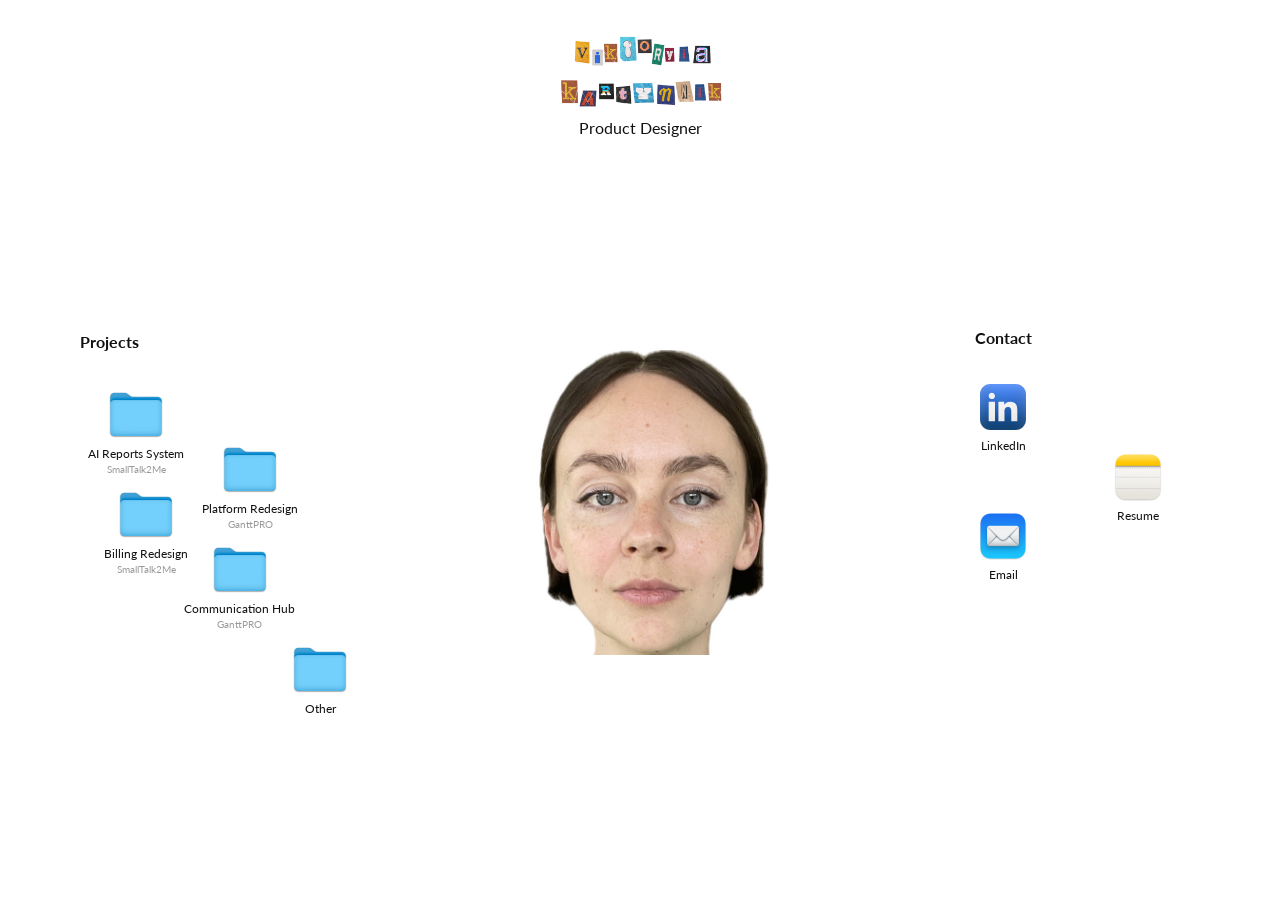
<file: index.html>
<!DOCTYPE html>
<html lang="en">
<head>
<meta charset="UTF-8">
<link rel="icon" type="image/x-icon" href="/favicon.ico">
<link rel="icon" type="image/png" href="/favicon.png">
<link rel="apple-touch-icon" href="/apple-touch-icon.png">
<meta name="viewport" content="width=device-width, initial-scale=1.0">
<title>Viktoryia Kartynnik — Product Designer</title>
<meta name="description" content="Product designer making complex, data-heavy products feel simple — conversational AI, AI assessment reports, and an 800,000-user SaaS platform.">
<meta property="og:type" content="website">
<meta property="og:site_name" content="Viktoryia Kartynnik">
<meta property="og:title" content="Viktoryia Kartynnik — Product Designer">
<meta property="og:description" content="Product designer making complex, data-heavy products feel simple — conversational AI, AI assessment reports, and an 800,000-user SaaS platform.">
<meta property="og:url" content="https://viktoryia-kartynnik.com/">
<meta property="og:image" content="https://viktoryia-kartynnik.com/images/face-open.jpg">
<meta property="og:image:width" content="1102">
<meta property="og:image:height" content="640">
<meta name="twitter:card" content="summary_large_image">
<link rel="preload" href="images/face-open.jpg" as="image">
<link href="https://fonts.googleapis.com/css2?family=Lato:wght@400;700&display=swap" rel="stylesheet">
<style>
*, *::before, *::after { box-sizing: border-box; margin: 0; padding: 0; }
html, body {
  width: 100%; min-height: 100vh;
  background: #fff; color: #111;
  font-family: "Lato", system-ui, sans-serif;
  overflow-x: hidden;
}

/* ── PAGE GRID ── */
.page {
  width: 100vw; min-height: 100vh;
  display: grid;
  grid-template-rows: auto 1fr;
  grid-template-columns: 260px 1fr 240px;
  grid-template-areas: "header header header" "left center right";
}

/* ── HEADER ── */
header {
  grid-area: header;
  display: flex; flex-direction: column; align-items: center;
  padding: 2rem 2rem 0;
}
.name-wrap { display: flex; flex-direction: column; align-items: center; }
.name-wrap img { display: block; height: 40px; width: auto; }
.role { font-size: 1rem; font-weight: 400; color: #111; margin-top: 0.4rem; }

/* ── LEFT: PROJECTS — bottom-aligned, tight to face ── */
.col-left { grid-area: left; padding: 0 0 0 5rem; display: flex; flex-direction: column; justify-content: center; }
.col-left h2 { font-size: 1rem; font-weight: 700; margin-bottom: 1.8rem; }

/* Relative container — Other folder dropped well below Communication Hub */
.folder-layout {
  position: relative;
  height: 325px;
}

/* Each folder item */
.fi {
  position: absolute;
  display: flex; flex-direction: column; align-items: center; gap: 5px;
  text-decoration: none; color: #111;
  padding: 6px 8px; border-radius: 10px;
  cursor: pointer;
  transition: background 0.12s, transform 0.12s;
  -webkit-tap-highlight-color: transparent;
}
.fi:hover { background: rgba(0,0,0,0.05); transform: scale(1.05); }
.fi:has(.radial-menu.open):hover { background: transparent; transform: none; }
.fi img.fi-icon { width: 56px; height: 56px; object-fit: contain; display: block; }
.fi-label {
  font-size: 0.72rem; text-align: center; line-height: 1.3;
  white-space: nowrap;
  color: #111;
}
.fi-label small {
  display: block;
  font-size: 0.63rem;
  color: #999;
  margin-top: 1px;
}

/* Positions from Figma (staggered, matching original design) */
.fi-ai    { left: 0px;   top: 0px;   }
.fi-glob  { left: 114px; top: 55px;  }
.fi-bill  { left: 16px;  top: 100px; }
.fi-comms { left: 96px;  top: 155px; }
.fi-other { left: 150px; top: 255px; }

/* ────────────────────────────────────────────
   RADIAL "OTHER" MENU  –  Apple macOS style
   Items fan to the right (matching Figma Frame 4)
   ──────────────────────────────────────────── */
.other-wrap { position: relative; }

/* Origin at icon center (28px, 28px) */
.radial-menu {
  position: absolute;
  top: 28px; left: 28px;
  width: 0; height: 0;
  pointer-events: none;
  z-index: 300;
}

.ri {
  position: absolute;
  display: flex; align-items: center; justify-content: center;
  text-decoration: none;
  pointer-events: none;
  opacity: 0;
  transform: translate(var(--tx), var(--ty)) translate(-50%, -50%) rotate(var(--rot, 0deg));
  padding: 5px 11px;
  border-radius: 4px;
  font-size: 0.75rem; font-weight: 500;
  color: #2e2e2e;
  white-space: nowrap;
  box-shadow: 0 1px 4px rgba(0,0,0,0.08), 0 0.5px 1px rgba(0,0,0,0.05);
  letter-spacing: 0.01em;
  transition: opacity 0.15s ease;
}
.radial-menu.open .ri {
  opacity: 1;
  pointer-events: all;
}
.radial-menu.open .ri:hover {
  transform: translate(var(--tx), var(--ty)) translate(-50%, -50%) translateY(-3px) rotate(var(--rot, 0deg));
  transition: opacity 0.15s ease, transform 0.15s ease;
}

/* Backdrop */
.backdrop { display:none; position:fixed; inset:0; z-index:150; cursor:default; }
.backdrop.on { display:block; }

/* ── CENTER: FACE ── */
.col-center {
  grid-area: center;
  display: flex; align-items: center; justify-content: center;
  padding: 0 0 2rem;
}

.face-wrap {
  position: relative;
  /* Face image: 1102×640px, displayed at 551px wide */
  width: min(551px, 41vw);
  user-select: none;
}

/* Two stacked images — JS does instant swap for blink */
.face-img { display: block; width: 100%; height: auto; }
.face-img.open  { position: relative; }
.face-img.close { position: absolute; top: 0; left: 0; width: 100%; opacity: 0; }

/* Hover zone — covers entire face, above the strip */
.face-hover-zone {
  position: absolute; inset: 0; cursor: default; z-index: 20;
}

/*
  Mouth flap — stop-motion paper collage.
  IDLE:  PNG sits invisibly over the portrait's lower face — perfectly blended.
  HOVER: the cutout drops as one rigid piece, revealing the open mouth beneath.
         Movement is large and deliberate — stop-motion, not subtle.
         The rectangular lower-face cutout IS the intended visible object on hover.
  Open:  quick snap down (0.24s ease-out) = physical paper weight dropping.
  Close: slower float back (0.42s) = unhurried, editorial.
*/
.mouth-strip-wrap {
  position: absolute;
  left: 42.68%;
  top: 71%;
  width: 14.155%; /* proportional: 78px / 551px face */
  pointer-events: none;
  z-index: 15;
  opacity: 0;
  transition: transform 0.22s cubic-bezier(0.4, 0, 0.2, 1), opacity 0s;
}
.mouth-strip-img {
  display: block;
  width: 100%;
  height: auto;
  pointer-events: none;
}
.mouth-strip-wrap.open {
  opacity: 1;
  transform: translateY(min(24px, 1.786vw)); /* scales with face at 41vw */
  transition: transform 0.24s cubic-bezier(0.33, 1, 0.68, 1), opacity 0.05s;
}

/*
  Paper note — scanned blue paper, tucked behind the portrait.
  Small, secondary, never dominant. Slides out from behind the face
  as if someone quietly placed it into the composition.

  Starts: shifted left + slightly low, behind the face edge (translateX negative).
  Ends:   gently settled to the right, at a slight angle — placed by hand.
  The permanent tilt in the visible state is intentional.
*/
/*
  Paper note: real scanned PNG (1028x892px RGBA).
  Slides from slightly behind the face. Text overlays on top of the image.
  Permanent slight tilt in visible state = placed by hand.
*/
.about-pop {
  position: absolute;
  top: calc(58% + 30px);
  left: calc(60% + 30px);
  width: 220px;
  opacity: 0;
  pointer-events: none;
  transform: translateX(-14px) rotate(-1.5deg) scale(0.96);
  transform-origin: left center;
  transition:
    opacity  0.32s ease,
    transform 0.42s cubic-bezier(0.25, 0.46, 0.45, 0.94);
  z-index: 80;
}
.about-pop.visible {
  opacity: 0.94;
  transform: translateX(0) rotate(-0.7deg) scale(1);
}
.note-img { display: none; }
.note-text {
  position: relative;
  top: auto; left: auto; right: auto; bottom: auto;
  display: block;
  background:
    repeating-linear-gradient(
      to bottom,
      transparent,
      transparent calc(1.55rem - 1px),
      rgba(180, 210, 235, 0.35) calc(1.55rem - 1px),
      rgba(180, 210, 235, 0.35) 1.55rem
    ),
    #eef4f0;
  box-shadow:
    2px 5px 18px rgba(0,0,0,0.10),
    0 1px 3px rgba(0,0,0,0.06);
  padding: 13px 15px 18px 22px;
  overflow: visible;
  clip-path: polygon(
    0% 4px, 3px 0%, 8px 3px, 14px 0%, 20px 2px, 27px 0%,
    34px 3px, 40px 0%, 100% 0%, 100% 100%,
    0% 100%
  );
}
.note-text::before {
  content: '';
  position: absolute;
  top: 0; left: 18px;
  width: 1px; height: 100%;
  background: rgba(220, 100, 100, 0.35);
}
.note-text p {
  font-size: 0.72rem; line-height: 1.55rem; color: #111111; font-weight: 500;
  letter-spacing: 0.005em;
  position: relative;
}

/* Hover states driven by JS (.mouth-strip-wrap.open, .about-pop.visible) */

/* ── RIGHT: CONTACT — bottom-aligned, tight to face ── */
.col-right { grid-area: right; padding: 0 0 100px 0; margin-left: -65px; display: flex; flex-direction: column; justify-content: center; }
.col-right h2 { font-size: 1rem; font-weight: 700; margin-bottom: 1.8rem; }
.contact-icons { display: grid; grid-template-columns: 56px 56px; gap: 1.4rem 1.2rem; }
.ci {
  display: flex; flex-direction: column; align-items: center; gap: 4px;
  text-decoration: none; color: #111; border-radius: 10px; padding: 4px 6px;
  transition: transform 0.15s, background 0.12s;
  align-self: start;
  width: 56px;
}
.ci:hover { transform: scale(1.06); background: rgba(0,0,0,0.04); }
.ci img { width: 56px; height: 56px; object-fit: contain; display: block; border-radius: 12px; }
.ci-lbl { font-size: 0.72rem; color: #111; text-align: center; white-space: nowrap; }
.contact-icons .ci:nth-child(2) { margin-left: 60px; margin-top: 70px; }
.contact-icons .ci:nth-child(3) { margin-top: -20px; position: relative; top: -25px; }

/* ── TABLET (≤ 900px) ── */
@media (max-width: 900px) {
  .page { grid-template-columns: 200px 1fr 180px; }
  .col-left { padding: 0 0 0 1.5rem; }
  .col-right { margin-left: -30px; padding-bottom: 60px; }
  .about-pop { left: auto; right: -8px; top: calc(55% + 15px); width: 185px;
    transform: translateX(14px) rotate(-1.5deg) scale(0.96); transform-origin: right center; }
  .about-pop.visible { transform: translateX(0) rotate(-0.7deg) scale(1); }
}

/* ── MOBILE (≤ 640px) ── */
@media (max-width: 640px) {
  .page { display: flex; flex-direction: column; align-items: stretch; min-height: 100vh; width: 100%; }

  header { padding: 1.5rem 1.5rem 0.5rem; }

  .col-center { padding: 1rem 0 0.5rem; justify-content: center; }
  .face-wrap { width: 90vw; margin: 0 auto; }
  .mouth-strip-wrap.open { transform: translateY(min(24px, 3.921vw)); }
  .about-pop { left: auto; right: -12px; top: calc(50% + 10px); width: min(195px, 52vw);
    transform: translateX(14px) rotate(-1.5deg) scale(0.96); transform-origin: right center; }
  .about-pop.visible { transform: translateX(0) rotate(-0.7deg) scale(1); }

  .col-left { padding: 1.5rem 1.5rem 0.5rem; justify-content: flex-start; align-items: flex-start; }
  .col-left h2 { margin-bottom: 1rem; }
  .folder-layout { position: static; height: auto; display: grid;
    grid-template-columns: repeat(2, auto); gap: 0.2rem 1.2rem; justify-content: start; }
  .fi { position: static; }
  .fi-ai, .fi-glob, .fi-bill, .fi-comms { left: auto; top: auto; }
  .fi-other { position: relative; left: auto; top: auto; }
  .fi-label { white-space: normal; }

  .radial-menu { top: calc(100% + 4px); left: 0; width: auto; height: auto;
    display: none; flex-direction: column; gap: 4px; padding: 6px;
    background: #fff; border-radius: 10px; box-shadow: 0 4px 18px rgba(0,0,0,0.13); }
  .radial-menu.open { display: flex; }
  .ri { position: static; transform: none !important; opacity: 1; pointer-events: all; width: max-content; }

  .col-right { margin-left: 0; padding: 1.5rem 1.5rem 2.5rem; justify-content: flex-start; align-items: flex-start; }
  .col-right h2 { margin-bottom: 1rem; }
  .contact-icons { display: flex; flex-direction: row; gap: 1.2rem; align-items: flex-start; }
  .contact-icons .ci:nth-child(1),
  .contact-icons .ci:nth-child(2),
  .contact-icons .ci:nth-child(3) { margin: 0 !important; top: auto !important; position: static !important; width: 56px; }
}
</style>
<!-- Google tag (gtag.js) -->
<script async src="https://www.googletagmanager.com/gtag/js?id=G-SY1KEPDGD8"></script>
<script>
  window.dataLayer = window.dataLayer || [];
  function gtag(){dataLayer.push(arguments);}
  gtag('js', new Date());
  gtag('config', 'G-SY1KEPDGD8');
</script>
</head>
<body>
<div class="page">

  <!-- HEADER -->
  <header>
    <div class="name-wrap">
      <img src="images/name-row2.png" alt="VIKTORYIA">
      <img src="images/name-row1.png" alt="KARTYNNIK">
    </div>
    <span class="role">Product Designer</span>
  </header>

  <!-- LEFT: PROJECTS -->
  <aside class="col-left">
    <h2>Projects</h2>
    <div class="folder-layout">

      <a class="fi fi-ai" href="projects/ai-reports.html">
        <img class="fi-icon" src="images/folder-ai-reports.png" alt="">
        <span class="fi-label">AI Reports System<small>SmallTalk2Me</small></span>
      </a>

      <a class="fi fi-glob" href="projects/global-redesign.html">
        <img class="fi-icon" src="images/folder-global.png" alt="">
        <span class="fi-label">Platform Redesign<small>GanttPRO</small></span>
      </a>

      <a class="fi fi-bill" href="projects/b2b-billing.html">
        <img class="fi-icon" src="images/folder-billing.png" alt="">
        <span class="fi-label">Billing Redesign<small>SmallTalk2Me</small></span>
      </a>

      <a class="fi fi-comms" href="projects/communication-hub.html">
        <img class="fi-icon" src="images/folder-communication.png" alt="">
        <span class="fi-label">Communication Hub<small>GanttPRO</small></span>
      </a>

      <!--
        "Other" dropped far below Communication Hub (top:242) so radial
        items can arc freely to the right without any overlap.
        Other icon centre: top:350+28=378px in layout.
        Arc goes right-side, items at ty –90 to +45 (all > 242 when added to 378).
        Labels appear to the RIGHT of each circle (row layout).
      -->
      <div class="fi fi-other other-wrap" id="otherFolder">
        <img class="fi-icon" src="images/folder-other.png" alt="">
        <span class="fi-label">Other</span>

        <div class="radial-menu" id="radialMenu">

          <a class="ri" href="projects/b2c-pricing.html"
             style="--tx:60px; --ty:-100px; --rot:-2deg; background:#b8d6ed;">B2C Pricing</a>

          <a class="ri" href="projects/permissions-roles.html"
             style="--tx:110px; --ty:-72px; --rot:1.5deg; background:#e8ddc8;">Permissions & Roles</a>

          <a class="ri" href="projects/b2b-english.html"
             style="--tx:148px; --ty:-30px; --rot:-1deg; background:#f0ece4;">Corporate English</a>

          <a class="ri" href="projects/ganttpro-mobile.html"
             style="--tx:158px; --ty:16px; --rot:2deg; background:#d4c4e8;">GanttPRO Mobile</a>

          <a class="ri" href="projects/team-management.html"
             style="--tx:144px; --ty:62px; --rot:-1.5deg; background:#e8d4b4;">Team Management</a>

          <a class="ri" href="projects/b2c-giveaway.html"
             style="--tx:112px; --ty:104px; --rot:1deg; background:#c4e8d0;">Giveaway Campaign</a>

        </div>
      </div>

    </div>
  </aside>

  <!-- CENTER: FACE -->
  <main class="col-center">
    <div class="face-wrap" id="faceWrap">

      <!-- State 1: eyes open (default) -->
      <img class="face-img open"  id="faceOpen"   src="images/face-open.jpg"   alt="Viktoryia Kartynnik">
      <!-- State 2: eyes closed — swapped instantly by JS -->
      <img class="face-img close" id="faceClosed" src="images/face-closed.jpg" alt="">

      <!-- Hover zone: any mouseover of the face triggers mouth + popup -->
      <div class="face-hover-zone"></div>

      <!-- Mouth flap: real Figma PNG asset. Hinges at top edge on hover. -->
      <div class="mouth-strip-wrap" id="mouthStrip">
        <img class="mouth-strip-img" src="assets/mouth-flap.png" alt="">
      </div>

      <!-- Paper note: real scanned paper PNG from Figma. Text overlays on top. -->
      <div class="about-pop">
        <img class="note-img" src="assets/paper-note.png" alt="">
        <div class="note-text">
          <p>Product Designer<br>4+ years experience<br><br>B2B SaaS<br>AI products<br>Complex systems<br><br>Making difficult things<br>feel obvious.</p>
        </div>
      </div>

    </div>
  </main>

  <!-- RIGHT: CONTACT -->
  <aside class="col-right">
    <h2>Contact</h2>
    <div class="contact-icons">

      <!-- LinkedIn — real icon from Figma export -->
      <a class="ci" href="https://www.linkedin.com/in/vkartynnik/" target="_blank">
        <img src="images/linkedin.svg" alt="LinkedIn">
        <span class="ci-lbl">LinkedIn</span>
      </a>

      <a class="ci" href="/resume-a.html" target="_blank">
        <img src="images/icon-resume.png" alt="Resume">
        <span class="ci-lbl">Resume</span>
      </a>

      <a class="ci" href="mailto:viktoryiakartynnik@gmail.com">
        <img src="images/icon-email.png" alt="Email">
        <span class="ci-lbl">Email</span>
      </a>

    </div>
  </aside>

</div>
<div class="backdrop" id="backdrop"></div>

<script>
/* ═══════════════════════════════════════════════════════
   BLINK
   Figma spec: After delay 1200ms, Animation: INSTANT
   → No transition. Hard swap between face-open / face-closed.
   ═══════════════════════════════════════════════════════ */
const faceOpen   = document.getElementById("faceOpen");
const faceClosed = document.getElementById("faceClosed");

function doBlink() {
  // INSTANT close — remove any transition, swap immediately
  faceOpen.style.transition   = "none";
  faceClosed.style.transition = "none";
  faceOpen.style.opacity   = "0";
  faceClosed.style.opacity = "1";

  // Hold closed for a natural blink duration (~120ms), then INSTANT reopen
  setTimeout(() => {
    faceOpen.style.transition   = "none";
    faceClosed.style.transition = "none";
    faceOpen.style.opacity   = "1";
    faceClosed.style.opacity = "0";
  }, 120);
}

function scheduleBlink() {
  // Figma: 1200ms base delay. Add small random variation for realism.
  const delay = 1200 + Math.random() * 2000; // 1.2s – 3.2s
  setTimeout(() => {
    doBlink();
    // 18% chance of a double-blink (natural eye behaviour)
    if (Math.random() < 0.18) {
      setTimeout(doBlink, 340);
    }
    scheduleBlink();
  }, delay);
}
// First blink after initial 1200ms (as per Figma)
setTimeout(scheduleBlink, 1200);


/* ═══════════════════════════════════════════════════════
   FACE HOVER — paper cut-out mouth + hand-placed note
   Mouth opens immediately (paper flap drops).
   Note appears 120ms later — slight delay = "suddenly speaking".
   On exit: note fades first, then mouth closes calmly.
   ═══════════════════════════════════════════════════════ */
const faceHoverZone  = document.querySelector('.face-hover-zone');
const mouthStrip     = document.getElementById('mouthStrip');
const aboutPop       = document.querySelector('.about-pop');

let noteTimer  = null;
let closeTimer = null;

faceHoverZone.addEventListener('mouseenter', () => {
  clearTimeout(closeTimer);
  // Flap opens immediately
  mouthStrip.classList.add('open');
  // Note slides in 130ms later — "the portrait quietly starts speaking"
  clearTimeout(noteTimer);
  noteTimer = setTimeout(() => aboutPop.classList.add('visible'), 130);
});

faceHoverZone.addEventListener('mouseleave', () => {
  clearTimeout(noteTimer);
  // Note retreats first
  aboutPop.classList.remove('visible');
  // Flap closes after note has started fading
  closeTimer = setTimeout(() => mouthStrip.classList.remove('open'), 200);
});

/* ── TOUCH: tap face to open/close mouth + note (mobile) ── */
let touchActive = false;
faceHoverZone.addEventListener('touchstart', (e) => {
  e.preventDefault();
  if (!touchActive) {
    touchActive = true;
    clearTimeout(closeTimer);
    mouthStrip.classList.add('open');
    clearTimeout(noteTimer);
    noteTimer = setTimeout(() => aboutPop.classList.add('visible'), 130);
  } else {
    touchActive = false;
    clearTimeout(noteTimer);
    aboutPop.classList.remove('visible');
    closeTimer = setTimeout(() => mouthStrip.classList.remove('open'), 200);
  }
}, { passive: false });

document.addEventListener('touchstart', (e) => {
  if (touchActive && !faceHoverZone.contains(e.target)) {
    touchActive = false;
    clearTimeout(noteTimer);
    aboutPop.classList.remove('visible');
    closeTimer = setTimeout(() => mouthStrip.classList.remove('open'), 200);
  }
}, { passive: true });


/* ═══════════════════════════════════════════════════════
   RADIAL "OTHER" MENU
   ═══════════════════════════════════════════════════════ */
const otherFolder = document.getElementById("otherFolder");
const radialMenu  = document.getElementById("radialMenu");
const backdrop    = document.getElementById("backdrop");
let menuOpen = false;
let snapTimer = null;

function openMenu() {
  if (menuOpen) return;
  menuOpen = true;
  radialMenu.classList.remove("snapping");
  void radialMenu.offsetHeight; // force reflow
  radialMenu.classList.add("open");
  backdrop.classList.add("on");
}

function closeMenu() {
  if (!menuOpen) return;
  menuOpen = false;
  radialMenu.classList.remove("open");
  radialMenu.classList.add("snapping");
  backdrop.classList.remove("on");
  clearTimeout(snapTimer);
  snapTimer = setTimeout(() => radialMenu.classList.remove("snapping"), 250);
}

otherFolder.addEventListener("click", e => {
  e.stopPropagation();
  menuOpen ? closeMenu() : openMenu();
});

backdrop.addEventListener("click", closeMenu);

document.addEventListener("click", e => {
  if (menuOpen && !otherFolder.contains(e.target)) closeMenu();
});

document.addEventListener("keydown", e => {
  if (e.key === "Escape") closeMenu();
});

// Stop radial item clicks from bubbling to otherFolder
radialMenu.addEventListener("click", e => e.stopPropagation());
</script>
</body>
</html>
</file>
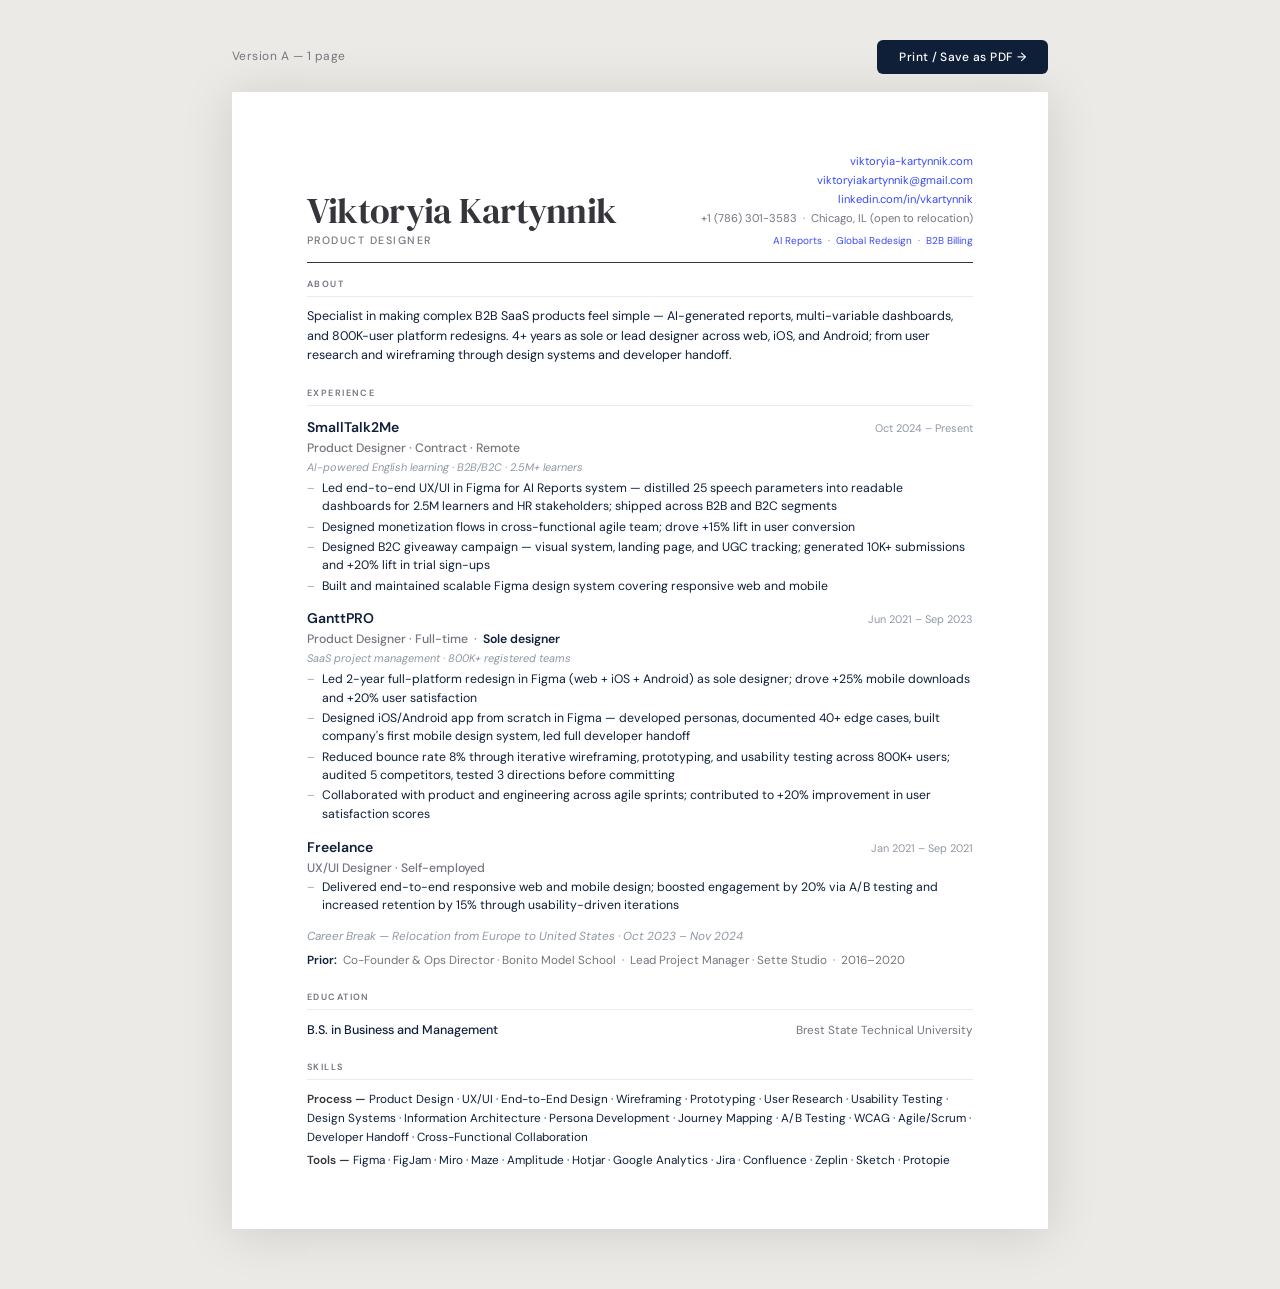
<file: resume-1page.html>
<!DOCTYPE html>
<html lang="en">
<head>
<meta charset="UTF-8">
<meta name="viewport" content="width=device-width, initial-scale=1.0">
<title>Viktoryia Kartynnik — Resume (1-page)</title>
<link rel="preconnect" href="https://fonts.googleapis.com">
<link href="https://fonts.googleapis.com/css2?family=DM+Sans:ital,wght@0,300;0,400;0,500;0,600;1,400&family=DM+Serif+Display&display=swap" rel="stylesheet">
<style>
*, *::before, *::after { box-sizing: border-box; margin: 0; padding: 0; }

:root {
  --name:    #35353b;   /* name / charcoal headings */
  --body:    #0f1f38;   /* body text, bullets, company names */
  --link:    #3b4bf3;   /* hyperlinks */
  --muted:   #74767f;   /* section labels, dates */
  --light:   #9098a3;   /* job meta, italic */
  --rule:    #ebebec;   /* divider lines */
  --bg:      #ffffff;
}

@page { size: letter; margin: 0.62in 0.78in; }

body {
  font-family: 'DM Sans', system-ui, sans-serif;
  font-size: 9.6pt;
  line-height: 1.48;
  color: var(--body);
  background: var(--bg);
}

/* ─── SCREEN WRAPPER ─── */
@media screen {
  body { background: #eceae6; padding: 40px 20px 60px; }
  .page {
    background: var(--bg);
    width: 8.5in;
    min-height: 11in;
    margin: 0 auto;
    padding: 0.62in 0.78in;
    box-shadow: 0 4px 48px rgba(0,0,0,0.13);
  }
  .toolbar {
    width: 8.5in;
    margin: 0 auto 18px;
    display: flex;
    justify-content: space-between;
    align-items: center;
  }
  .toolbar-label { font-family: 'DM Sans', sans-serif; font-size: 12px; color: var(--muted); letter-spacing: 0.04em; }
  .btn-print {
    background: var(--body); color: #fff; border: none;
    padding: 9px 22px; border-radius: 6px; cursor: pointer;
    font-family: 'DM Sans', sans-serif; font-size: 12px; font-weight: 500;
    letter-spacing: 0.03em; transition: background 0.15s;
  }
  .btn-print:hover { background: var(--name); }
}
@media print {
  .toolbar { display: none; }
  .page { padding: 0; }
}

/* ─── HEADER ─── */
.header {
  display: flex;
  justify-content: space-between;
  align-items: flex-end;
  padding-bottom: 10pt;
  margin-bottom: 11pt;
  border-bottom: 1.2pt solid var(--name);
}
.header-left h1 {
  font-family: 'DM Serif Display', Georgia, serif;
  font-size: 27pt;
  font-weight: 400;
  letter-spacing: -0.02em;
  line-height: 1;
  color: var(--name);
  margin-bottom: 3pt;
}
.header-left .role {
  font-size: 8pt;
  font-weight: 500;
  letter-spacing: 0.14em;
  text-transform: uppercase;
  color: var(--muted);
}
.header-right {
  text-align: right;
  font-size: 8.4pt;
  color: var(--muted);
  line-height: 1.7;
}
.header-right a { color: var(--link); text-decoration: none; }
.header-right a:hover { text-decoration: underline; }
.case-studies { font-size: 7.5pt; margin-top: 3pt; color: var(--muted); }
.case-studies a { color: var(--link); text-decoration: none; }
.case-studies a:hover { text-decoration: underline; }
.sole { font-weight: 600; color: var(--body); }

/*
  PROXIMITY HIERARCHY (Nielsen Norman)
  Level 1 — within a job block:  1–2pt   (tightest — same card)
  Level 2 — between jobs:       10pt    (medium  — different cards)
  Level 3 — between sections:   16pt    (largest — different topics)
*/

/* ─── SECTION ─── */
.section { margin-bottom: 16pt; }   /* L3 — between major sections */
.section:last-child { margin-bottom: 0; }

.section-label {
  font-size: 6.8pt;
  font-weight: 600;
  letter-spacing: 0.16em;
  text-transform: uppercase;
  color: var(--muted);
  padding-bottom: 3.5pt;
  margin-bottom: 8pt;              /* label → first content: slightly generous */
  border-bottom: 0.5pt solid var(--rule);
}

/* ─── ABOUT ─── */
.about p {
  font-size: 9.4pt;
  line-height: 1.56;
  color: var(--body);
}

/* ─── JOB ─── */
.job { margin-bottom: 10pt; }      /* L2 — between jobs */
.job:last-of-type { margin-bottom: 0; }

.job-top {
  display: flex;
  justify-content: space-between;
  align-items: baseline;
  margin-bottom: 1pt;              /* L1 — company → title */
}
.job-company {
  font-size: 10.5pt;
  font-weight: 600;
  color: var(--body);
}
.job-date {
  font-size: 8.2pt;
  color: var(--light);
  white-space: nowrap;
}
.job-title {
  font-size: 9.2pt;
  font-weight: 500;
  color: var(--muted);
  margin-bottom: 1pt;              /* L1 — title → meta */
}
.job-meta {
  font-size: 8.2pt;
  color: var(--light);
  font-style: italic;
  margin-bottom: 3pt;              /* L1 — meta → bullets (was 4.5, reduced) */
}
.job ul { list-style: none; padding-left: 0; }
.job ul li {
  position: relative;
  padding-left: 11pt;
  font-size: 9.2pt;
  line-height: 1.5;
  color: var(--body);
  margin-bottom: 1.5pt;           /* L1 — between bullets */
}
.job ul li:last-child { margin-bottom: 0; }
.job ul li::before {
  content: '–';
  position: absolute;
  left: 0;
  color: var(--light);
  font-weight: 300;
}

/* ─── CAREER BREAK ─── */
.career-break {
  font-size: 8.8pt;
  color: var(--light);
  font-style: italic;
  margin-top: 10pt;               /* L2 — same gap as between jobs */
  margin-bottom: 5pt;
}

/* ─── PRIOR ─── */
.prior {
  font-size: 8.8pt;
  color: var(--muted);
  line-height: 1.5;
}
.prior strong { color: var(--body); font-weight: 600; }

/* ─── EDUCATION ─── */
.edu-row {
  display: flex;
  justify-content: space-between;
  align-items: baseline;
  font-size: 9.4pt;
}
.edu-degree { font-weight: 500; color: var(--body); }
.edu-school { color: var(--muted); font-size: 8.8pt; }

/* ─── SKILLS ─── */
.skill-row {
  font-size: 8.8pt;
  line-height: 1.6;
  color: var(--body);
  margin-bottom: 3pt;
}
.skill-row:last-child { margin-bottom: 0; }
.skill-label { font-weight: 600; color: var(--name); }
</style>
</head>
<body>

<div class="toolbar">
  <span class="toolbar-label">Version A — 1 page</span>
  <button class="btn-print" onclick="window.print()">Print / Save as PDF →</button>
</div>

<div class="page">

  <header class="header">
    <div class="header-left">
      <h1>Viktoryia Kartynnik</h1>
      <div class="role">Product Designer</div>
    </div>
    <div class="header-right">
      <a href="https://viktoryia-kartynnik.com/?utm_source=resume&utm_medium=pdf&utm_campaign=1page">viktoryia-kartynnik.com</a><br>
      <a href="mailto:viktoryiakartynnik@gmail.com">viktoryiakartynnik@gmail.com</a><br>
      <a href="https://linkedin.com/in/vkartynnik">linkedin.com/in/vkartynnik</a><br>
      +1 (786) 301-3583 &nbsp;·&nbsp; Chicago, IL (open to relocation)
      <div class="case-studies"><a href="https://viktoryia-kartynnik.com/projects/ai-reports.html?utm_source=resume&utm_medium=pdf&utm_campaign=1page">AI Reports</a> &nbsp;·&nbsp; <a href="https://viktoryia-kartynnik.com/projects/global-redesign.html?utm_source=resume&utm_medium=pdf&utm_campaign=1page">Global Redesign</a> &nbsp;·&nbsp; <a href="https://viktoryia-kartynnik.com/projects/b2b-billing.html?utm_source=resume&utm_medium=pdf&utm_campaign=1page">B2B Billing</a></div>
    </div>
  </header>

  <section class="section about">
    <div class="section-label">About</div>
    <p>Specialist in making complex B2B SaaS products feel simple — AI-generated reports, multi-variable dashboards, and 800K-user platform redesigns. 4+ years as sole or lead designer across web, iOS, and Android; from user research and wireframing through design systems and developer handoff.</p>
  </section>

  <section class="section">
    <div class="section-label">Experience</div>

    <div class="job">
      <div class="job-top">
        <span class="job-company">SmallTalk2Me</span>
        <span class="job-date">Oct 2024 – Present</span>
      </div>
      <div class="job-title">Product Designer · Contract · Remote</div>
      <div class="job-meta">AI-powered English learning · B2B/B2C · 2.5M+ learners</div>
      <ul>
        <li>Led end-to-end UX/UI in Figma for AI Reports system — distilled 25 speech parameters into readable dashboards for 2.5M learners and HR stakeholders; shipped across B2B and B2C segments</li>
        <li>Designed monetization flows in cross-functional agile team; drove +15% lift in user conversion</li>
        <li>Designed B2C giveaway campaign — visual system, landing page, and UGC tracking; generated 10K+ submissions and +20% lift in trial sign-ups</li>
        <li>Built and maintained scalable Figma design system covering responsive web and mobile</li>
      </ul>
    </div>

    <div class="job">
      <div class="job-top">
        <span class="job-company">GanttPRO</span>
        <span class="job-date">Jun 2021 – Sep 2023</span>
      </div>
      <div class="job-title">Product Designer · Full-time &nbsp;·&nbsp; <span class="sole">Sole designer</span></div>
      <div class="job-meta">SaaS project management · 800K+ registered teams</div>
      <ul>
        <li>Led 2-year full-platform redesign in Figma (web + iOS + Android) as sole designer; drove +25% mobile downloads and +20% user satisfaction</li>
        <li>Designed iOS/Android app from scratch in Figma — developed personas, documented 40+ edge cases, built company's first mobile design system, led full developer handoff</li>
        <li>Reduced bounce rate 8% through iterative wireframing, prototyping, and usability testing across 800K+ users; audited 5 competitors, tested 3 directions before committing</li>
        <li>Collaborated with product and engineering across agile sprints; contributed to +20% improvement in user satisfaction scores</li>
      </ul>
    </div>

    <div class="job">
      <div class="job-top">
        <span class="job-company">Freelance</span>
        <span class="job-date">Jan 2021 – Sep 2021</span>
      </div>
      <div class="job-title">UX/UI Designer · Self-employed</div>
      <ul>
        <li>Delivered end-to-end responsive web and mobile design; boosted engagement by 20% via A/B testing and increased retention by 15% through usability-driven iterations</li>
      </ul>
    </div>

    <div class="career-break">Career Break — Relocation from Europe to United States · Oct 2023 – Nov 2024</div>

    <div class="prior">
      <strong>Prior:</strong> &nbsp;Co-Founder &amp; Ops Director · Bonito Model School &nbsp;·&nbsp; Lead Project Manager · Sette Studio &nbsp;·&nbsp; 2016–2020
    </div>
  </section>

  <section class="section">
    <div class="section-label">Education</div>
    <div class="edu-row">
      <span class="edu-degree">B.S. in Business and Management</span>
      <span class="edu-school">Brest State Technical University</span>
    </div>
  </section>

  <section class="section">
    <div class="section-label">Skills</div>
    <div class="skill-row">
      <span class="skill-label">Process — </span>Product Design · UX/UI · End-to-End Design · Wireframing · Prototyping · User Research · Usability Testing · Design Systems · Information Architecture · Persona Development · Journey Mapping · A/B Testing · WCAG · Agile/Scrum · Developer Handoff · Cross-Functional Collaboration
    </div>
    <div class="skill-row">
      <span class="skill-label">Tools — </span>Figma · FigJam · Miro · Maze · Amplitude · Hotjar · Google Analytics · Jira · Confluence · Zeplin · Sketch · Protopie
    </div>
  </section>

</div>
</body>
</html>
</file>
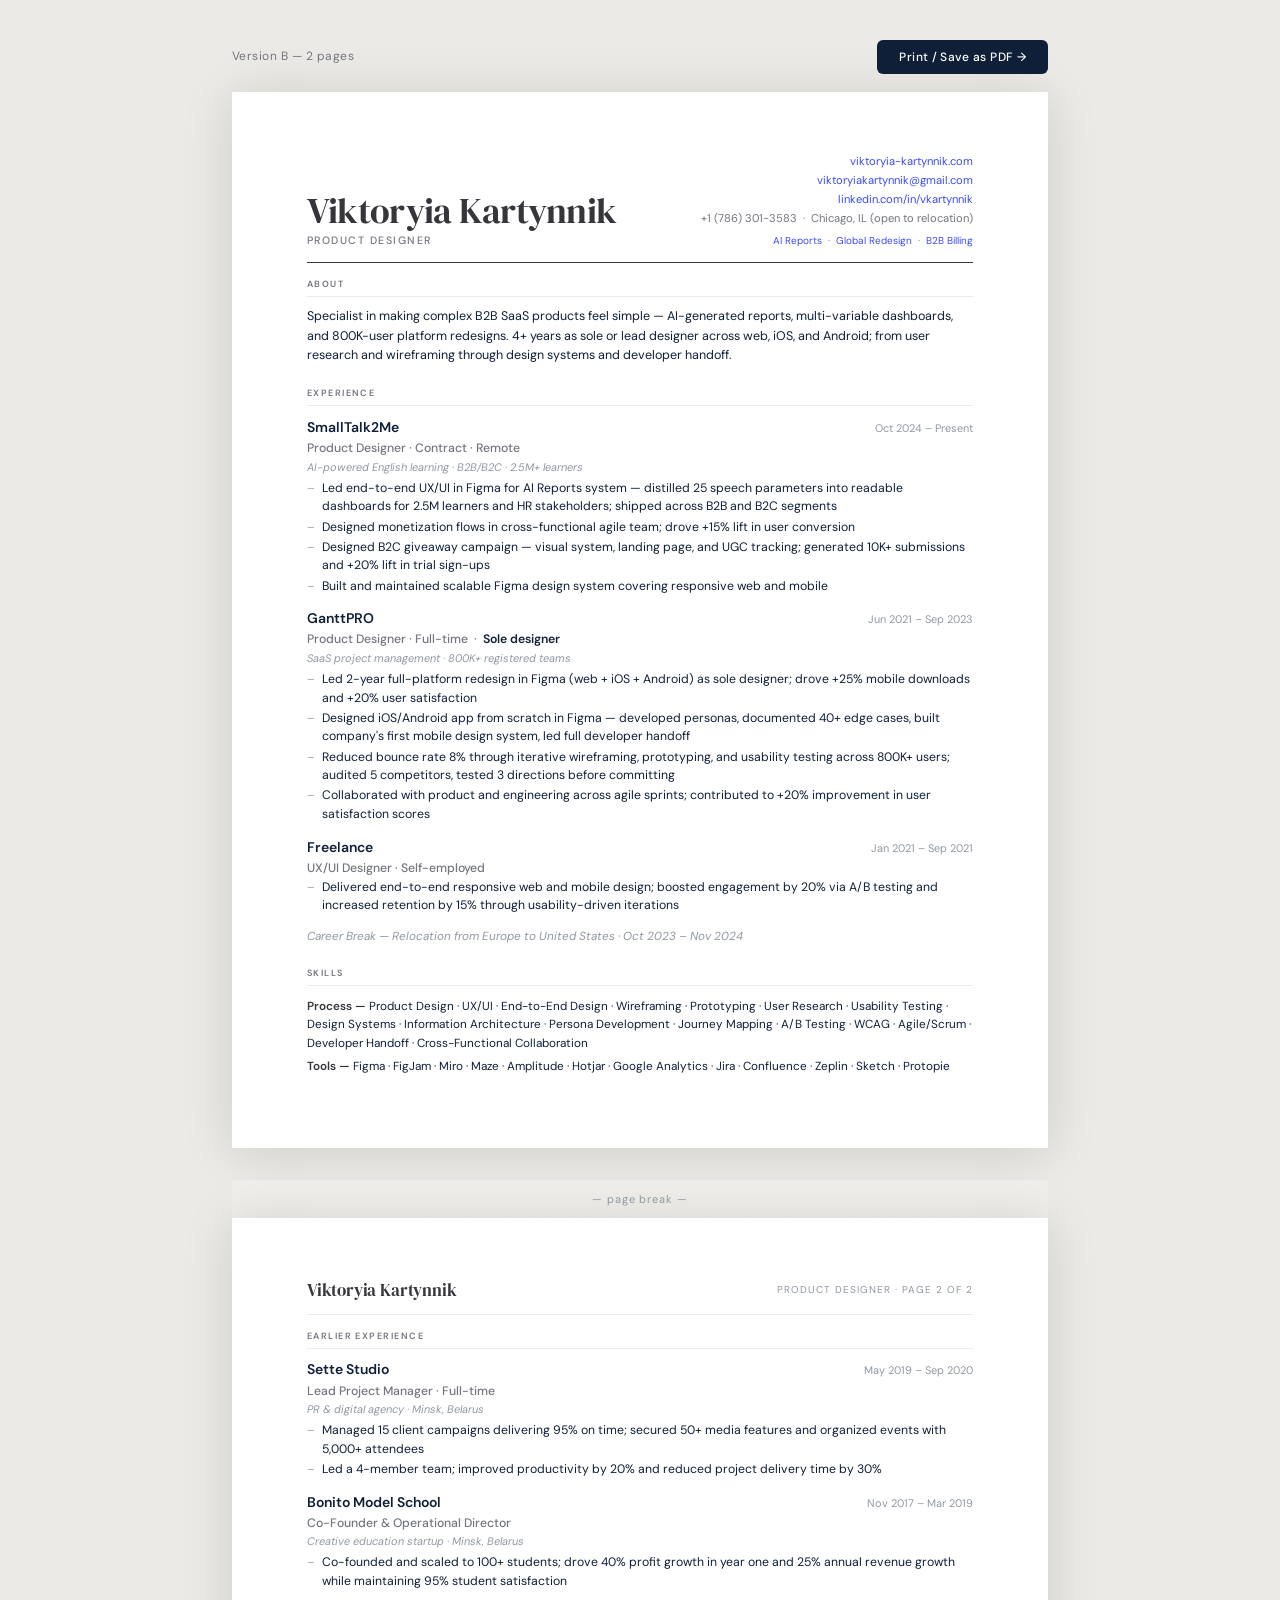
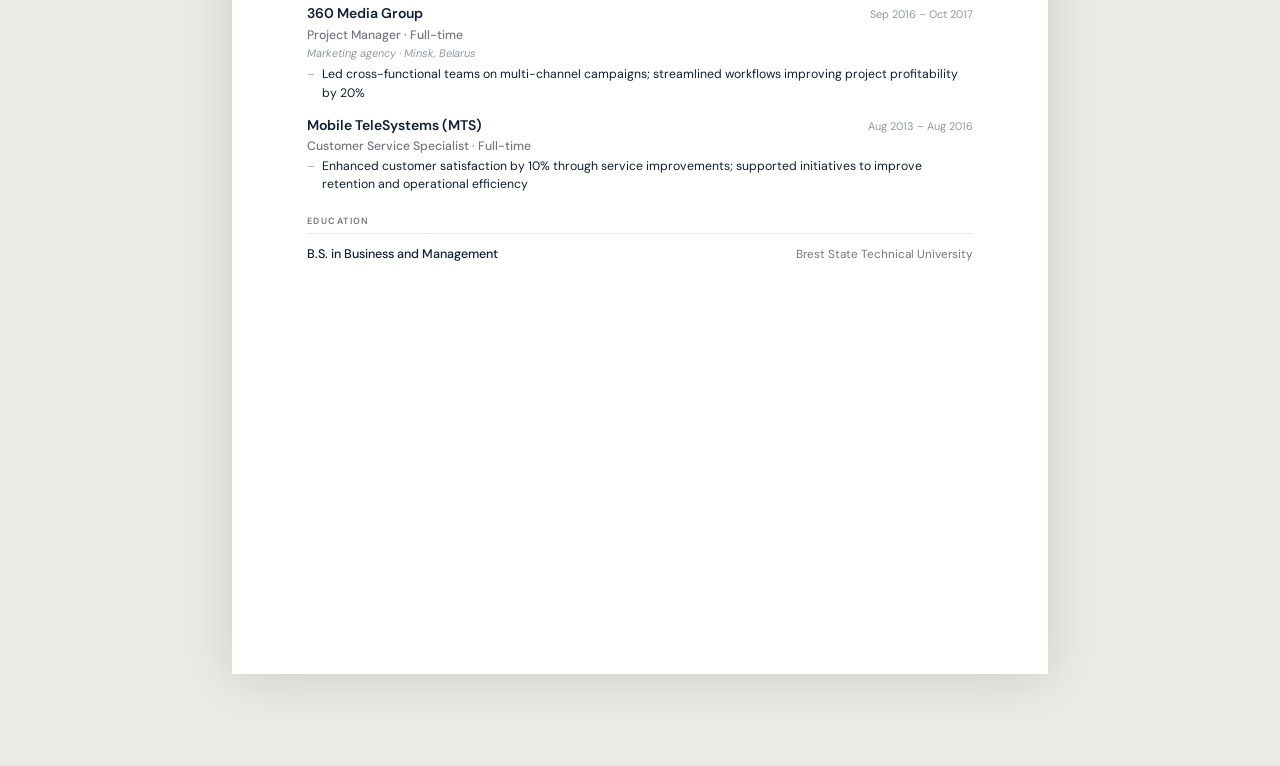
<file: resume-2page.html>
<!DOCTYPE html>
<html lang="en">
<head>
<meta charset="UTF-8">
<meta name="viewport" content="width=device-width, initial-scale=1.0">
<title>Viktoryia Kartynnik — Resume (2-page)</title>
<link rel="preconnect" href="https://fonts.googleapis.com">
<link href="https://fonts.googleapis.com/css2?family=DM+Sans:ital,wght@0,300;0,400;0,500;0,600;1,400&family=DM+Serif+Display&display=swap" rel="stylesheet">
<style>
*, *::before, *::after { box-sizing: border-box; margin: 0; padding: 0; }

:root {
  --name:    #35353b;   /* name / charcoal headings */
  --body:    #0f1f38;   /* body text, bullets, company names */
  --link:    #3b4bf3;   /* hyperlinks */
  --muted:   #74767f;   /* section labels, dates */
  --light:   #9098a3;   /* job meta, italic */
  --rule:    #ebebec;   /* divider lines */
  --bg:      #ffffff;
}

@page { size: letter; margin: 0.62in 0.78in; }

body {
  font-family: 'DM Sans', system-ui, sans-serif;
  font-size: 9.6pt;
  line-height: 1.48;
  color: var(--body);
  background: var(--bg);
}

/* ─── SCREEN WRAPPER ─── */
@media screen {
  body { background: #eceae6; padding: 40px 20px 60px; }
  .page {
    background: var(--bg);
    width: 8.5in;
    min-height: 11in;
    margin: 0 auto 32px;
    padding: 0.62in 0.78in;
    box-shadow: 0 4px 48px rgba(0,0,0,0.13);
  }
  .toolbar {
    width: 8.5in;
    margin: 0 auto 18px;
    display: flex;
    justify-content: space-between;
    align-items: center;
  }
  .toolbar-label { font-family: 'DM Sans', sans-serif; font-size: 12px; color: var(--muted); letter-spacing: 0.04em; }
  .btn-print {
    background: var(--body); color: #fff; border: none;
    padding: 9px 22px; border-radius: 6px; cursor: pointer;
    font-family: 'DM Sans', sans-serif; font-size: 12px; font-weight: 500;
    letter-spacing: 0.03em; transition: background 0.15s;
  }
  .btn-print:hover { background: var(--name); }
  .page-break-indicator {
    width: 8.5in;
    margin: 0 auto;
    text-align: center;
    font-family: 'DM Sans', sans-serif;
    font-size: 11px;
    color: var(--light);
    letter-spacing: 0.08em;
    padding: 10px 0;
    background: #f0eeea;
    border-top: 1px dashed var(--rule);
    border-bottom: 1px dashed var(--rule);
    margin-bottom: 0;
  }
}
@media print {
  .toolbar { display: none; }
  .page-break-indicator { display: none; }
  .page { padding: 0; box-shadow: none; }
  .page-2 { page-break-before: always; }
}

/* ─── HEADER ─── */
.header {
  display: flex;
  justify-content: space-between;
  align-items: flex-end;
  padding-bottom: 10pt;
  margin-bottom: 11pt;
  border-bottom: 1.2pt solid var(--name);
}
.header-left h1 {
  font-family: 'DM Serif Display', Georgia, serif;
  font-size: 27pt;
  font-weight: 400;
  letter-spacing: -0.02em;
  line-height: 1;
  color: var(--name);
  margin-bottom: 3pt;
}
.header-left .role {
  font-size: 8pt;
  font-weight: 500;
  letter-spacing: 0.14em;
  text-transform: uppercase;
  color: var(--muted);
}
.header-right {
  text-align: right;
  font-size: 8.4pt;
  color: var(--muted);
  line-height: 1.7;
}
.header-right a { color: var(--link); text-decoration: none; }
.header-right a:hover { text-decoration: underline; }
.case-studies { font-size: 7.5pt; margin-top: 3pt; color: var(--muted); }
.case-studies a { color: var(--link); text-decoration: none; }
.case-studies a:hover { text-decoration: underline; }
.sole { font-weight: 600; color: var(--body); }

/*
  PROXIMITY HIERARCHY (Nielsen Norman)
  Level 1 — within a job block:  1–3pt   (tightest — same card)
  Level 2 — between jobs:       10pt    (medium  — different cards)
  Level 3 — between sections:   16pt    (largest — different topics)
*/

/* ─── SECTION ─── */
.section { margin-bottom: 16pt; }
.section:last-child { margin-bottom: 0; }

.section-label {
  font-size: 6.8pt;
  font-weight: 600;
  letter-spacing: 0.16em;
  text-transform: uppercase;
  color: var(--muted);
  padding-bottom: 3.5pt;
  margin-bottom: 8pt;
  border-bottom: 0.5pt solid var(--rule);
}

/* ─── ABOUT ─── */
.about p {
  font-size: 9.4pt;
  line-height: 1.56;
  color: var(--body);
}

/* ─── JOB ─── */
.job { margin-bottom: 10pt; }      /* L2 — between jobs */
.job:last-of-type { margin-bottom: 0; }

.job-top {
  display: flex;
  justify-content: space-between;
  align-items: baseline;
  margin-bottom: 1pt;              /* L1 — company → title */
}
.job-company {
  font-size: 10.5pt;
  font-weight: 600;
  color: var(--body);
}
.job-date {
  font-size: 8.2pt;
  color: var(--light);
  white-space: nowrap;
}
.job-title {
  font-size: 9.2pt;
  font-weight: 500;
  color: var(--muted);
  margin-bottom: 1pt;              /* L1 — title → meta */
}
.job-meta {
  font-size: 8.2pt;
  color: var(--light);
  font-style: italic;
  margin-bottom: 3pt;              /* L1 — meta → bullets */
}
.job ul { list-style: none; padding-left: 0; }
.job ul li {
  position: relative;
  padding-left: 11pt;
  font-size: 9.2pt;
  line-height: 1.5;
  color: var(--body);
  margin-bottom: 1.5pt;           /* L1 — between bullets */
}
.job ul li:last-child { margin-bottom: 0; }
.job ul li::before {
  content: '–';
  position: absolute;
  left: 0;
  color: var(--light);
  font-weight: 300;
}

/* ─── CAREER BREAK ─── */
.career-break {
  font-size: 8.8pt;
  color: var(--light);
  font-style: italic;
  margin-top: 10pt;               /* L2 — same gap as between jobs */
  margin-bottom: 5pt;
}

/* ─── EDUCATION ─── */
.edu-row {
  display: flex;
  justify-content: space-between;
  align-items: baseline;
  font-size: 9.4pt;
}
.edu-degree { font-weight: 500; color: var(--body); }
.edu-school { color: var(--muted); font-size: 8.8pt; }

/* ─── SKILLS ─── */
.skill-row {
  font-size: 8.8pt;
  line-height: 1.6;
  color: var(--body);
  margin-bottom: 3pt;
}
.skill-row:last-child { margin-bottom: 0; }
.skill-label { font-weight: 600; color: var(--name); }

/* ─── PAGE 2 HEADER ─── */
.page-2-header {
  display: flex;
  justify-content: space-between;
  align-items: center;
  padding-bottom: 8pt;
  margin-bottom: 11pt;
  border-bottom: 0.5pt solid var(--rule);
}
.page-2-name {
  font-family: 'DM Serif Display', Georgia, serif;
  font-size: 13pt;
  font-weight: 400;
  color: var(--name);
  letter-spacing: -0.01em;
}
.page-2-label {
  font-size: 7.5pt;
  color: var(--light);
  letter-spacing: 0.1em;
  text-transform: uppercase;
}
</style>
</head>
<body>

<div class="toolbar">
  <span class="toolbar-label">Version B — 2 pages</span>
  <button class="btn-print" onclick="window.print()">Print / Save as PDF →</button>
</div>

<!-- ═══════════ PAGE 1 ═══════════ -->
<div class="page">

  <header class="header">
    <div class="header-left">
      <h1>Viktoryia Kartynnik</h1>
      <div class="role">Product Designer</div>
    </div>
    <div class="header-right">
      <a href="https://viktoryia-kartynnik.com/?utm_source=resume&utm_medium=pdf&utm_campaign=2page">viktoryia-kartynnik.com</a><br>
      <a href="mailto:viktoryiakartynnik@gmail.com">viktoryiakartynnik@gmail.com</a><br>
      <a href="https://linkedin.com/in/vkartynnik">linkedin.com/in/vkartynnik</a><br>
      +1 (786) 301-3583 &nbsp;·&nbsp; Chicago, IL (open to relocation)
      <div class="case-studies"><a href="https://viktoryia-kartynnik.com/projects/ai-reports.html?utm_source=resume&utm_medium=pdf&utm_campaign=2page">AI Reports</a> &nbsp;·&nbsp; <a href="https://viktoryia-kartynnik.com/projects/global-redesign.html?utm_source=resume&utm_medium=pdf&utm_campaign=2page">Global Redesign</a> &nbsp;·&nbsp; <a href="https://viktoryia-kartynnik.com/projects/b2b-billing.html?utm_source=resume&utm_medium=pdf&utm_campaign=2page">B2B Billing</a></div>
    </div>
  </header>

  <section class="section about">
    <div class="section-label">About</div>
    <p>Specialist in making complex B2B SaaS products feel simple — AI-generated reports, multi-variable dashboards, and 800K-user platform redesigns. 4+ years as sole or lead designer across web, iOS, and Android; from user research and wireframing through design systems and developer handoff.</p>
  </section>

  <section class="section">
    <div class="section-label">Experience</div>

    <div class="job">
      <div class="job-top">
        <span class="job-company">SmallTalk2Me</span>
        <span class="job-date">Oct 2024 – Present</span>
      </div>
      <div class="job-title">Product Designer · Contract · Remote</div>
      <div class="job-meta">AI-powered English learning · B2B/B2C · 2.5M+ learners</div>
      <ul>
        <li>Led end-to-end UX/UI in Figma for AI Reports system — distilled 25 speech parameters into readable dashboards for 2.5M learners and HR stakeholders; shipped across B2B and B2C segments</li>
        <li>Designed monetization flows in cross-functional agile team; drove +15% lift in user conversion</li>
        <li>Designed B2C giveaway campaign — visual system, landing page, and UGC tracking; generated 10K+ submissions and +20% lift in trial sign-ups</li>
        <li>Built and maintained scalable Figma design system covering responsive web and mobile</li>
      </ul>
    </div>

    <div class="job">
      <div class="job-top">
        <span class="job-company">GanttPRO</span>
        <span class="job-date">Jun 2021 – Sep 2023</span>
      </div>
      <div class="job-title">Product Designer · Full-time &nbsp;·&nbsp; <span class="sole">Sole designer</span></div>
      <div class="job-meta">SaaS project management · 800K+ registered teams</div>
      <ul>
        <li>Led 2-year full-platform redesign in Figma (web + iOS + Android) as sole designer; drove +25% mobile downloads and +20% user satisfaction</li>
        <li>Designed iOS/Android app from scratch in Figma — developed personas, documented 40+ edge cases, built company's first mobile design system, led full developer handoff</li>
        <li>Reduced bounce rate 8% through iterative wireframing, prototyping, and usability testing across 800K+ users; audited 5 competitors, tested 3 directions before committing</li>
        <li>Collaborated with product and engineering across agile sprints; contributed to +20% improvement in user satisfaction scores</li>
      </ul>
    </div>

    <div class="job">
      <div class="job-top">
        <span class="job-company">Freelance</span>
        <span class="job-date">Jan 2021 – Sep 2021</span>
      </div>
      <div class="job-title">UX/UI Designer · Self-employed</div>
      <ul>
        <li>Delivered end-to-end responsive web and mobile design; boosted engagement by 20% via A/B testing and increased retention by 15% through usability-driven iterations</li>
      </ul>
    </div>

    <div class="career-break">Career Break — Relocation from Europe to United States · Oct 2023 – Nov 2024</div>

  </section>

  <section class="section">
    <div class="section-label">Skills</div>
    <div class="skill-row">
      <span class="skill-label">Process — </span>Product Design · UX/UI · End-to-End Design · Wireframing · Prototyping · User Research · Usability Testing · Design Systems · Information Architecture · Persona Development · Journey Mapping · A/B Testing · WCAG · Agile/Scrum · Developer Handoff · Cross-Functional Collaboration
    </div>
    <div class="skill-row">
      <span class="skill-label">Tools — </span>Figma · FigJam · Miro · Maze · Amplitude · Hotjar · Google Analytics · Jira · Confluence · Zeplin · Sketch · Protopie
    </div>
  </section>

</div>

<div class="page-break-indicator">— page break —</div>

<!-- ═══════════ PAGE 2 ═══════════ -->
<div class="page page-2">

  <div class="page-2-header">
    <span class="page-2-name">Viktoryia Kartynnik</span>
    <span class="page-2-label">Product Designer · Page 2 of 2</span>
  </div>

  <section class="section">
    <div class="section-label">Earlier Experience</div>

    <div class="job">
      <div class="job-top">
        <span class="job-company">Sette Studio</span>
        <span class="job-date">May 2019 – Sep 2020</span>
      </div>
      <div class="job-title">Lead Project Manager · Full-time</div>
      <div class="job-meta">PR &amp; digital agency · Minsk, Belarus</div>
      <ul>
        <li>Managed 15 client campaigns delivering 95% on time; secured 50+ media features and organized events with 5,000+ attendees</li>
        <li>Led a 4-member team; improved productivity by 20% and reduced project delivery time by 30%</li>
      </ul>
    </div>

    <div class="job">
      <div class="job-top">
        <span class="job-company">Bonito Model School</span>
        <span class="job-date">Nov 2017 – Mar 2019</span>
      </div>
      <div class="job-title">Co-Founder &amp; Operational Director</div>
      <div class="job-meta">Creative education startup · Minsk, Belarus</div>
      <ul>
        <li>Co-founded and scaled to 100+ students; drove 40% profit growth in year one and 25% annual revenue growth while maintaining 95% student satisfaction</li>
      </ul>
    </div>

    <div class="job">
      <div class="job-top">
        <span class="job-company">360 Media Group</span>
        <span class="job-date">Sep 2016 – Oct 2017</span>
      </div>
      <div class="job-title">Project Manager · Full-time</div>
      <div class="job-meta">Marketing agency · Minsk, Belarus</div>
      <ul>
        <li>Led cross-functional teams on multi-channel campaigns; streamlined workflows improving project profitability by 20%</li>
      </ul>
    </div>

    <div class="job">
      <div class="job-top">
        <span class="job-company">Mobile TeleSystems (MTS)</span>
        <span class="job-date">Aug 2013 – Aug 2016</span>
      </div>
      <div class="job-title">Customer Service Specialist · Full-time</div>
      <ul>
        <li>Enhanced customer satisfaction by 10% through service improvements; supported initiatives to improve retention and operational efficiency</li>
      </ul>
    </div>

  </section>

  <section class="section">
    <div class="section-label">Education</div>
    <div class="edu-row">
      <span class="edu-degree">B.S. in Business and Management</span>
      <span class="edu-school">Brest State Technical University</span>
    </div>
  </section>

</div>

</body>
</html>
</file>
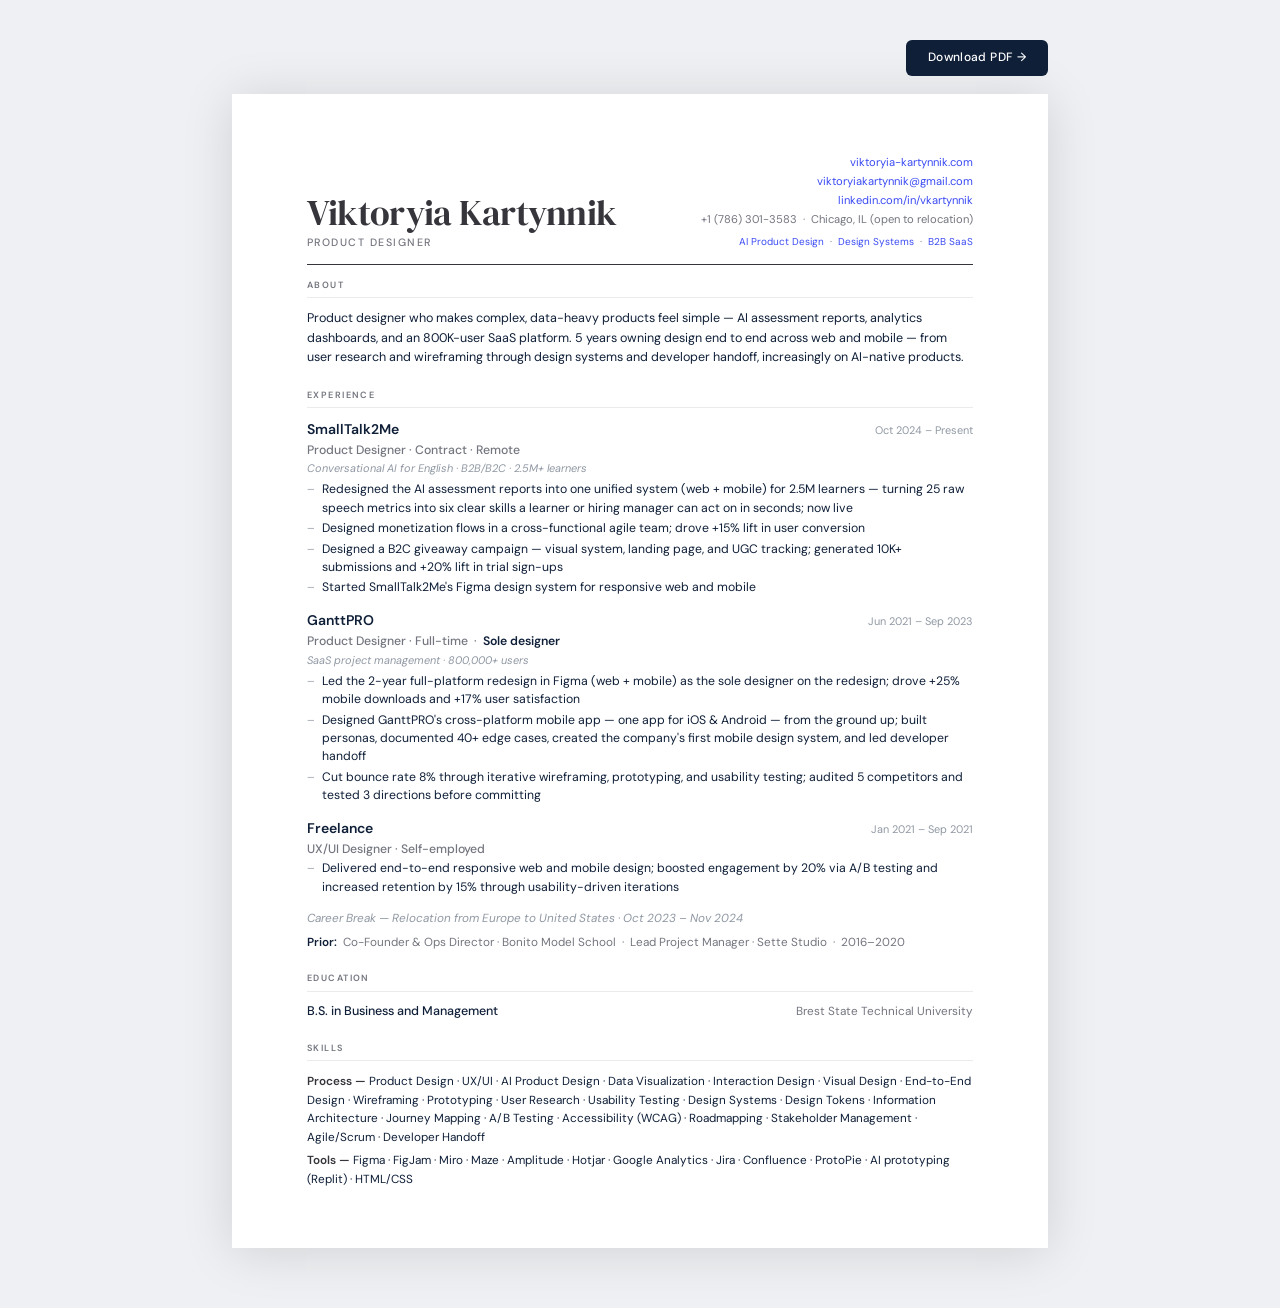
<file: resume-a.html>
<!DOCTYPE html>
<html lang="en">
<head>
<meta charset="UTF-8">
<meta name="viewport" content="width=device-width, initial-scale=1.0">
<title>Viktoryia Kartynnik — Resume</title>
<link rel="preconnect" href="https://fonts.googleapis.com">
<link href="https://fonts.googleapis.com/css2?family=DM+Sans:ital,wght@0,300;0,400;0,500;0,600;1,400&family=DM+Serif+Display&display=swap" rel="stylesheet">
<style>
*, *::before, *::after { box-sizing: border-box; margin: 0; padding: 0; }

:root {
  --name:    #35353b;   /* name / charcoal headings */
  --body:    #0f1f38;   /* body text, bullets, company names */
  --link:    #3b4bf3;   /* hyperlinks */
  --muted:   #74767f;   /* section labels, dates */
  --light:   #9098a3;   /* job meta, italic */
  --rule:    #ebebec;   /* divider lines */
  --bg:      #ffffff;
}

@page { size: letter; margin: 0; }

body {
  font-family: 'DM Sans', system-ui, sans-serif;
  font-size: 9.6pt;
  line-height: 1.48;
  color: var(--body);
  background: var(--bg);
}

/* ─── SCREEN WRAPPER ─── */
@media screen {
  body { background: #eef0f3; padding: 40px 20px 60px; }
  .page {
    background: var(--bg);
    width: 8.5in;
    min-height: 11in;
    margin: 0 auto;
    padding: 0.62in 0.78in;
    box-shadow: 0 4px 48px rgba(0,0,0,0.13);
  }
  .toolbar {
    width: 8.5in;
    margin: 0 auto 18px;
    display: flex;
    justify-content: flex-end;
    align-items: center;
  }
  .toolbar-label { font-family: 'DM Sans', sans-serif; font-size: 12px; color: var(--muted); letter-spacing: 0.04em; }
  .btn-print {
    background: var(--body); color: #fff; border: none;
    padding: 9px 22px; border-radius: 6px; cursor: pointer;
    font-family: 'DM Sans', sans-serif; font-size: 12px; font-weight: 500;
    letter-spacing: 0.03em; transition: background 0.15s;
    text-decoration: none; display: inline-block;
  }
  .btn-print:hover { background: var(--name); }
}
@media print {
  .toolbar { display: none; }
  .page { padding: 0.42in 0.65in; }
  body { font-size: 9.2pt; line-height: 1.45; }
  .section { margin-bottom: 10pt; }
  .section-label { margin-bottom: 5pt; }
  .job { margin-bottom: 7pt; }
  .about p { font-size: 9pt; line-height: 1.46; }
  .career-break { margin-top: 6pt; margin-bottom: 3pt; }
  .skill-row { font-size: 8.4pt; line-height: 1.5; margin-bottom: 1.5pt; }
}

/* ─── HEADER ─── */
.header {
  display: flex;
  justify-content: space-between;
  align-items: flex-end;
  padding-bottom: 10pt;
  margin-bottom: 11pt;
  border-bottom: 1.2pt solid var(--name);
}
.header-left h1 {
  font-family: 'DM Serif Display', Georgia, serif;
  font-size: 27pt;
  font-weight: 400;
  letter-spacing: -0.02em;
  line-height: 1;
  color: var(--name);
  margin-bottom: 3pt;
}
.header-left .role {
  font-size: 8pt;
  font-weight: 500;
  letter-spacing: 0.14em;
  text-transform: uppercase;
  color: var(--muted);
}
.header-right {
  text-align: right;
  font-size: 8.4pt;
  color: var(--muted);
  line-height: 1.7;
}
.header-right a { color: var(--link); text-decoration: none; }
.header-right a:hover { text-decoration: underline; }
.case-studies { font-size: 7.5pt; margin-top: 3pt; color: var(--muted); }
.case-studies a { color: var(--link); text-decoration: none; }
.case-studies a:hover { text-decoration: underline; }
.sole { font-weight: 600; color: var(--body); }

/*
  PROXIMITY HIERARCHY (Nielsen Norman)
  Level 1 — within a job block:  1–2pt   (tightest — same card)
  Level 2 — between jobs:       10pt    (medium  — different cards)
  Level 3 — between sections:   16pt    (largest — different topics)
*/

/* ─── SECTION ─── */
.section { margin-bottom: 16pt; }   /* L3 — between major sections */
.section:last-child { margin-bottom: 0; }

.section-label {
  font-size: 6.8pt;
  font-weight: 600;
  letter-spacing: 0.16em;
  text-transform: uppercase;
  color: var(--muted);
  padding-bottom: 3.5pt;
  margin-bottom: 8pt;              /* label → first content: slightly generous */
  border-bottom: 0.5pt solid var(--rule);
}

/* ─── ABOUT ─── */
.about p {
  font-size: 9.4pt;
  line-height: 1.56;
  color: var(--body);
}

/* ─── JOB ─── */
.job { margin-bottom: 10pt; }      /* L2 — between jobs */
.job:last-of-type { margin-bottom: 0; }

.job-top {
  display: flex;
  justify-content: space-between;
  align-items: baseline;
  margin-bottom: 1pt;              /* L1 — company → title */
}
.job-company {
  font-size: 10.5pt;
  font-weight: 600;
  color: var(--body);
}
.job-date {
  font-size: 8.2pt;
  color: var(--light);
  white-space: nowrap;
}
.job-title {
  font-size: 9.2pt;
  font-weight: 500;
  color: var(--muted);
  margin-bottom: 1pt;              /* L1 — title → meta */
}
.job-meta {
  font-size: 8.2pt;
  color: var(--light);
  font-style: italic;
  margin-bottom: 3pt;              /* L1 — meta → bullets (was 4.5, reduced) */
}
.job ul { list-style: none; padding-left: 0; }
.job ul li {
  position: relative;
  padding-left: 11pt;
  font-size: 9.2pt;
  line-height: 1.5;
  color: var(--body);
  margin-bottom: 1.5pt;           /* L1 — between bullets */
}
.job ul li:last-child { margin-bottom: 0; }
.job ul li::before {
  content: '–';
  position: absolute;
  left: 0;
  color: var(--light);
  font-weight: 300;
}

/* ─── CAREER BREAK ─── */
.career-break {
  font-size: 8.8pt;
  color: var(--light);
  font-style: italic;
  margin-top: 10pt;               /* L2 — same gap as between jobs */
  margin-bottom: 5pt;
}

/* ─── PRIOR ─── */
.prior {
  font-size: 8.8pt;
  color: var(--muted);
  line-height: 1.5;
}
.prior strong { color: var(--body); font-weight: 600; }

/* ─── EDUCATION ─── */
.edu-row {
  display: flex;
  justify-content: space-between;
  align-items: baseline;
  font-size: 9.4pt;
}
.edu-degree { font-weight: 500; color: var(--body); }
.edu-school { color: var(--muted); font-size: 8.8pt; }

/* ─── SKILLS ─── */
.skill-row {
  font-size: 8.8pt;
  line-height: 1.6;
  color: var(--body);
  margin-bottom: 3pt;
}
.skill-row:last-child { margin-bottom: 0; }
.skill-label { font-weight: 600; color: var(--name); }
</style>
</head>
<body>

<div class="toolbar">
  <a class="btn-print" href="/Viktoryia-Kartynnik-Resume.pdf" download="Viktoryia-Kartynnik-Resume.pdf">Download PDF →</a>
</div>

<div class="page">

  <header class="header">
    <div class="header-left">
      <h1>Viktoryia Kartynnik</h1>
      <div class="role">Product Designer</div>
    </div>
    <div class="header-right">
      <a href="https://viktoryia-kartynnik.com/?utm_source=resume&utm_medium=pdf&utm_campaign=1page" target="_blank" rel="noopener">viktoryia-kartynnik.com</a><br>
      <a href="mailto:viktoryiakartynnik@gmail.com">viktoryiakartynnik@gmail.com</a><br>
      <a href="https://linkedin.com/in/vkartynnik" target="_blank" rel="noopener">linkedin.com/in/vkartynnik</a><br>
      +1 (786) 301-3583 &nbsp;·&nbsp; Chicago, IL (open to relocation)
      <div class="case-studies"><a href="https://viktoryia-kartynnik.com/projects/ai-reports.html?utm_source=resume&utm_medium=pdf&utm_campaign=1page" target="_blank" rel="noopener">AI Product Design</a> &nbsp;·&nbsp; <a href="https://viktoryia-kartynnik.com/projects/global-redesign.html?utm_source=resume&utm_medium=pdf&utm_campaign=1page" target="_blank" rel="noopener">Design Systems</a> &nbsp;·&nbsp; <a href="https://viktoryia-kartynnik.com/projects/b2b-billing.html?utm_source=resume&utm_medium=pdf&utm_campaign=1page" target="_blank" rel="noopener">B2B SaaS</a></div>
    </div>
  </header>

  <section class="section about">
    <div class="section-label">About</div>
    <p>Product designer who makes complex, data-heavy products feel simple — AI assessment reports, analytics dashboards, and an 800K-user SaaS platform. 5 years owning design end to end across web and mobile — from user research and wireframing through design systems and developer handoff, increasingly on AI-native products.</p>
  </section>

  <section class="section">
    <div class="section-label">Experience</div>

    <div class="job">
      <div class="job-top">
        <span class="job-company">SmallTalk2Me</span>
        <span class="job-date">Oct 2024 – Present</span>
      </div>
      <div class="job-title">Product Designer · Contract · Remote</div>
      <div class="job-meta">Conversational AI for English · B2B/B2C · 2.5M+ learners</div>
      <ul>
        <li>Redesigned the AI assessment reports into one unified system (web + mobile) for 2.5M learners — turning 25 raw speech metrics into six clear skills a learner or hiring manager can act on in seconds; now live</li>
        <li>Designed monetization flows in a cross-functional agile team; drove +15% lift in user conversion</li>
        <li>Designed a B2C giveaway campaign — visual system, landing page, and UGC tracking; generated 10K+ submissions and +20% lift in trial sign-ups</li>
        <li>Started SmallTalk2Me's Figma design system for responsive web and mobile</li>
      </ul>
    </div>

    <div class="job">
      <div class="job-top">
        <span class="job-company">GanttPRO</span>
        <span class="job-date">Jun 2021 – Sep 2023</span>
      </div>
      <div class="job-title">Product Designer · Full-time &nbsp;·&nbsp; <span class="sole">Sole designer</span></div>
      <div class="job-meta">SaaS project management · 800,000+ users</div>
      <ul>
        <li>Led the 2-year full-platform redesign in Figma (web + mobile) as the sole designer on the redesign; drove +25% mobile downloads and +17% user satisfaction</li>
        <li>Designed GanttPRO's cross-platform mobile app — one app for iOS &amp; Android — from the ground up; built personas, documented 40+ edge cases, created the company's first mobile design system, and led developer handoff</li>
        <li>Cut bounce rate 8% through iterative wireframing, prototyping, and usability testing; audited 5 competitors and tested 3 directions before committing</li>
      </ul>
    </div>

    <div class="job">
      <div class="job-top">
        <span class="job-company">Freelance</span>
        <span class="job-date">Jan 2021 – Sep 2021</span>
      </div>
      <div class="job-title">UX/UI Designer · Self-employed</div>
      <ul>
        <li>Delivered end-to-end responsive web and mobile design; boosted engagement by 20% via A/B testing and increased retention by 15% through usability-driven iterations</li>
      </ul>
    </div>

    <div class="career-break">Career Break — Relocation from Europe to United States · Oct 2023 – Nov 2024</div>

    <div class="prior">
      <strong>Prior:</strong> &nbsp;Co-Founder &amp; Ops Director · Bonito Model School &nbsp;·&nbsp; Lead Project Manager · Sette Studio &nbsp;·&nbsp; 2016–2020
    </div>
  </section>

  <section class="section">
    <div class="section-label">Education</div>
    <div class="edu-row">
      <span class="edu-degree">B.S. in Business and Management</span>
      <span class="edu-school">Brest State Technical University</span>
    </div>
  </section>

  <section class="section">
    <div class="section-label">Skills</div>
    <div class="skill-row">
      <span class="skill-label">Process — </span>Product Design · UX/UI · AI Product Design · Data Visualization · Interaction Design · Visual Design · End-to-End Design · Wireframing · Prototyping · User Research · Usability Testing · Design Systems · Design Tokens · Information Architecture · Journey Mapping · A/B Testing · Accessibility (WCAG) · Roadmapping · Stakeholder Management · Agile/Scrum · Developer Handoff
    </div>
    <div class="skill-row">
      <span class="skill-label">Tools — </span>Figma · FigJam · Miro · Maze · Amplitude · Hotjar · Google Analytics · Jira · Confluence · ProtoPie · AI prototyping (Replit) · HTML/CSS
    </div>
  </section>

</div>

</body>
</html>
</file>
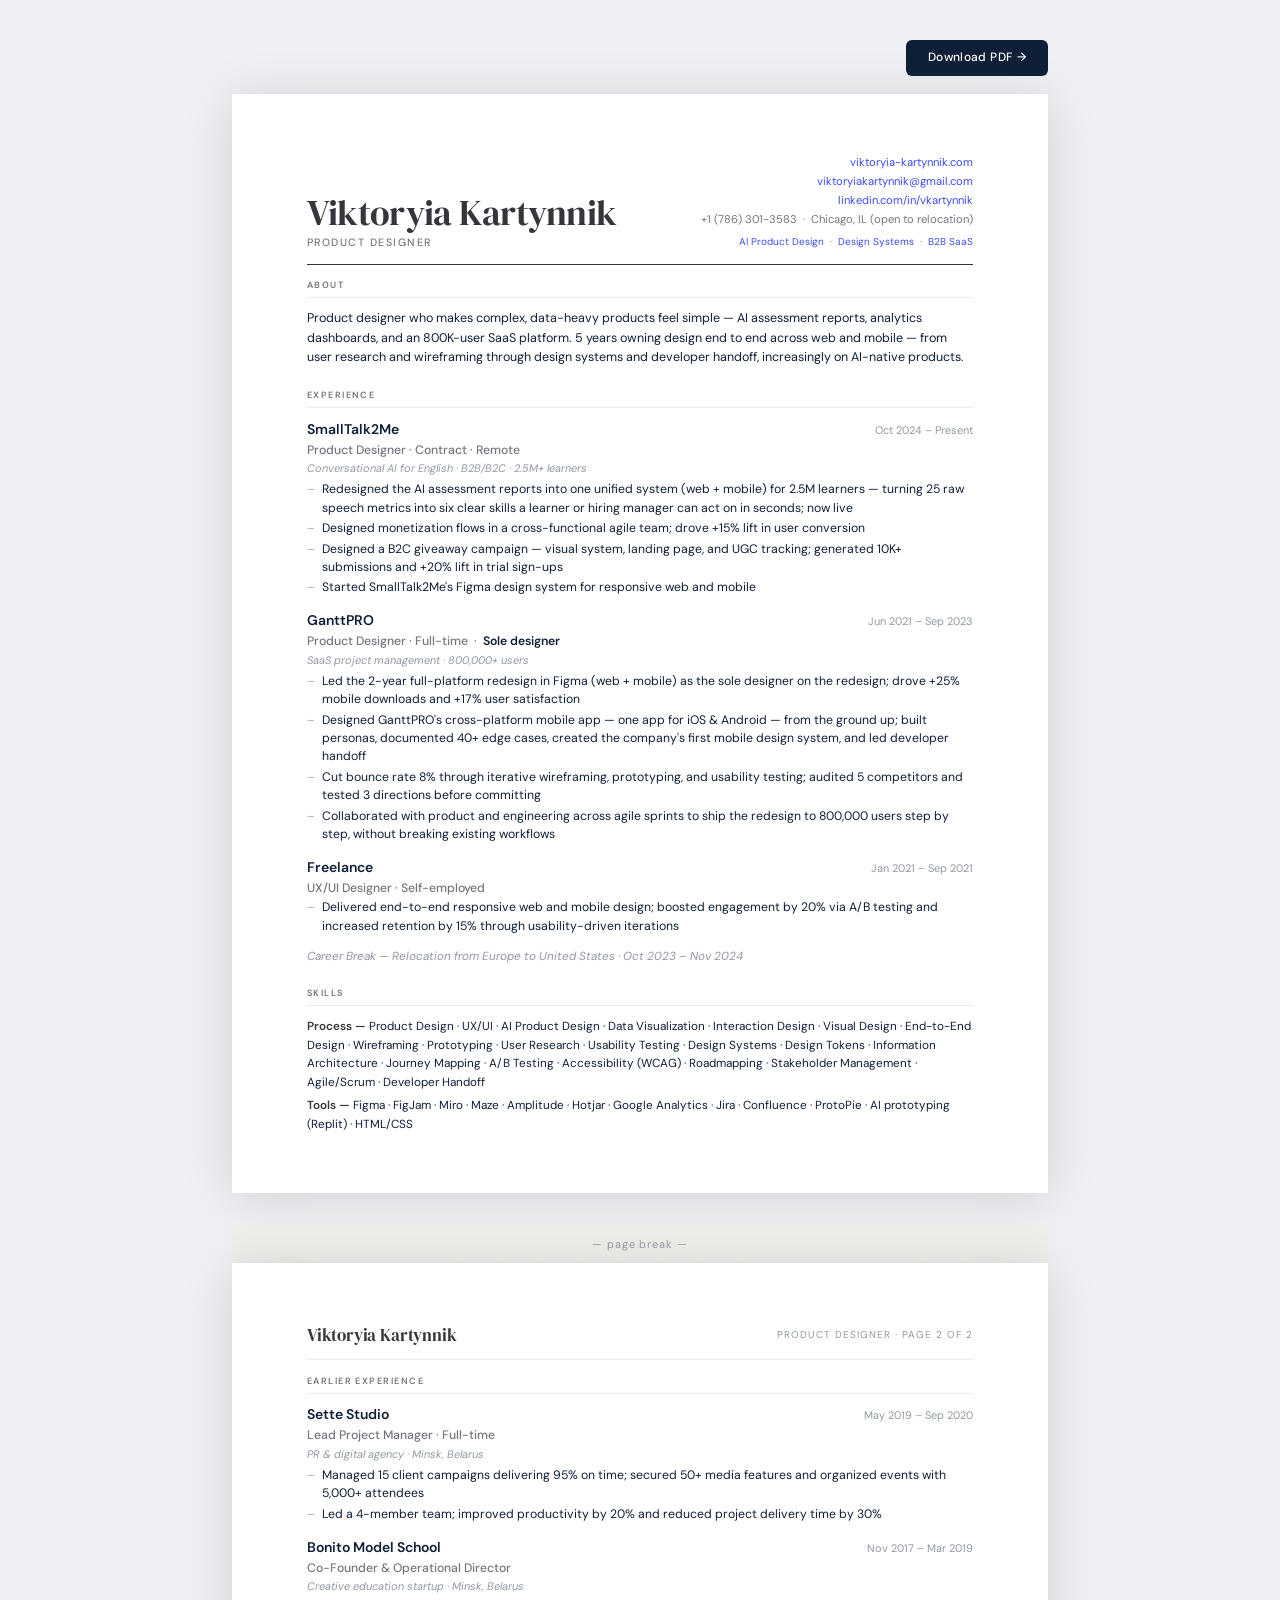
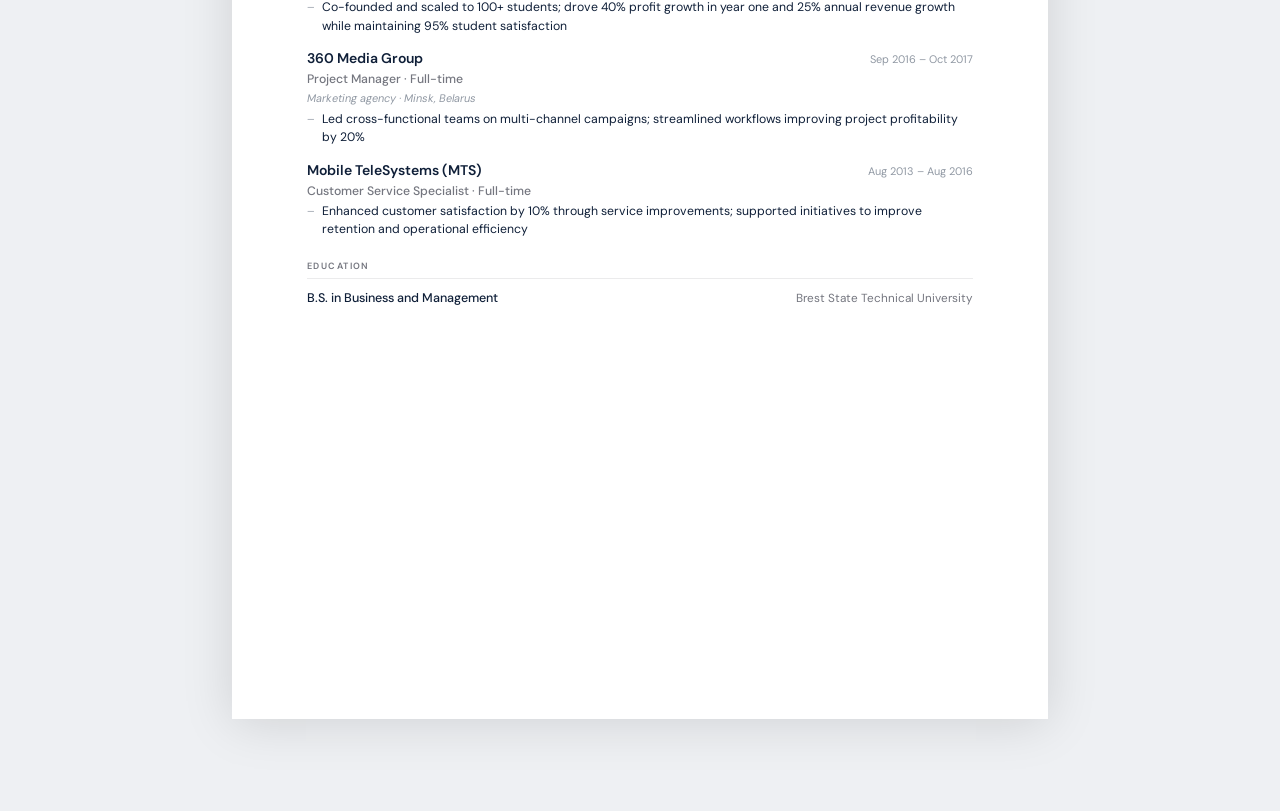
<file: resume-b.html>
<!DOCTYPE html>
<html lang="en">
<head>
<meta charset="UTF-8">
<meta name="viewport" content="width=device-width, initial-scale=1.0">
<title>Viktoryia Kartynnik — Resume</title>
<link rel="preconnect" href="https://fonts.googleapis.com">
<link href="https://fonts.googleapis.com/css2?family=DM+Sans:ital,wght@0,300;0,400;0,500;0,600;1,400&family=DM+Serif+Display&display=swap" rel="stylesheet">
<style>
*, *::before, *::after { box-sizing: border-box; margin: 0; padding: 0; }

:root {
  --name:    #35353b;   /* name / charcoal headings */
  --body:    #0f1f38;   /* body text, bullets, company names */
  --link:    #3b4bf3;   /* hyperlinks */
  --muted:   #74767f;   /* section labels, dates */
  --light:   #9098a3;   /* job meta, italic */
  --rule:    #ebebec;   /* divider lines */
  --bg:      #ffffff;
}

@page { size: letter; margin: 0.62in 0.78in; }

body {
  font-family: 'DM Sans', system-ui, sans-serif;
  font-size: 9.6pt;
  line-height: 1.48;
  color: var(--body);
  background: var(--bg);
}

/* ─── SCREEN WRAPPER ─── */
@media screen {
  body { background: #eef0f3; padding: 40px 20px 60px; }
  .page {
    background: var(--bg);
    width: 8.5in;
    min-height: 11in;
    margin: 0 auto 32px;
    padding: 0.62in 0.78in;
    box-shadow: 0 4px 48px rgba(0,0,0,0.13);
  }
  .toolbar {
    width: 8.5in;
    margin: 0 auto 18px;
    display: flex;
    justify-content: flex-end;
    align-items: center;
  }
  .toolbar-label { font-family: 'DM Sans', sans-serif; font-size: 12px; color: var(--muted); letter-spacing: 0.04em; }
  .btn-print {
    background: var(--body); color: #fff; border: none;
    padding: 9px 22px; border-radius: 6px; cursor: pointer;
    font-family: 'DM Sans', sans-serif; font-size: 12px; font-weight: 500;
    letter-spacing: 0.03em; transition: background 0.15s;
    text-decoration: none; display: inline-block;
  }
  .btn-print:hover { background: var(--name); }
  .page-break-indicator {
    width: 8.5in;
    margin: 0 auto;
    text-align: center;
    font-family: 'DM Sans', sans-serif;
    font-size: 11px;
    color: var(--light);
    letter-spacing: 0.08em;
    padding: 10px 0;
    background: #f0eeea;
    border-top: 1px dashed var(--rule);
    border-bottom: 1px dashed var(--rule);
    margin-bottom: 0;
  }
}
@media print {
  .toolbar { display: none; }
  .page-break-indicator { display: none; }
  .page { padding: 0; box-shadow: none; }
  .page-2 { page-break-before: always; }
}

/* ─── HEADER ─── */
.header {
  display: flex;
  justify-content: space-between;
  align-items: flex-end;
  padding-bottom: 10pt;
  margin-bottom: 11pt;
  border-bottom: 1.2pt solid var(--name);
}
.header-left h1 {
  font-family: 'DM Serif Display', Georgia, serif;
  font-size: 27pt;
  font-weight: 400;
  letter-spacing: -0.02em;
  line-height: 1;
  color: var(--name);
  margin-bottom: 3pt;
}
.header-left .role {
  font-size: 8pt;
  font-weight: 500;
  letter-spacing: 0.14em;
  text-transform: uppercase;
  color: var(--muted);
}
.header-right {
  text-align: right;
  font-size: 8.4pt;
  color: var(--muted);
  line-height: 1.7;
}
.header-right a { color: var(--link); text-decoration: none; }
.header-right a:hover { text-decoration: underline; }
.case-studies { font-size: 7.5pt; margin-top: 3pt; color: var(--muted); }
.case-studies a { color: var(--link); text-decoration: none; }
.case-studies a:hover { text-decoration: underline; }
.sole { font-weight: 600; color: var(--body); }

/*
  PROXIMITY HIERARCHY (Nielsen Norman)
  Level 1 — within a job block:  1–3pt   (tightest — same card)
  Level 2 — between jobs:       10pt    (medium  — different cards)
  Level 3 — between sections:   16pt    (largest — different topics)
*/

/* ─── SECTION ─── */
.section { margin-bottom: 16pt; }
.section:last-child { margin-bottom: 0; }

.section-label {
  font-size: 6.8pt;
  font-weight: 600;
  letter-spacing: 0.16em;
  text-transform: uppercase;
  color: var(--muted);
  padding-bottom: 3.5pt;
  margin-bottom: 8pt;
  border-bottom: 0.5pt solid var(--rule);
}

/* ─── ABOUT ─── */
.about p {
  font-size: 9.4pt;
  line-height: 1.56;
  color: var(--body);
}

/* ─── JOB ─── */
.job { margin-bottom: 10pt; }      /* L2 — between jobs */
.job:last-of-type { margin-bottom: 0; }

.job-top {
  display: flex;
  justify-content: space-between;
  align-items: baseline;
  margin-bottom: 1pt;              /* L1 — company → title */
}
.job-company {
  font-size: 10.5pt;
  font-weight: 600;
  color: var(--body);
}
.job-date {
  font-size: 8.2pt;
  color: var(--light);
  white-space: nowrap;
}
.job-title {
  font-size: 9.2pt;
  font-weight: 500;
  color: var(--muted);
  margin-bottom: 1pt;              /* L1 — title → meta */
}
.job-meta {
  font-size: 8.2pt;
  color: var(--light);
  font-style: italic;
  margin-bottom: 3pt;              /* L1 — meta → bullets */
}
.job ul { list-style: none; padding-left: 0; }
.job ul li {
  position: relative;
  padding-left: 11pt;
  font-size: 9.2pt;
  line-height: 1.5;
  color: var(--body);
  margin-bottom: 1.5pt;           /* L1 — between bullets */
}
.job ul li:last-child { margin-bottom: 0; }
.job ul li::before {
  content: '–';
  position: absolute;
  left: 0;
  color: var(--light);
  font-weight: 300;
}

/* ─── CAREER BREAK ─── */
.career-break {
  font-size: 8.8pt;
  color: var(--light);
  font-style: italic;
  margin-top: 10pt;               /* L2 — same gap as between jobs */
  margin-bottom: 5pt;
}

/* ─── EDUCATION ─── */
.edu-row {
  display: flex;
  justify-content: space-between;
  align-items: baseline;
  font-size: 9.4pt;
}
.edu-degree { font-weight: 500; color: var(--body); }
.edu-school { color: var(--muted); font-size: 8.8pt; }

/* ─── SKILLS ─── */
.skill-row {
  font-size: 8.8pt;
  line-height: 1.6;
  color: var(--body);
  margin-bottom: 3pt;
}
.skill-row:last-child { margin-bottom: 0; }
.skill-label { font-weight: 600; color: var(--name); }

/* ─── PAGE 2 HEADER ─── */
.page-2-header {
  display: flex;
  justify-content: space-between;
  align-items: center;
  padding-bottom: 8pt;
  margin-bottom: 11pt;
  border-bottom: 0.5pt solid var(--rule);
}
.page-2-name {
  font-family: 'DM Serif Display', Georgia, serif;
  font-size: 13pt;
  font-weight: 400;
  color: var(--name);
  letter-spacing: -0.01em;
}
.page-2-label {
  font-size: 7.5pt;
  color: var(--light);
  letter-spacing: 0.1em;
  text-transform: uppercase;
}
</style>
</head>
<body>

<div class="toolbar">
  <a class="btn-print" href="/Viktoryia-Kartynnik-Resume-2p.pdf" download="Viktoryia-Kartynnik-Resume-2p.pdf">Download PDF →</a>
</div>

<!-- ═══════════ PAGE 1 ═══════════ -->
<div class="page">

  <header class="header">
    <div class="header-left">
      <h1>Viktoryia Kartynnik</h1>
      <div class="role">Product Designer</div>
    </div>
    <div class="header-right">
      <a href="https://viktoryia-kartynnik.com/?utm_source=resume&utm_medium=pdf&utm_campaign=2page" target="_blank" rel="noopener">viktoryia-kartynnik.com</a><br>
      <a href="mailto:viktoryiakartynnik@gmail.com">viktoryiakartynnik@gmail.com</a><br>
      <a href="https://linkedin.com/in/vkartynnik" target="_blank" rel="noopener">linkedin.com/in/vkartynnik</a><br>
      +1 (786) 301-3583 &nbsp;·&nbsp; Chicago, IL (open to relocation)
      <div class="case-studies"><a href="https://viktoryia-kartynnik.com/projects/ai-reports.html?utm_source=resume&utm_medium=pdf&utm_campaign=2page" target="_blank" rel="noopener">AI Product Design</a> &nbsp;·&nbsp; <a href="https://viktoryia-kartynnik.com/projects/global-redesign.html?utm_source=resume&utm_medium=pdf&utm_campaign=2page" target="_blank" rel="noopener">Design Systems</a> &nbsp;·&nbsp; <a href="https://viktoryia-kartynnik.com/projects/b2b-billing.html?utm_source=resume&utm_medium=pdf&utm_campaign=2page" target="_blank" rel="noopener">B2B SaaS</a></div>
    </div>
  </header>

  <section class="section about">
    <div class="section-label">About</div>
    <p>Product designer who makes complex, data-heavy products feel simple — AI assessment reports, analytics dashboards, and an 800K-user SaaS platform. 5 years owning design end to end across web and mobile — from user research and wireframing through design systems and developer handoff, increasingly on AI-native products.</p>
  </section>

  <section class="section">
    <div class="section-label">Experience</div>

    <div class="job">
      <div class="job-top">
        <span class="job-company">SmallTalk2Me</span>
        <span class="job-date">Oct 2024 – Present</span>
      </div>
      <div class="job-title">Product Designer · Contract · Remote</div>
      <div class="job-meta">Conversational AI for English · B2B/B2C · 2.5M+ learners</div>
      <ul>
        <li>Redesigned the AI assessment reports into one unified system (web + mobile) for 2.5M learners — turning 25 raw speech metrics into six clear skills a learner or hiring manager can act on in seconds; now live</li>
        <li>Designed monetization flows in a cross-functional agile team; drove +15% lift in user conversion</li>
        <li>Designed a B2C giveaway campaign — visual system, landing page, and UGC tracking; generated 10K+ submissions and +20% lift in trial sign-ups</li>
        <li>Started SmallTalk2Me's Figma design system for responsive web and mobile</li>
      </ul>
    </div>

    <div class="job">
      <div class="job-top">
        <span class="job-company">GanttPRO</span>
        <span class="job-date">Jun 2021 – Sep 2023</span>
      </div>
      <div class="job-title">Product Designer · Full-time &nbsp;·&nbsp; <span class="sole">Sole designer</span></div>
      <div class="job-meta">SaaS project management · 800,000+ users</div>
      <ul>
        <li>Led the 2-year full-platform redesign in Figma (web + mobile) as the sole designer on the redesign; drove +25% mobile downloads and +17% user satisfaction</li>
        <li>Designed GanttPRO's cross-platform mobile app — one app for iOS &amp; Android — from the ground up; built personas, documented 40+ edge cases, created the company's first mobile design system, and led developer handoff</li>
        <li>Cut bounce rate 8% through iterative wireframing, prototyping, and usability testing; audited 5 competitors and tested 3 directions before committing</li>
        <li>Collaborated with product and engineering across agile sprints to ship the redesign to 800,000 users step by step, without breaking existing workflows</li>
      </ul>
    </div>

    <div class="job">
      <div class="job-top">
        <span class="job-company">Freelance</span>
        <span class="job-date">Jan 2021 – Sep 2021</span>
      </div>
      <div class="job-title">UX/UI Designer · Self-employed</div>
      <ul>
        <li>Delivered end-to-end responsive web and mobile design; boosted engagement by 20% via A/B testing and increased retention by 15% through usability-driven iterations</li>
      </ul>
    </div>

    <div class="career-break">Career Break — Relocation from Europe to United States · Oct 2023 – Nov 2024</div>

  </section>

  <section class="section">
    <div class="section-label">Skills</div>
    <div class="skill-row">
      <span class="skill-label">Process — </span>Product Design · UX/UI · AI Product Design · Data Visualization · Interaction Design · Visual Design · End-to-End Design · Wireframing · Prototyping · User Research · Usability Testing · Design Systems · Design Tokens · Information Architecture · Journey Mapping · A/B Testing · Accessibility (WCAG) · Roadmapping · Stakeholder Management · Agile/Scrum · Developer Handoff
    </div>
    <div class="skill-row">
      <span class="skill-label">Tools — </span>Figma · FigJam · Miro · Maze · Amplitude · Hotjar · Google Analytics · Jira · Confluence · ProtoPie · AI prototyping (Replit) · HTML/CSS
    </div>
  </section>

</div>

<div class="page-break-indicator">— page break —</div>

<!-- ═══════════ PAGE 2 ═══════════ -->
<div class="page page-2">

  <div class="page-2-header">
    <span class="page-2-name">Viktoryia Kartynnik</span>
    <span class="page-2-label">Product Designer · Page 2 of 2</span>
  </div>

  <section class="section">
    <div class="section-label">Earlier Experience</div>

    <div class="job">
      <div class="job-top">
        <span class="job-company">Sette Studio</span>
        <span class="job-date">May 2019 – Sep 2020</span>
      </div>
      <div class="job-title">Lead Project Manager · Full-time</div>
      <div class="job-meta">PR &amp; digital agency · Minsk, Belarus</div>
      <ul>
        <li>Managed 15 client campaigns delivering 95% on time; secured 50+ media features and organized events with 5,000+ attendees</li>
        <li>Led a 4-member team; improved productivity by 20% and reduced project delivery time by 30%</li>
      </ul>
    </div>

    <div class="job">
      <div class="job-top">
        <span class="job-company">Bonito Model School</span>
        <span class="job-date">Nov 2017 – Mar 2019</span>
      </div>
      <div class="job-title">Co-Founder &amp; Operational Director</div>
      <div class="job-meta">Creative education startup · Minsk, Belarus</div>
      <ul>
        <li>Co-founded and scaled to 100+ students; drove 40% profit growth in year one and 25% annual revenue growth while maintaining 95% student satisfaction</li>
      </ul>
    </div>

    <div class="job">
      <div class="job-top">
        <span class="job-company">360 Media Group</span>
        <span class="job-date">Sep 2016 – Oct 2017</span>
      </div>
      <div class="job-title">Project Manager · Full-time</div>
      <div class="job-meta">Marketing agency · Minsk, Belarus</div>
      <ul>
        <li>Led cross-functional teams on multi-channel campaigns; streamlined workflows improving project profitability by 20%</li>
      </ul>
    </div>

    <div class="job">
      <div class="job-top">
        <span class="job-company">Mobile TeleSystems (MTS)</span>
        <span class="job-date">Aug 2013 – Aug 2016</span>
      </div>
      <div class="job-title">Customer Service Specialist · Full-time</div>
      <ul>
        <li>Enhanced customer satisfaction by 10% through service improvements; supported initiatives to improve retention and operational efficiency</li>
      </ul>
    </div>

  </section>

  <section class="section">
    <div class="section-label">Education</div>
    <div class="edu-row">
      <span class="edu-degree">B.S. in Business and Management</span>
      <span class="edu-school">Brest State Technical University</span>
    </div>
  </section>

</div>

</body>
</html>
</file>
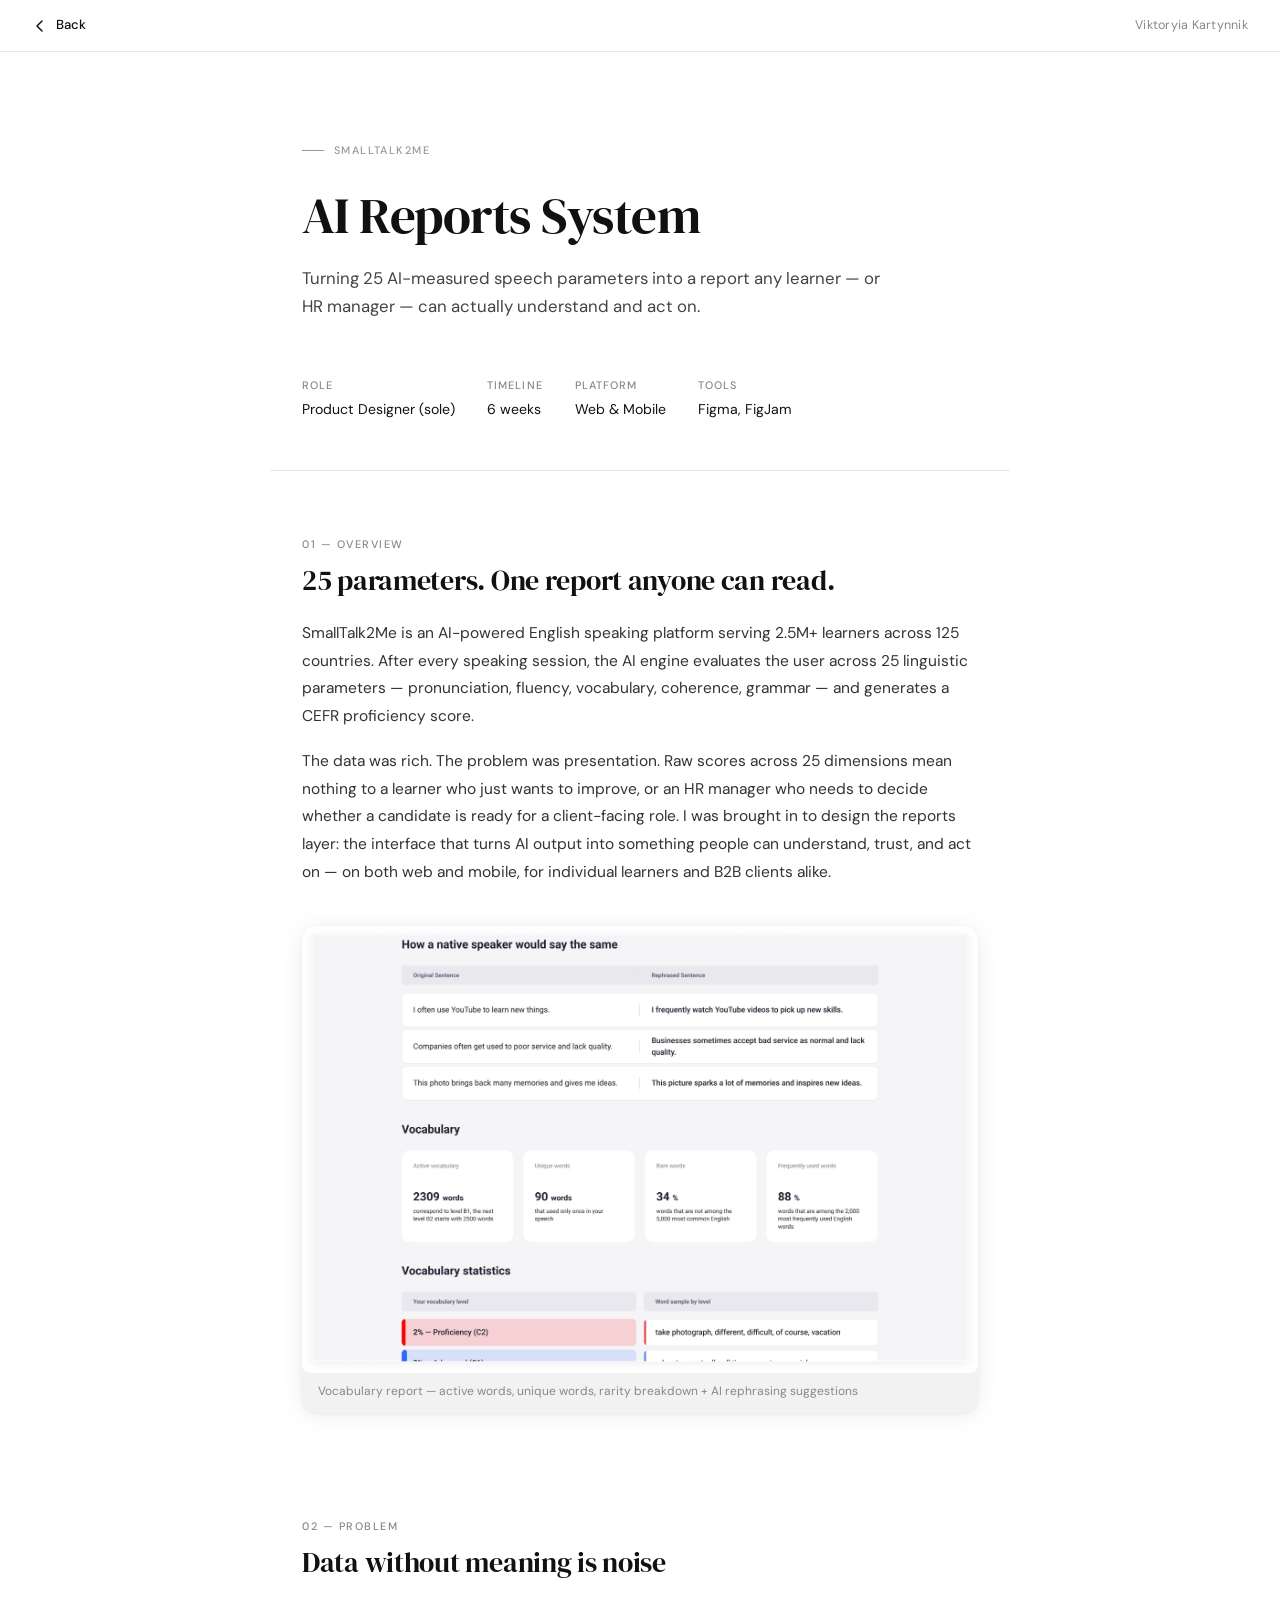
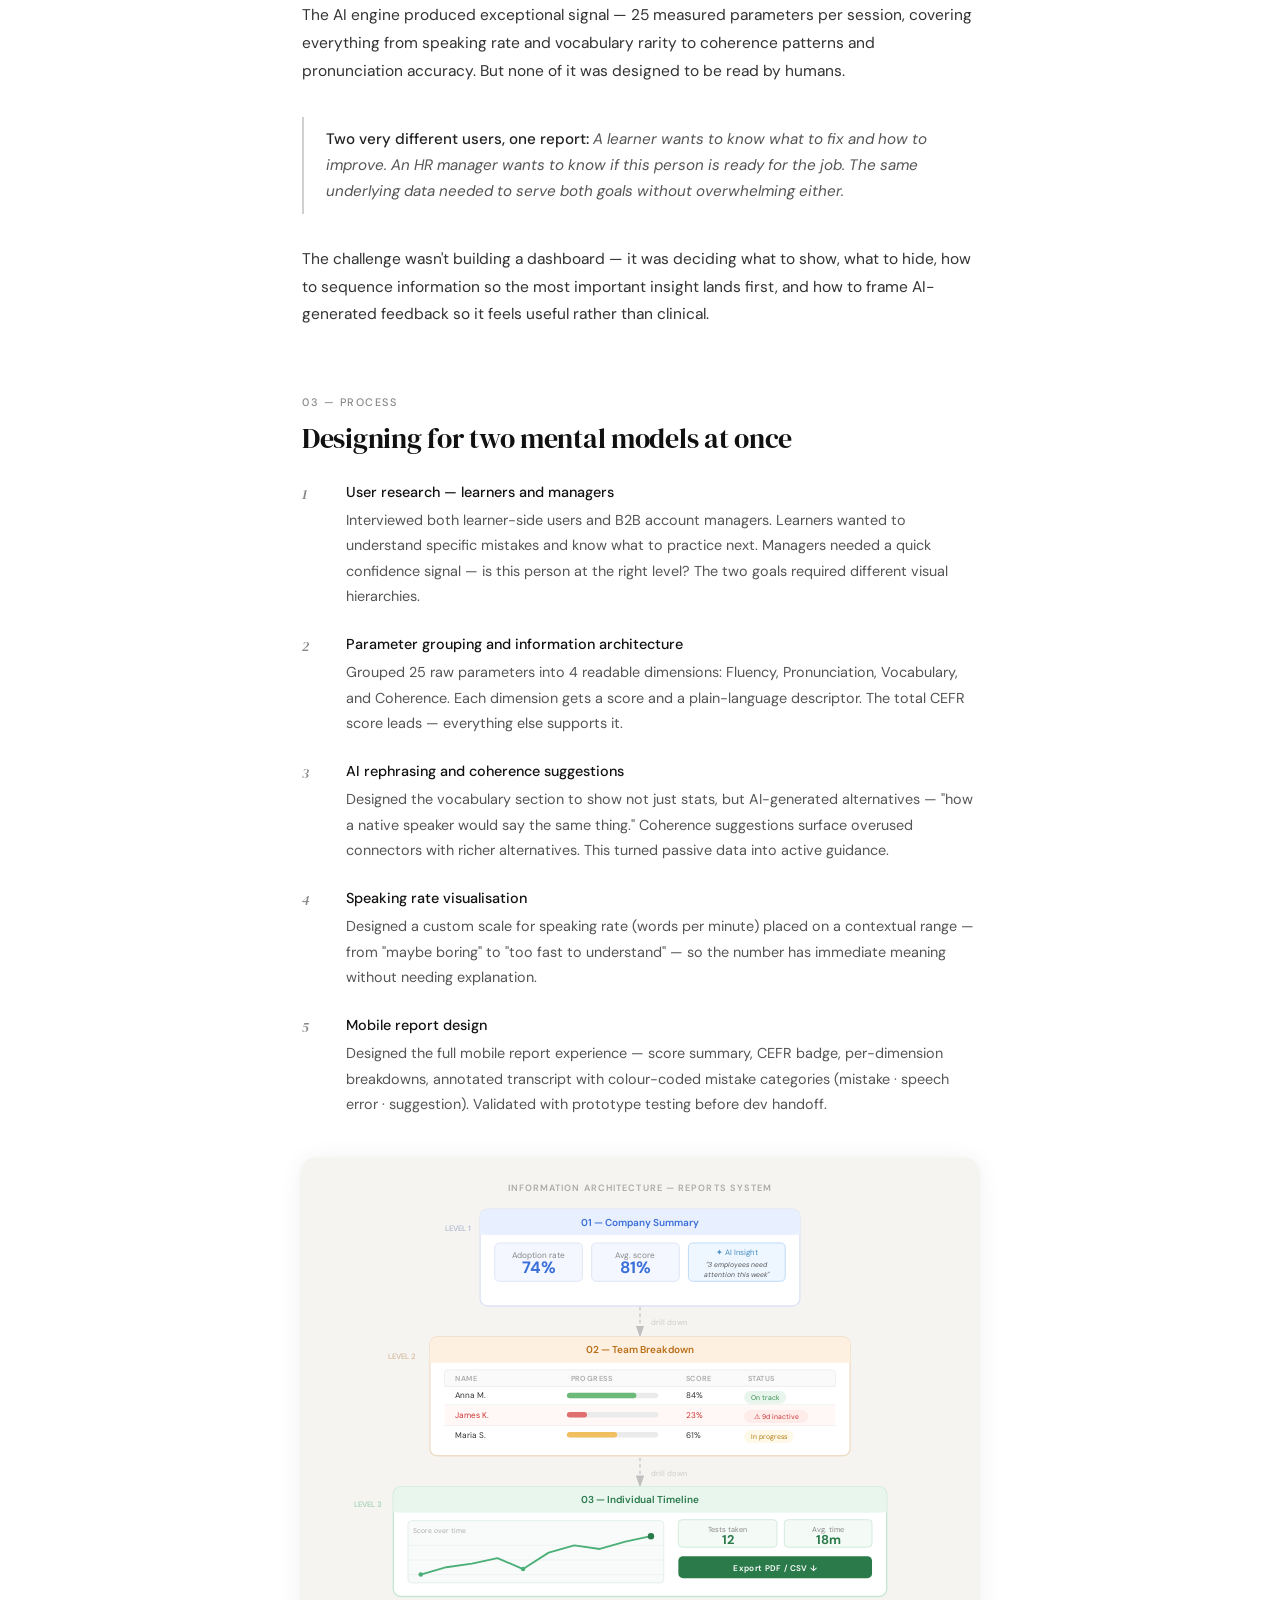
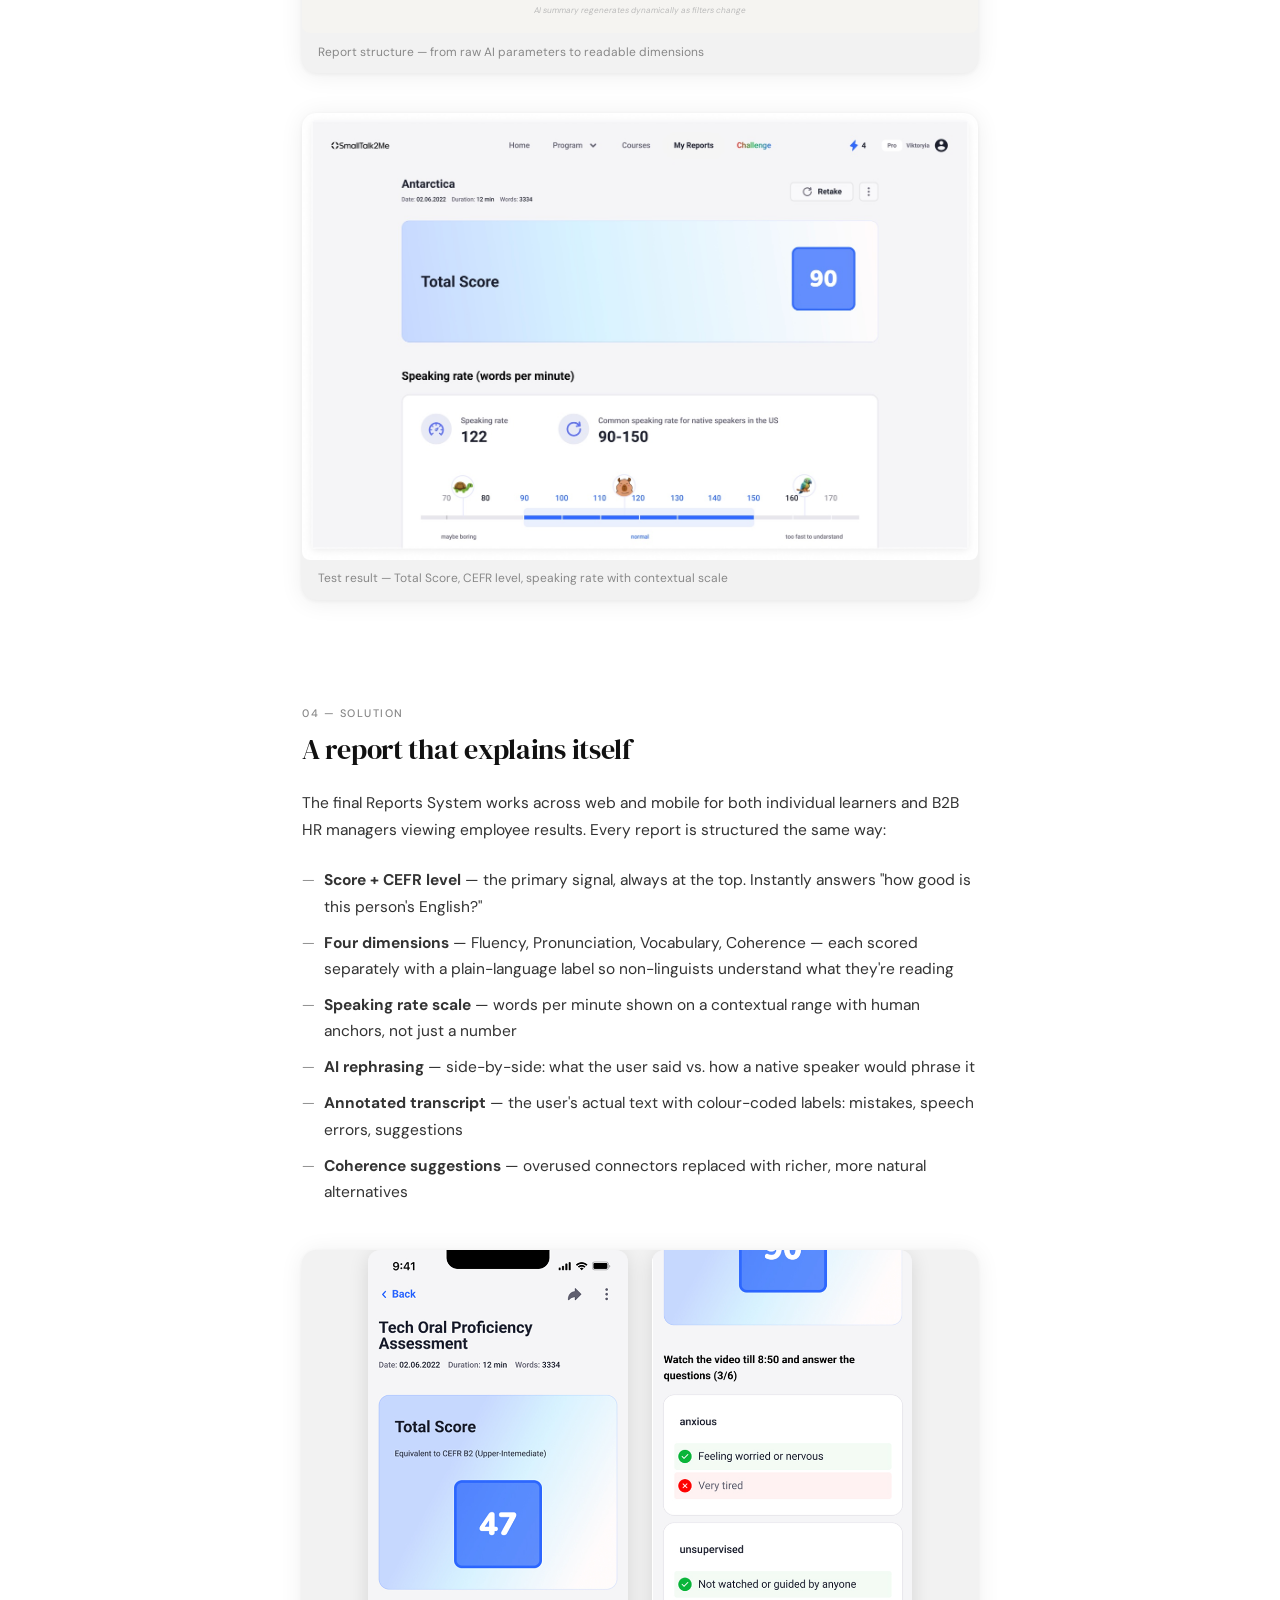
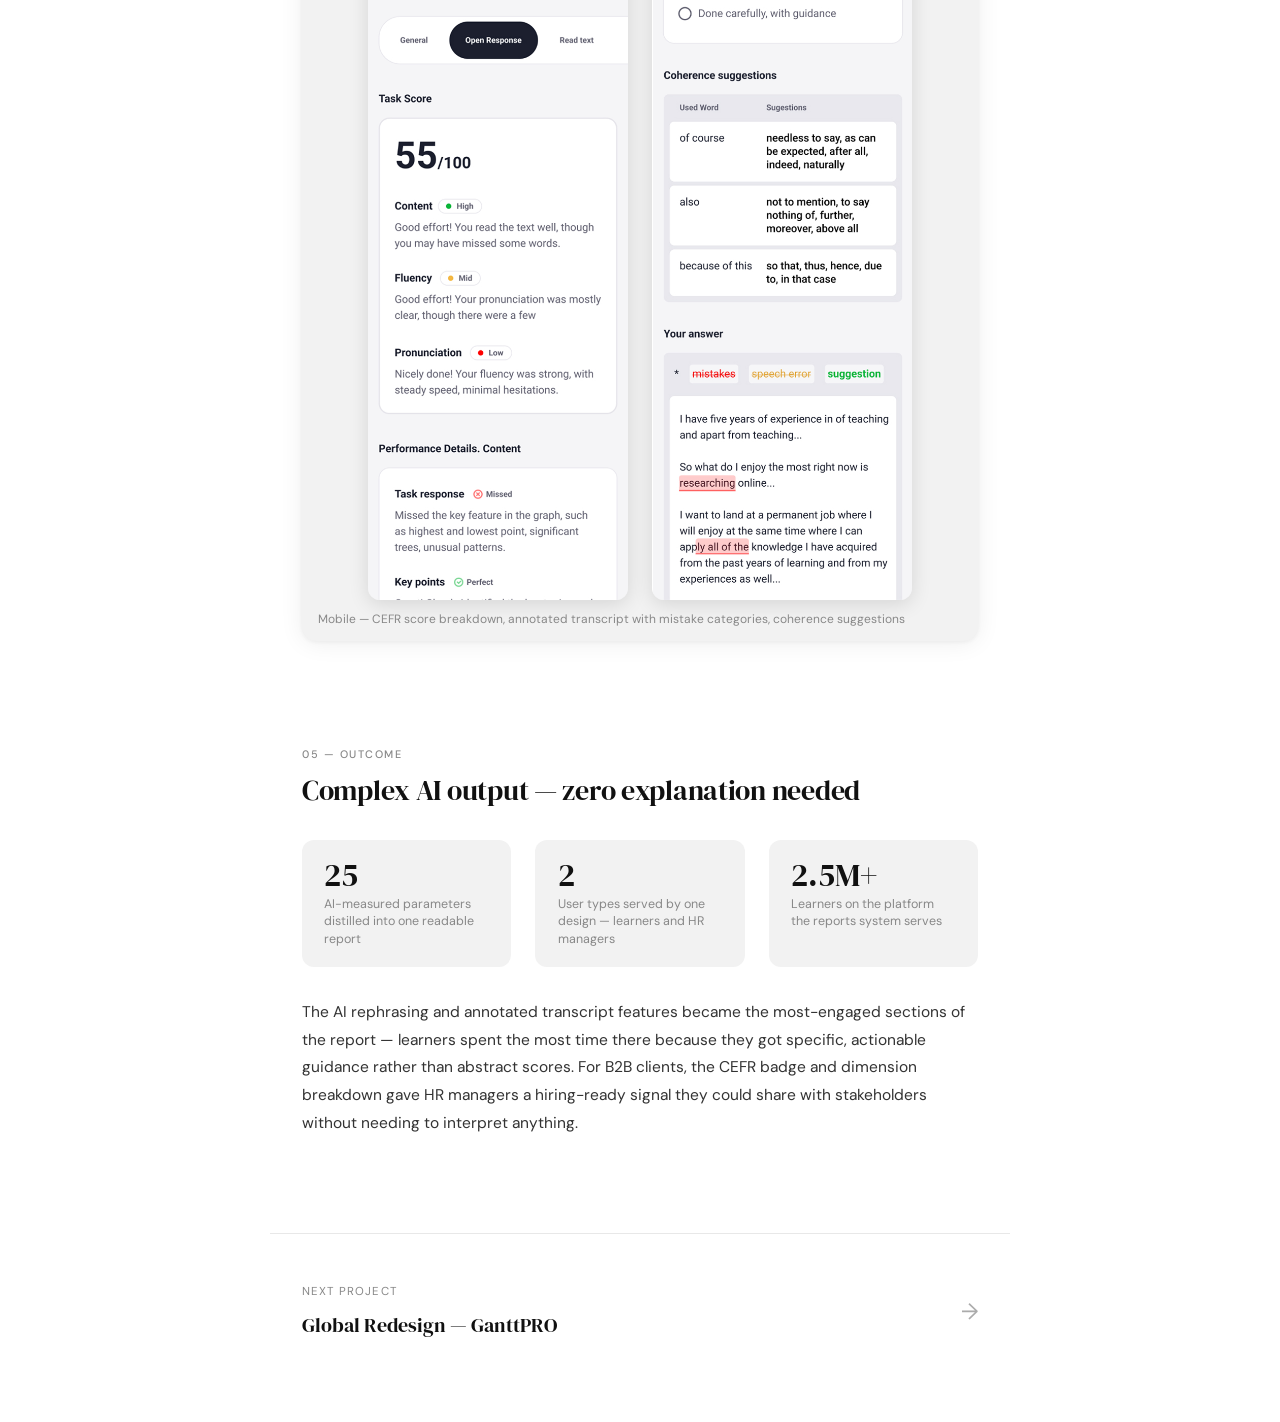
<file: projects/ai-reports.html>
<!DOCTYPE html>
<html lang="en">
<head>
<meta charset="UTF-8">
<link rel="icon" type="image/x-icon" href="../favicon.ico">
<link rel="icon" type="image/png" href="../favicon.png">
<link rel="apple-touch-icon" href="../apple-touch-icon.png">
<meta name="viewport" content="width=device-width, initial-scale=1.0">
<title>AI Reports System — Viktoryia Kartynnik</title>
<meta name="description" content="Designing how learners and hiring managers read and trust a conversational-AI assessment — 25 speech metrics turned into six clear skills for 2.5M learners.">
<meta property="og:type" content="article">
<meta property="og:site_name" content="Viktoryia Kartynnik">
<meta property="og:title" content="AI Reports — designing trust in a conversational-AI product">
<meta property="og:description" content="How learners and hiring managers read and trust a conversational-AI assessment — 25 speech metrics turned into six clear skills for 2.5M learners.">
<meta property="og:url" content="https://viktoryia-kartynnik.com/projects/ai-reports.html">
<meta property="og:image" content="https://viktoryia-kartynnik.com/images/ai-report-1.jpg">
<meta property="og:image:width" content="1480">
<meta property="og:image:height" content="977">
<meta name="twitter:card" content="summary_large_image">
<link rel="stylesheet" href="../css/project.css?v=5">
<!-- Google tag (gtag.js) -->
<script async src="https://www.googletagmanager.com/gtag/js?id=G-SY1KEPDGD8"></script>
<script>
  window.dataLayer = window.dataLayer || [];
  function gtag(){dataLayer.push(arguments);}
  gtag('js', new Date());
  gtag('config', 'G-SY1KEPDGD8');
</script>
</head>
<body>
<div class="project-page">

<nav class="site-nav">
  <a class="nav-back" href="../index.html">
    <svg width="16" height="16" viewBox="0 0 16 16" fill="none"><path d="M10 3L5 8l5 5" stroke="currentColor" stroke-width="1.5" stroke-linecap="round" stroke-linejoin="round"/></svg>
    Back
  </a>
  <span class="nav-name">Viktoryia Kartynnik</span>
</nav>

<header class="hero">
  <span class="hero-tag">SmallTalk2Me</span>
  <h1>AI Reports System</h1>
  <p class="hero-sub">Turning 25 AI-measured speech parameters into a report any learner — or HR manager — can actually understand and act on.</p>
</header>

<div class="meta-strip">
  <div class="meta-item"><span class="meta-label">Role</span><span class="meta-value">Product Designer (sole)</span></div>
  <div class="meta-item"><span class="meta-label">Timeline</span><span class="meta-value">6 weeks</span></div>
  <div class="meta-item"><span class="meta-label">Platform</span><span class="meta-value">Web & Mobile</span></div>
  <div class="meta-item"><span class="meta-label">Tools</span><span class="meta-value">Figma, FigJam</span></div>
</div>

<div class="content">

  <div class="section">
    <div class="section-num">01 — Overview</div>
    <h2>25 parameters. One report anyone can read.</h2>
    <p>SmallTalk2Me is an AI-powered English speaking platform serving 2.5M+ learners across 125 countries. After every speaking session, the AI engine evaluates the user across 25 linguistic parameters — pronunciation, fluency, vocabulary, coherence, grammar — and generates a CEFR proficiency score.</p>
    <p>The data was rich. The problem was presentation. Raw scores across 25 dimensions mean nothing to a learner who just wants to improve, or an HR manager who needs to decide whether a candidate is ready for a client-facing role. I was brought in to design the reports layer: the interface that turns AI output into something people can understand, trust, and act on — on both web and mobile, for individual learners and B2B clients alike.</p>
  </div>

  <div class="img-frame">
    <img src="../images/ai-report-1.jpg" alt="AI Reports dashboard — company-level summary with AI insight strip" style="width:100%;height:auto;display:block;border-radius:8px;">
    <div class="img-caption">Vocabulary report — active words, unique words, rarity breakdown + AI rephrasing suggestions</div>
  </div>

  <div class="section">
    <div class="section-num">02 — Problem</div>
    <h2>Data without meaning is noise</h2>
    <p>The AI engine produced exceptional signal — 25 measured parameters per session, covering everything from speaking rate and vocabulary rarity to coherence patterns and pronunciation accuracy. But none of it was designed to be read by humans.</p>
    <div class="callout">
      <strong>Two very different users, one report:</strong> A learner wants to know what to fix and how to improve. An HR manager wants to know if this person is ready for the job. The same underlying data needed to serve both goals without overwhelming either.
    </div>
    <p>The challenge wasn't building a dashboard — it was deciding what to show, what to hide, how to sequence information so the most important insight lands first, and how to frame AI-generated feedback so it feels useful rather than clinical.</p>
  </div>

  <div class="section">
    <div class="section-num">03 — Process</div>
    <h2>Designing for two mental models at once</h2>
    <div class="steps">
      <div class="step">
        <span class="step-num">1</span>
        <div class="step-body">
          <strong>User research — learners and managers</strong>
          <p>Interviewed both learner-side users and B2B account managers. Learners wanted to understand specific mistakes and know what to practice next. Managers needed a quick confidence signal — is this person at the right level? The two goals required different visual hierarchies.</p>
        </div>
      </div>
      <div class="step">
        <span class="step-num">2</span>
        <div class="step-body">
          <strong>Parameter grouping and information architecture</strong>
          <p>Grouped 25 raw parameters into 4 readable dimensions: Fluency, Pronunciation, Vocabulary, and Coherence. Each dimension gets a score and a plain-language descriptor. The total CEFR score leads — everything else supports it.</p>
        </div>
      </div>
      <div class="step">
        <span class="step-num">3</span>
        <div class="step-body">
          <strong>AI rephrasing and coherence suggestions</strong>
          <p>Designed the vocabulary section to show not just stats, but AI-generated alternatives — "how a native speaker would say the same thing." Coherence suggestions surface overused connectors with richer alternatives. This turned passive data into active guidance.</p>
        </div>
      </div>
      <div class="step">
        <span class="step-num">4</span>
        <div class="step-body">
          <strong>Speaking rate visualisation</strong>
          <p>Designed a custom scale for speaking rate (words per minute) placed on a contextual range — from "maybe boring" to "too fast to understand" — so the number has immediate meaning without needing explanation.</p>
        </div>
      </div>
      <div class="step">
        <span class="step-num">5</span>
        <div class="step-body">
          <strong>Mobile report design</strong>
          <p>Designed the full mobile report experience — score summary, CEFR badge, per-dimension breakdowns, annotated transcript with colour-coded mistake categories (mistake · speech error · suggestion). Validated with prototype testing before dev handoff.</p>
        </div>
      </div>
    </div>
  </div>

  <!-- IA Diagram -->
  <div class="img-frame">
    <svg viewBox="0 0 740 520" xmlns="http://www.w3.org/2000/svg" style="width:100%;height:auto;display:block;border-radius:8px;background:#f5f4f1;">
      <defs>
        <marker id="arr2" markerWidth="10" markerHeight="10" refX="7" refY="3.5" orient="auto">
          <path d="M0,0.5 L0,6.5 L9,3.5 z" fill="#c0c0c0"/>
        </marker>
      </defs>

      <!-- Header label -->
      <text x="370" y="36" text-anchor="middle" font-family="DM Sans, sans-serif" font-size="10" font-weight="600" fill="#aaa" letter-spacing="0.12em">INFORMATION ARCHITECTURE — REPORTS SYSTEM</text>

      <!-- ═══════════════ LEVEL 1: COMPANY ═══════════════ -->
      <rect x="195" y="56" width="350" height="106" rx="8" fill="#ffffff" stroke="#dde4f5" stroke-width="1.5"/>
      <!-- header bar -->
      <rect x="195" y="56" width="350" height="28" rx="8" fill="#e8effe"/>
      <rect x="195" y="72" width="350" height="12" rx="0" fill="#e8effe"/>
      <text x="370" y="74" text-anchor="middle" font-family="DM Sans, sans-serif" font-size="11" font-weight="600" fill="#3a6fd8">01 — Company Summary</text>

      <!-- 3 stat cards -->
      <rect x="211" y="93" width="96" height="42" rx="5" fill="#f4f7ff" stroke="#dde4f5" stroke-width="1"/>
      <text x="259" y="109" text-anchor="middle" font-family="DM Sans, sans-serif" font-size="9" fill="#888">Adoption rate</text>
      <text x="259" y="126" text-anchor="middle" font-family="DM Sans, sans-serif" font-size="18" font-weight="700" fill="#3a6fd8">74%</text>

      <rect x="317" y="93" width="96" height="42" rx="5" fill="#f4f7ff" stroke="#dde4f5" stroke-width="1"/>
      <text x="365" y="109" text-anchor="middle" font-family="DM Sans, sans-serif" font-size="9" fill="#888">Avg. score</text>
      <text x="365" y="126" text-anchor="middle" font-family="DM Sans, sans-serif" font-size="18" font-weight="700" fill="#3a6fd8">81%</text>

      <rect x="423" y="93" width="106" height="42" rx="5" fill="#eef6ff" stroke="#b8d8f8" stroke-width="1"/>
      <text x="476" y="106" text-anchor="middle" font-family="DM Sans, sans-serif" font-size="8.5" fill="#4a8fc4">✦ AI Insight</text>
      <text x="476" y="119" text-anchor="middle" font-family="DM Sans, sans-serif" font-size="7.5" fill="#555" font-style="italic">"3 employees need</text>
      <text x="476" y="130" text-anchor="middle" font-family="DM Sans, sans-serif" font-size="7.5" fill="#555" font-style="italic">attention this week"</text>

      <!-- level label -->
      <text x="185" y="80" text-anchor="end" font-family="DM Sans, sans-serif" font-size="8.5" fill="#b0b8d0" font-weight="500">LEVEL 1</text>

      <!-- connector -->
      <line x1="370" y1="163" x2="370" y2="194" stroke="#c8c8c8" stroke-width="1.5" stroke-dasharray="4,3" marker-end="url(#arr2)"/>
      <text x="382" y="183" font-family="DM Sans, sans-serif" font-size="8.5" fill="#ccc">drill down</text>

      <!-- ═══════════════ LEVEL 2: TEAM ═══════════════ -->
      <rect x="140" y="196" width="460" height="130" rx="8" fill="#ffffff" stroke="#f0ddc8" stroke-width="1.5"/>
      <rect x="140" y="196" width="460" height="28" rx="8" fill="#fef0e0"/>
      <rect x="140" y="212" width="460" height="12" rx="0" fill="#fef0e0"/>
      <text x="370" y="214" text-anchor="middle" font-family="DM Sans, sans-serif" font-size="11" font-weight="600" fill="#b86e18">02 — Team Breakdown</text>
      <text x="125" y="220" text-anchor="end" font-family="DM Sans, sans-serif" font-size="8.5" fill="#d4b898" font-weight="500">LEVEL 2</text>

      <!-- table header -->
      <rect x="156" y="232" width="428" height="18" rx="3" fill="#fafafa" stroke="#eeeeee" stroke-width="1"/>
      <text x="168" y="244" font-family="DM Sans, sans-serif" font-size="8" font-weight="600" fill="#aaa" letter-spacing="0.06em">NAME</text>
      <text x="294" y="244" font-family="DM Sans, sans-serif" font-size="8" font-weight="600" fill="#aaa" letter-spacing="0.06em">PROGRESS</text>
      <text x="420" y="244" font-family="DM Sans, sans-serif" font-size="8" font-weight="600" fill="#aaa" letter-spacing="0.06em">SCORE</text>
      <text x="488" y="244" font-family="DM Sans, sans-serif" font-size="8" font-weight="600" fill="#aaa" letter-spacing="0.06em">STATUS</text>

      <!-- row 1 -->
      <line x1="156" y1="250" x2="584" y2="250" stroke="#f0f0f0" stroke-width="1"/>
      <text x="168" y="263" font-family="DM Sans, sans-serif" font-size="9" fill="#333">Anna M.</text>
      <rect x="290" y="257" width="100" height="6" rx="3" fill="#ebebeb"/>
      <rect x="290" y="257" width="76" height="6" rx="3" fill="#6bba7a"/>
      <text x="420" y="263" font-family="DM Sans, sans-serif" font-size="9" fill="#333">84%</text>
      <rect x="484" y="255" width="46" height="14" rx="7" fill="#e8f5ec"/>
      <text x="507" y="265" text-anchor="middle" font-family="DM Sans, sans-serif" font-size="7.5" fill="#2e8b4a">On track</text>

      <!-- row 2 — at risk -->
      <line x1="156" y1="270" x2="584" y2="270" stroke="#f0f0f0" stroke-width="1"/>
      <rect x="156" y="271" width="428" height="22" rx="0" fill="#fff8f6"/>
      <text x="168" y="285" font-family="DM Sans, sans-serif" font-size="9" fill="#cc3333">James K.</text>
      <rect x="290" y="278" width="100" height="6" rx="3" fill="#ebebeb"/>
      <rect x="290" y="278" width="22" height="6" rx="3" fill="#e07070"/>
      <text x="420" y="285" font-family="DM Sans, sans-serif" font-size="9" fill="#cc3333">23%</text>
      <rect x="484" y="276" width="70" height="14" rx="7" fill="#fdecea"/>
      <text x="519" y="286" text-anchor="middle" font-family="DM Sans, sans-serif" font-size="7.5" fill="#cc3333">⚠ 9d inactive</text>

      <!-- row 3 -->
      <line x1="156" y1="293" x2="584" y2="293" stroke="#f0f0f0" stroke-width="1"/>
      <text x="168" y="307" font-family="DM Sans, sans-serif" font-size="9" fill="#333">Maria S.</text>
      <rect x="290" y="300" width="100" height="6" rx="3" fill="#ebebeb"/>
      <rect x="290" y="300" width="55" height="6" rx="3" fill="#f0c060"/>
      <text x="420" y="307" font-family="DM Sans, sans-serif" font-size="9" fill="#333">61%</text>
      <rect x="484" y="298" width="54" height="14" rx="7" fill="#fef8e8"/>
      <text x="511" y="308" text-anchor="middle" font-family="DM Sans, sans-serif" font-size="7.5" fill="#b07c10">In progress</text>

      <!-- connector -->
      <line x1="370" y1="328" x2="370" y2="358" stroke="#c8c8c8" stroke-width="1.5" stroke-dasharray="4,3" marker-end="url(#arr2)"/>
      <text x="382" y="348" font-family="DM Sans, sans-serif" font-size="8.5" fill="#ccc">drill down</text>

      <!-- ═══════════════ LEVEL 3: INDIVIDUAL ═══════════════ -->
      <rect x="100" y="360" width="540" height="120" rx="8" fill="#ffffff" stroke="#c8e6d4" stroke-width="1.5"/>
      <rect x="100" y="360" width="540" height="28" rx="8" fill="#e8f6ee"/>
      <rect x="100" y="376" width="540" height="12" rx="0" fill="#e8f6ee"/>
      <text x="370" y="378" text-anchor="middle" font-family="DM Sans, sans-serif" font-size="11" font-weight="600" fill="#2a7a4a">03 — Individual Timeline</text>
      <text x="88" y="382" text-anchor="end" font-family="DM Sans, sans-serif" font-size="8.5" fill="#9ecfb0" font-weight="500">LEVEL 3</text>

      <!-- sparkline chart area -->
      <rect x="116" y="397" width="280" height="68" rx="4" fill="#f8fbf9" stroke="#e0eeea" stroke-width="1"/>
      <text x="122" y="410" font-family="DM Sans, sans-serif" font-size="7.5" fill="#aaa">Score over time</text>
      <!-- grid lines -->
      <line x1="116" y1="424" x2="396" y2="424" stroke="#eee" stroke-width="0.75"/>
      <line x1="116" y1="440" x2="396" y2="440" stroke="#eee" stroke-width="0.75"/>
      <line x1="116" y1="456" x2="396" y2="456" stroke="#eee" stroke-width="0.75"/>
      <!-- sparkline path -->
      <polyline points="130,456 158,448 186,444 214,438 242,450 270,432 298,424 326,428 354,420 382,414" fill="none" stroke="#4caf78" stroke-width="2" stroke-linecap="round" stroke-linejoin="round"/>
      <!-- dots -->
      <circle cx="130" cy="456" r="2.5" fill="#4caf78"/>
      <circle cx="242" cy="450" r="2.5" fill="#4caf78"/>
      <circle cx="382" cy="414" r="3.5" fill="#2a7a4a"/>

      <!-- right side stats -->
      <rect x="412" y="396" width="108" height="30" rx="4" fill="#f4faf6" stroke="#d0eadb" stroke-width="1"/>
      <text x="466" y="409" text-anchor="middle" font-family="DM Sans, sans-serif" font-size="8" fill="#888">Tests taken</text>
      <text x="466" y="423" text-anchor="middle" font-family="DM Sans, sans-serif" font-size="14" font-weight="700" fill="#2a7a4a">12</text>

      <rect x="528" y="396" width="96" height="30" rx="4" fill="#f4faf6" stroke="#d0eadb" stroke-width="1"/>
      <text x="576" y="409" text-anchor="middle" font-family="DM Sans, sans-serif" font-size="8" fill="#888">Avg. time</text>
      <text x="576" y="423" text-anchor="middle" font-family="DM Sans, sans-serif" font-size="14" font-weight="700" fill="#2a7a4a">18m</text>

      <!-- export button -->
      <rect x="412" y="436" width="212" height="24" rx="5" fill="#2a7a4a"/>
      <text x="518" y="452" text-anchor="middle" font-family="DM Sans, sans-serif" font-size="9" font-weight="600" fill="#fff" letter-spacing="0.04em">Export PDF / CSV ↓</text>

      <!-- footer note -->
      <text x="370" y="498" text-anchor="middle" font-family="DM Sans, sans-serif" font-size="9" fill="#bbb" font-style="italic">AI summary regenerates dynamically as filters change</text>
    </svg>
    <div class="img-caption">Report structure — from raw AI parameters to readable dimensions</div>
  </div>

  <div class="img-frame">
    <img loading="lazy" src="../images/ai-report-2.jpg" alt="AI Reports — team breakdown table with at-risk flags" style="width:100%;height:auto;display:block;border-radius:8px;">
    <div class="img-caption">Test result — Total Score, CEFR level, speaking rate with contextual scale</div>
  </div>

  <div class="section">
    <div class="section-num">04 — Solution</div>
    <h2>A report that explains itself</h2>
    <p>The final Reports System works across web and mobile for both individual learners and B2B HR managers viewing employee results. Every report is structured the same way:</p>
    <ul>
      <li><strong>Score + CEFR level</strong> — the primary signal, always at the top. Instantly answers "how good is this person's English?"</li>
      <li><strong>Four dimensions</strong> — Fluency, Pronunciation, Vocabulary, Coherence — each scored separately with a plain-language label so non-linguists understand what they're reading</li>
      <li><strong>Speaking rate scale</strong> — words per minute shown on a contextual range with human anchors, not just a number</li>
      <li><strong>AI rephrasing</strong> — side-by-side: what the user said vs. how a native speaker would phrase it</li>
      <li><strong>Annotated transcript</strong> — the user's actual text with colour-coded labels: mistakes, speech errors, suggestions</li>
      <li><strong>Coherence suggestions</strong> — overused connectors replaced with richer, more natural alternatives</li>
    </ul>
  </div>

  <div class="img-frame">
    <div style="display:flex;flex-wrap:wrap;gap:24px;justify-content:center;align-items:flex-start;">
      <div style="flex:0 0 auto;text-align:center;">
        <img loading="lazy" src="../images/ai-report-mob-1.jpg" alt="AI Reports mobile — summary view" style="width:260px;max-width:100%;height:auto;display:block;border-radius:12px;box-shadow:0 4px 20px rgba(0,0,0,0.12);">
      </div>
      <div style="flex:0 0 auto;text-align:center;">
        <img loading="lazy" src="../images/ai-report-mob-2.jpg" alt="AI Reports mobile — team detail view" style="width:260px;max-width:100%;height:auto;display:block;border-radius:12px;box-shadow:0 4px 20px rgba(0,0,0,0.12);">
      </div>
    </div>
    <div class="img-caption">Mobile — CEFR score breakdown, annotated transcript with mistake categories, coherence suggestions</div>
  </div>

  <div class="section">
    <div class="section-num">05 — Outcome</div>
    <h2>Complex AI output — zero explanation needed</h2>
    <div class="stats-row">
      <div class="stat-card"><div class="stat-num">25</div><div class="stat-label">AI-measured parameters distilled into one readable report</div></div>
      <div class="stat-card"><div class="stat-num">2</div><div class="stat-label">User types served by one design — learners and HR managers</div></div>
      <div class="stat-card"><div class="stat-num">2.5M+</div><div class="stat-label">Learners on the platform the reports system serves</div></div>
    </div>
    <p>The AI rephrasing and annotated transcript features became the most-engaged sections of the report — learners spent the most time there because they got specific, actionable guidance rather than abstract scores. For B2B clients, the CEFR badge and dimension breakdown gave HR managers a hiring-ready signal they could share with stakeholders without needing to interpret anything.</p>
  </div>

</div>

<section class="next-project">
  <div>
    <div class="next-label">Next project</div>
    <a class="next-title" href="global-redesign.html">Global Redesign — GanttPRO</a>
  </div>
  <a class="next-arrow" href="global-redesign.html">→</a>
</section>

</div>
</body>
</html>
</file>
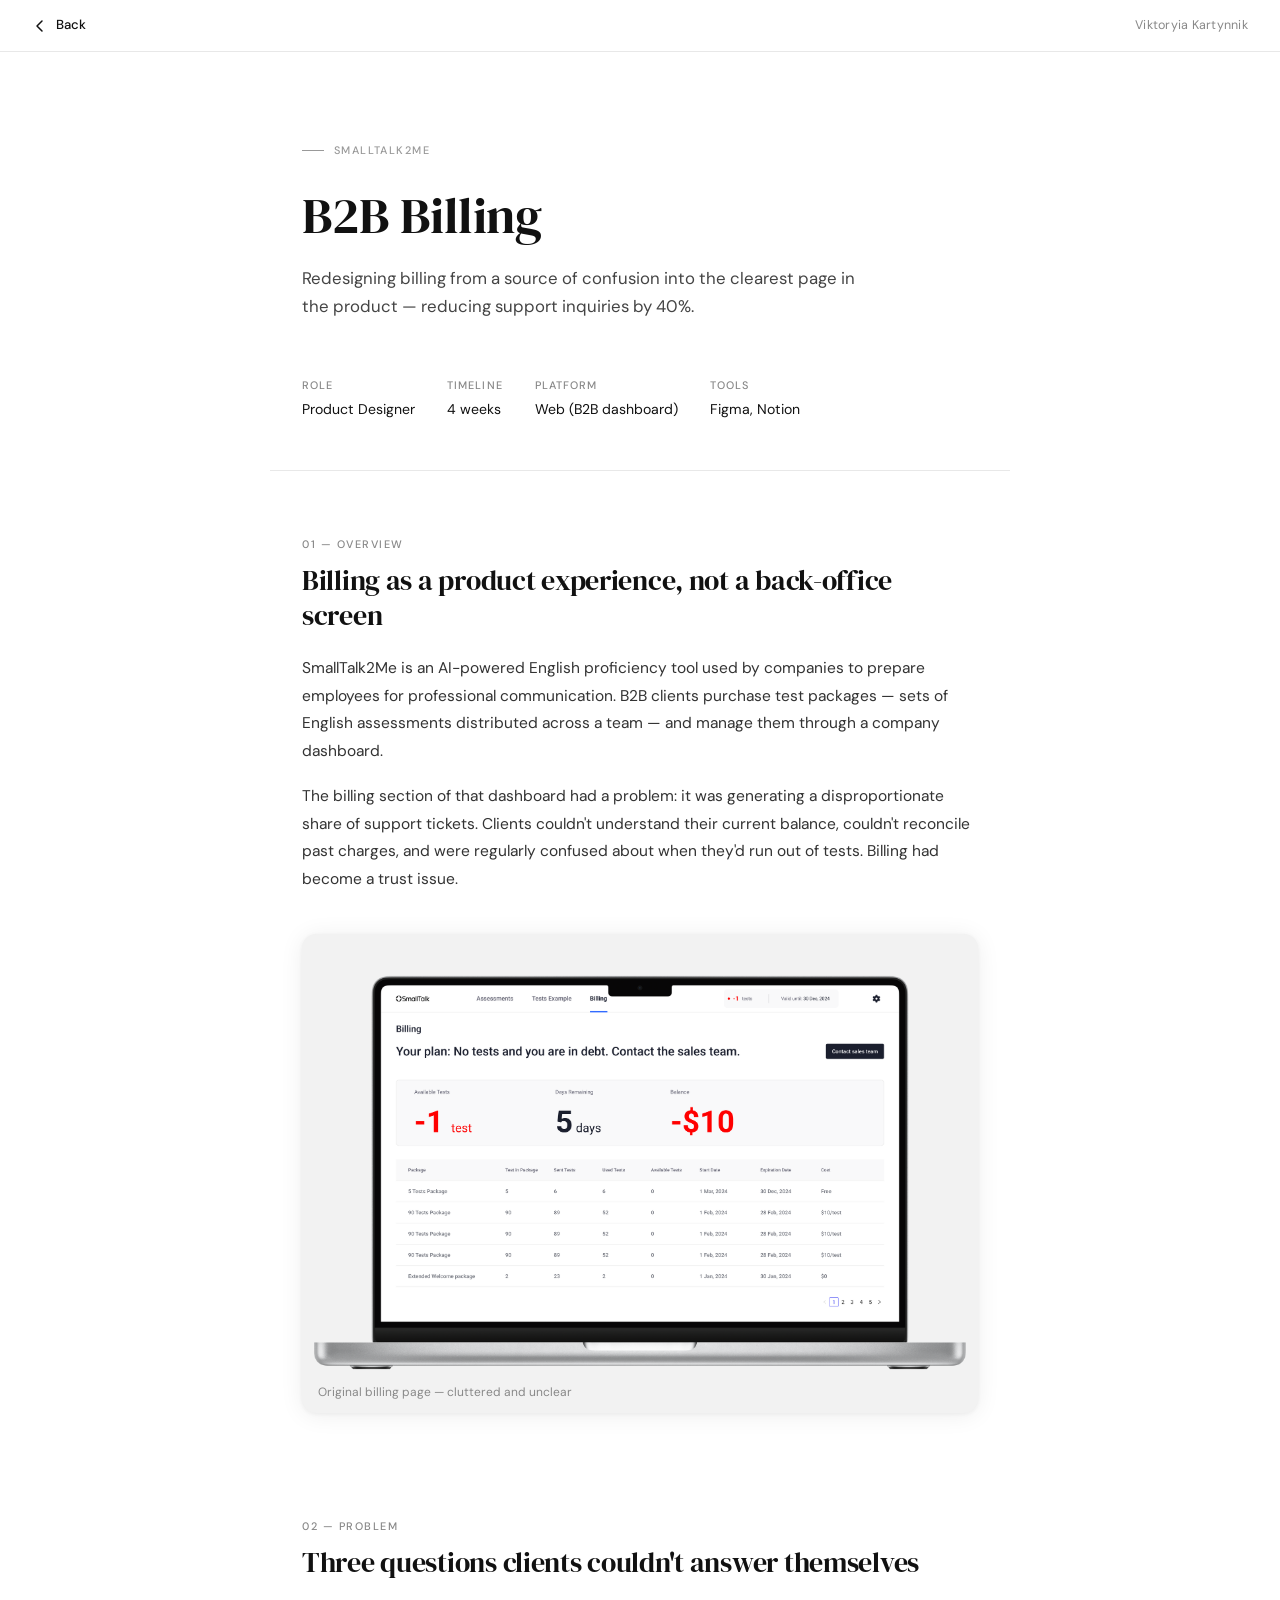
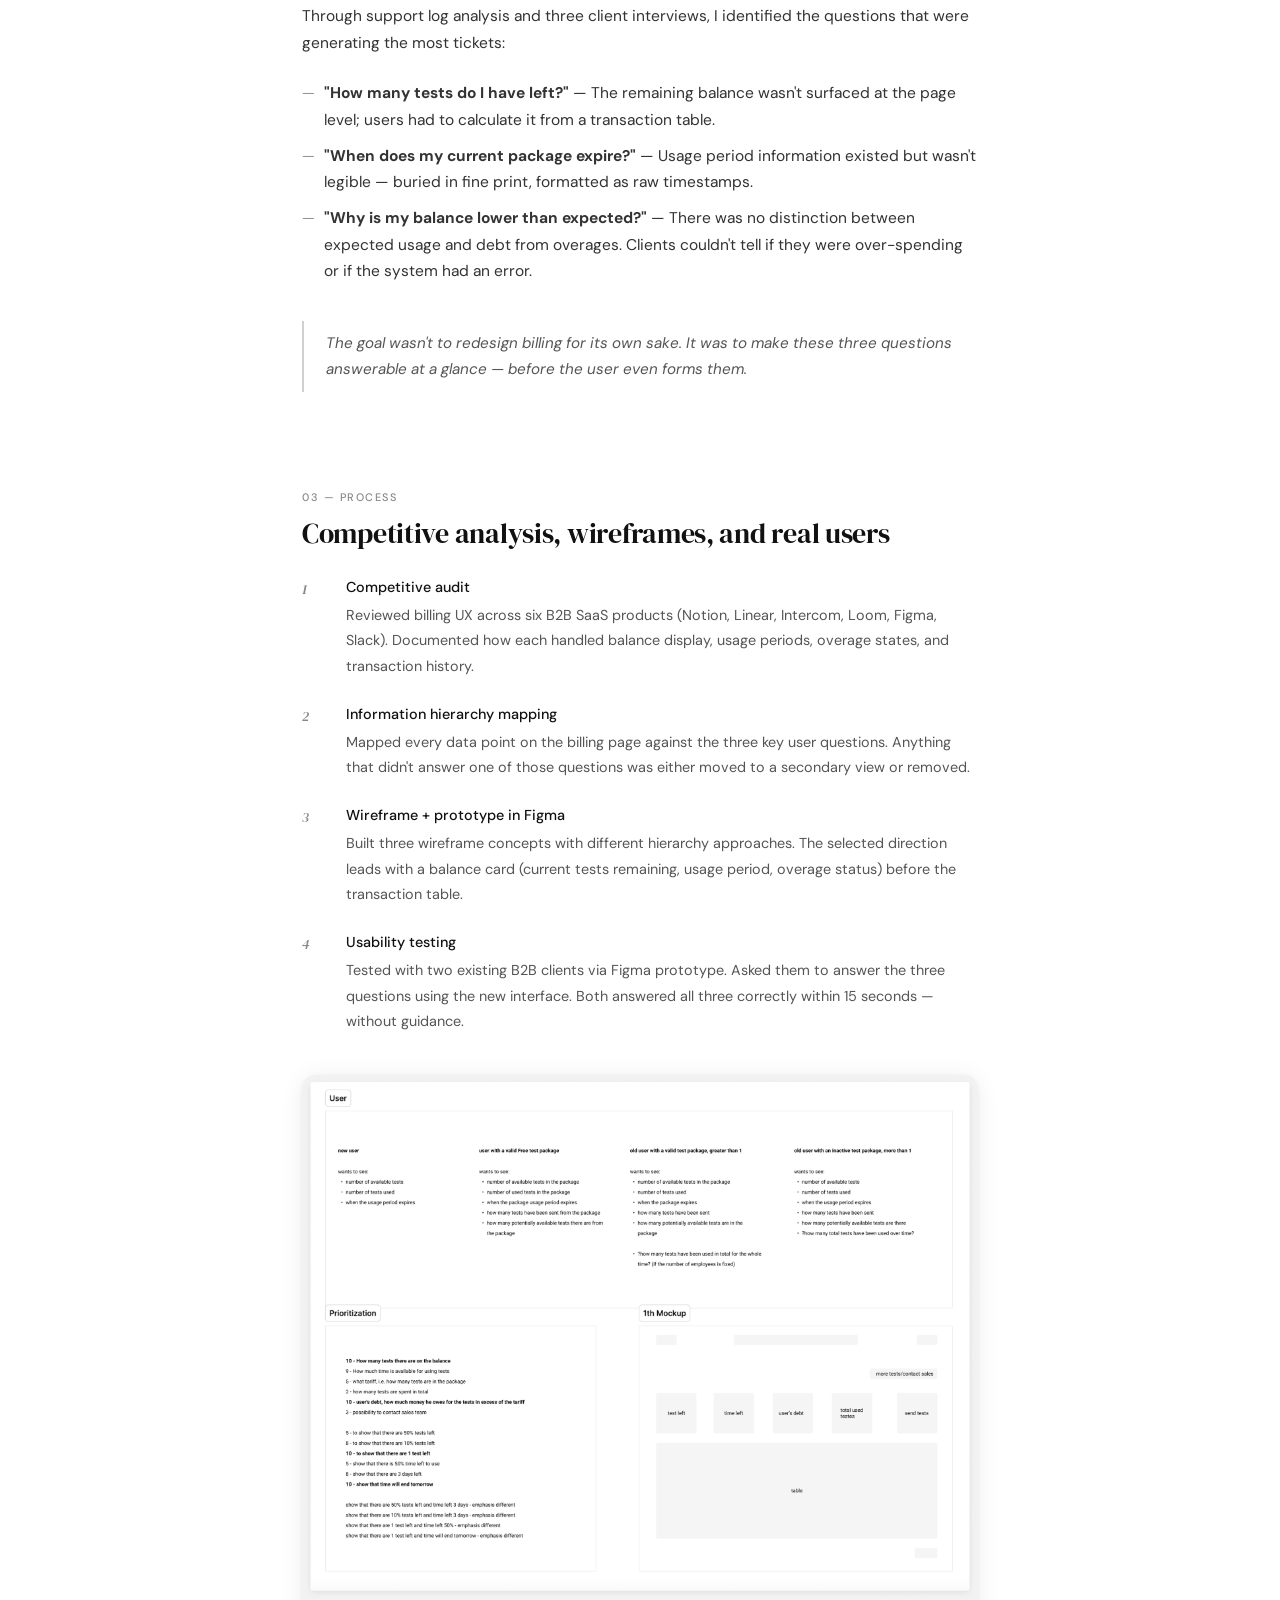
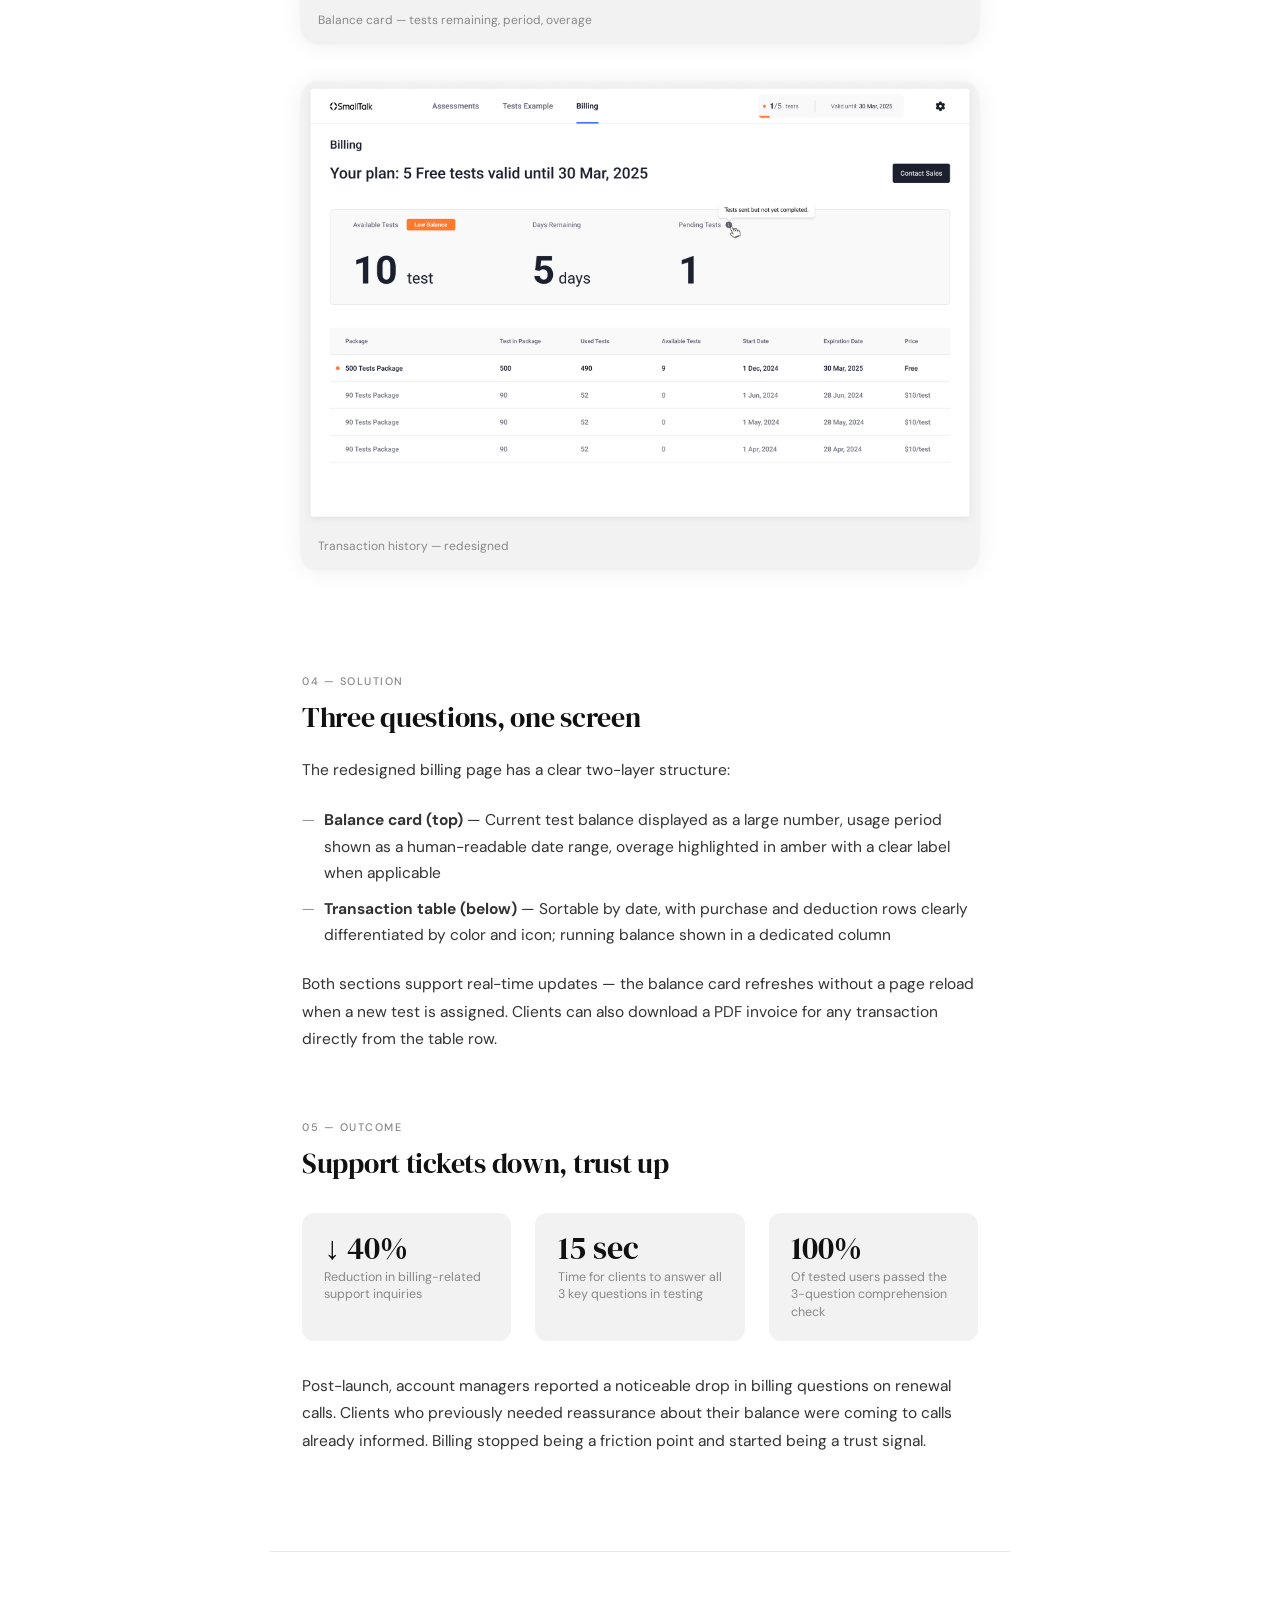
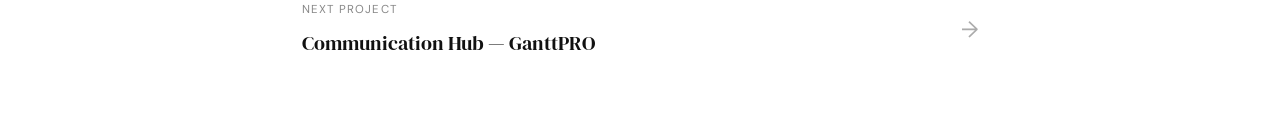
<file: projects/b2b-billing.html>
<!DOCTYPE html>
<html lang="en">
<head>
<meta charset="UTF-8">
<link rel="icon" type="image/x-icon" href="../favicon.ico">
<link rel="icon" type="image/png" href="../favicon.png">
<link rel="apple-touch-icon" href="../apple-touch-icon.png">
<meta name="viewport" content="width=device-width, initial-scale=1.0">
<title>B2B Billing — Viktoryia Kartynnik</title>
<meta name="description" content="Designing a transparent billing interface for SmallTalk2Me that cut support inquiries by 40%.">
<meta property="og:type" content="article">
<meta property="og:site_name" content="Viktoryia Kartynnik">
<meta property="og:title" content="B2B Billing — billing as a product experience">
<meta property="og:description" content="Designing a transparent billing interface for SmallTalk2Me that cut support inquiries by 40%.">
<meta property="og:url" content="https://viktoryia-kartynnik.com/projects/b2b-billing.html">
<meta property="og:image" content="https://viktoryia-kartynnik.com/images/projects/11120.png">
<meta property="og:image:width" content="2048">
<meta property="og:image:height" content="1331">
<meta name="twitter:card" content="summary_large_image">
<link rel="stylesheet" href="../css/project.css?v=5">
<!-- Google tag (gtag.js) -->
<script async src="https://www.googletagmanager.com/gtag/js?id=G-SY1KEPDGD8"></script>
<script>
  window.dataLayer = window.dataLayer || [];
  function gtag(){dataLayer.push(arguments);}
  gtag('js', new Date());
  gtag('config', 'G-SY1KEPDGD8');
</script>
</head>
<body>
<div class="project-page">
<nav class="site-nav">
  <a class="nav-back" href="../index.html">
    <svg width="16" height="16" viewBox="0 0 16 16" fill="none"><path d="M10 3L5 8l5 5" stroke="currentColor" stroke-width="1.5" stroke-linecap="round" stroke-linejoin="round"/></svg>
    Back
  </a>
  <span class="nav-name">Viktoryia Kartynnik</span>
</nav>

<header class="hero">
  <span class="hero-tag">SmallTalk2Me</span>
  <h1>B2B Billing</h1>
  <p class="hero-sub">Redesigning billing from a source of confusion into the clearest page in the product — reducing support inquiries by 40%.</p>
</header>
<div class="meta-strip">
  <div class="meta-item"><span class="meta-label">Role</span><span class="meta-value">Product Designer</span></div>
  <div class="meta-item"><span class="meta-label">Timeline</span><span class="meta-value">4 weeks</span></div>
  <div class="meta-item"><span class="meta-label">Platform</span><span class="meta-value">Web (B2B dashboard)</span></div>
  <div class="meta-item"><span class="meta-label">Tools</span><span class="meta-value">Figma, Notion</span></div>
</div>
<div class="content">

  <div class="section">
    <div class="section-num">01 — Overview</div>
    <h2>Billing as a product experience, not a back-office screen</h2>
    <p>SmallTalk2Me is an AI-powered English proficiency tool used by companies to prepare employees for professional communication. B2B clients purchase test packages — sets of English assessments distributed across a team — and manage them through a company dashboard.</p>
    <p>The billing section of that dashboard had a problem: it was generating a disproportionate share of support tickets. Clients couldn't understand their current balance, couldn't reconcile past charges, and were regularly confused about when they'd run out of tests. Billing had become a trust issue.</p>
  </div>

<div class="img-frame">
  <img src="../images/projects/11120.png" alt="Original billing page — cluttered and unclear" style="width:100%;height:auto;display:block;border-radius:8px;">
  <div class="img-caption">Original billing page — cluttered and unclear</div>
</div>

  <div class="section">
    <div class="section-num">02 — Problem</div>
    <h2>Three questions clients couldn't answer themselves</h2>
    <p>Through support log analysis and three client interviews, I identified the questions that were generating the most tickets:</p>
    <ul>
      <li><strong>"How many tests do I have left?"</strong> — The remaining balance wasn't surfaced at the page level; users had to calculate it from a transaction table.</li>
      <li><strong>"When does my current package expire?"</strong> — Usage period information existed but wasn't legible — buried in fine print, formatted as raw timestamps.</li>
      <li><strong>"Why is my balance lower than expected?"</strong> — There was no distinction between expected usage and debt from overages. Clients couldn't tell if they were over-spending or if the system had an error.</li>
    </ul>
    <div class="callout">
      The goal wasn't to redesign billing for its own sake. It was to make these three questions answerable at a glance — before the user even forms them.
    </div>
  </div>

  <div class="section">
    <div class="section-num">03 — Process</div>
    <h2>Competitive analysis, wireframes, and real users</h2>
    <div class="steps">
      <div class="step">
        <span class="step-num">1</span>
        <div class="step-body">
          <strong>Competitive audit</strong>
          <p>Reviewed billing UX across six B2B SaaS products (Notion, Linear, Intercom, Loom, Figma, Slack). Documented how each handled balance display, usage periods, overage states, and transaction history.</p>
        </div>
      </div>
      <div class="step">
        <span class="step-num">2</span>
        <div class="step-body">
          <strong>Information hierarchy mapping</strong>
          <p>Mapped every data point on the billing page against the three key user questions. Anything that didn't answer one of those questions was either moved to a secondary view or removed.</p>
        </div>
      </div>
      <div class="step">
        <span class="step-num">3</span>
        <div class="step-body">
          <strong>Wireframe + prototype in Figma</strong>
          <p>Built three wireframe concepts with different hierarchy approaches. The selected direction leads with a balance card (current tests remaining, usage period, overage status) before the transaction table.</p>
        </div>
      </div>
      <div class="step">
        <span class="step-num">4</span>
        <div class="step-body">
          <strong>Usability testing</strong>
          <p>Tested with two existing B2B clients via Figma prototype. Asked them to answer the three questions using the new interface. Both answered all three correctly within 15 seconds — without guidance.</p>
        </div>
      </div>
    </div>
  </div>

<div class="img-frame">
  <img loading="lazy" src="../images/projects/Screenshot_2025-01-07_at_4.52.06_PM_1.png" alt="Balance card — tests remaining, period, overage" style="width:100%;height:auto;display:block;border-radius:8px;">
  <div class="img-caption">Balance card — tests remaining, period, overage</div>
</div><div class="img-frame">
  <img loading="lazy" src="../images/projects/Desktop_-_145_1.png" alt="Transaction history — redesigned" style="width:100%;height:auto;display:block;border-radius:8px;">
  <div class="img-caption">Transaction history — redesigned</div>
</div>

  <div class="section">
    <div class="section-num">04 — Solution</div>
    <h2>Three questions, one screen</h2>
    <p>The redesigned billing page has a clear two-layer structure:</p>
    <ul>
      <li><strong>Balance card (top)</strong> — Current test balance displayed as a large number, usage period shown as a human-readable date range, overage highlighted in amber with a clear label when applicable</li>
      <li><strong>Transaction table (below)</strong> — Sortable by date, with purchase and deduction rows clearly differentiated by color and icon; running balance shown in a dedicated column</li>
    </ul>
    <p>Both sections support real-time updates — the balance card refreshes without a page reload when a new test is assigned. Clients can also download a PDF invoice for any transaction directly from the table row.</p>
  </div>

  <div class="section">
    <div class="section-num">05 — Outcome</div>
    <h2>Support tickets down, trust up</h2>
    <div class="stats-row">
      <div class="stat-card"><div class="stat-num">↓ 40%</div><div class="stat-label">Reduction in billing-related support inquiries</div></div>
      <div class="stat-card"><div class="stat-num">15 sec</div><div class="stat-label">Time for clients to answer all 3 key questions in testing</div></div>
      <div class="stat-card"><div class="stat-num">100%</div><div class="stat-label">Of tested users passed the 3-question comprehension check</div></div>
    </div>
    <p>Post-launch, account managers reported a noticeable drop in billing questions on renewal calls. Clients who previously needed reassurance about their balance were coming to calls already informed. Billing stopped being a friction point and started being a trust signal.</p>
  </div>

</div>

<section class="next-project">
  <div>
    <div class="next-label">Next project</div>
    <a class="next-title" href="communication-hub.html">Communication Hub — GanttPRO</a>
  </div>
  <a class="next-arrow" href="communication-hub.html">→</a>
</section>
</div></body></html>
</file>
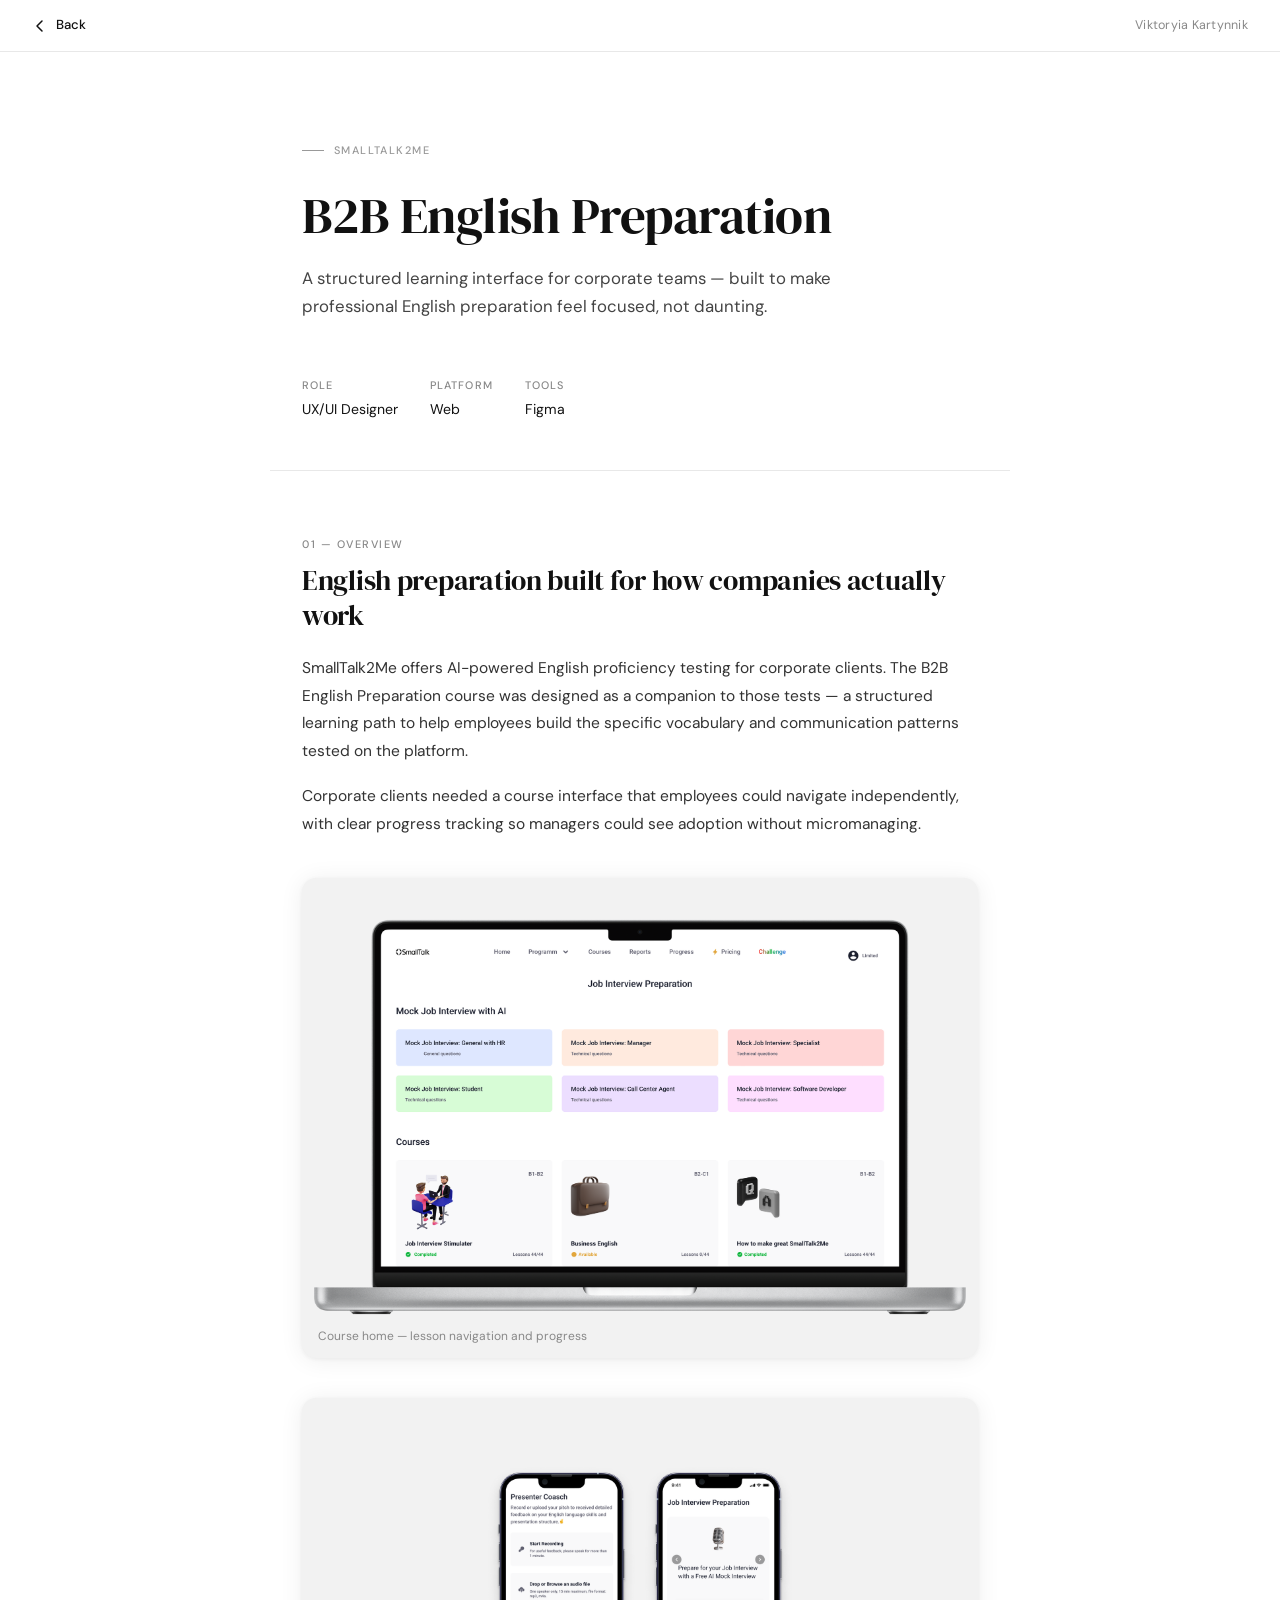
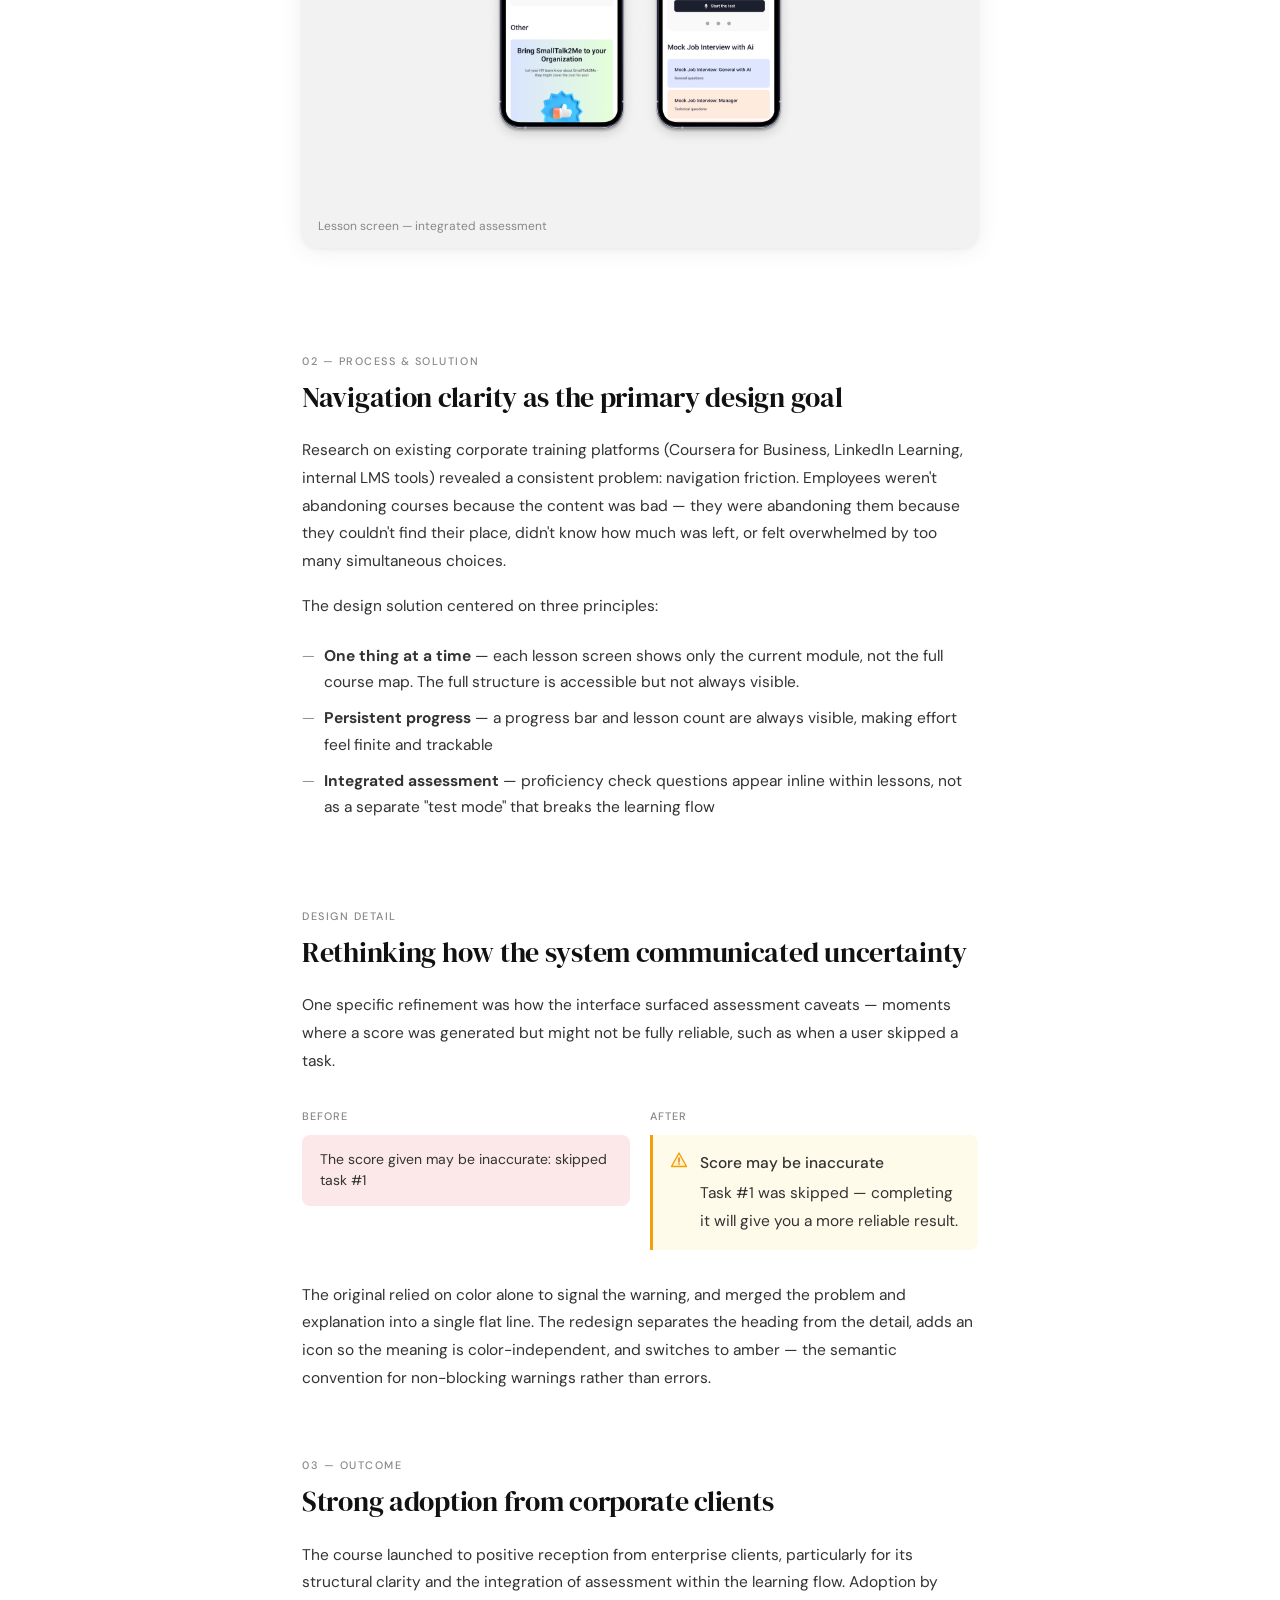
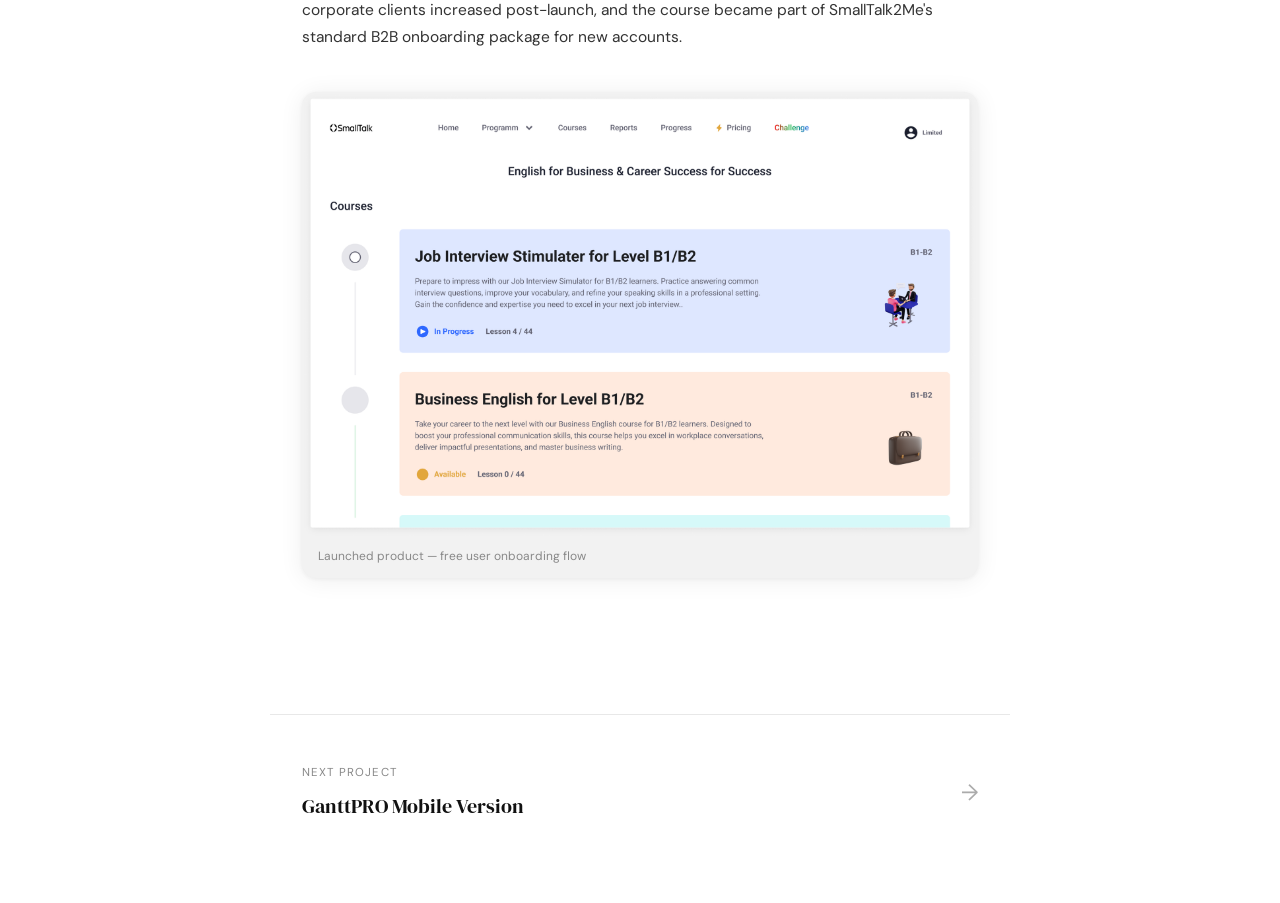
<file: projects/b2b-english.html>
<!DOCTYPE html>
<html lang="en">
<head>
<meta charset="UTF-8">
<link rel="icon" type="image/x-icon" href="../favicon.ico">
<link rel="icon" type="image/png" href="../favicon.png">
<link rel="apple-touch-icon" href="../apple-touch-icon.png">
<meta name="viewport" content="width=device-width, initial-scale=1.0">
<title>B2B English Preparation — Viktoryia Kartynnik</title>
<meta name="description" content="Designing a structured corporate English learning interface for SmallTalk2Me's enterprise clients.">
<link rel="stylesheet" href="../css/project.css?v=5">
<!-- Google tag (gtag.js) -->
<script async src="https://www.googletagmanager.com/gtag/js?id=G-SY1KEPDGD8"></script>
<script>
  window.dataLayer = window.dataLayer || [];
  function gtag(){dataLayer.push(arguments);}
  gtag('js', new Date());
  gtag('config', 'G-SY1KEPDGD8');
</script>
</head>
<body>
<div class="project-page">
<nav class="site-nav">
  <a class="nav-back" href="../index.html">
    <svg width="16" height="16" viewBox="0 0 16 16" fill="none"><path d="M10 3L5 8l5 5" stroke="currentColor" stroke-width="1.5" stroke-linecap="round" stroke-linejoin="round"/></svg>
    Back
  </a>
  <span class="nav-name">Viktoryia Kartynnik</span>
</nav>

<header class="hero">
  <span class="hero-tag">SmallTalk2Me</span>
  <h1>B2B English Preparation</h1>
  <p class="hero-sub">A structured learning interface for corporate teams — built to make professional English preparation feel focused, not daunting.</p>
</header>
<div class="meta-strip">
  <div class="meta-item"><span class="meta-label">Role</span><span class="meta-value">UX/UI Designer</span></div>
  <div class="meta-item"><span class="meta-label">Platform</span><span class="meta-value">Web</span></div>
  <div class="meta-item"><span class="meta-label">Tools</span><span class="meta-value">Figma</span></div>
</div>
<div class="content">
  <div class="section">
    <div class="section-num">01 — Overview</div>
    <h2>English preparation built for how companies actually work</h2>
    <p>SmallTalk2Me offers AI-powered English proficiency testing for corporate clients. The B2B English Preparation course was designed as a companion to those tests — a structured learning path to help employees build the specific vocabulary and communication patterns tested on the platform.</p>
    <p>Corporate clients needed a course interface that employees could navigate independently, with clear progress tracking so managers could see adoption without micromanaging.</p>
  </div>
<div class="img-frame">
  <img src="../images/projects/11121.png" alt="Course home — lesson navigation and progress" style="width:100%;height:auto;display:block;border-radius:8px;">
  <div class="img-caption">Course home — lesson navigation and progress</div>
</div>
<div class="img-frame">
  <img loading="lazy" src="../images/projects/cover_27.png" alt="Lesson screen — integrated assessment" style="width:100%;height:auto;display:block;border-radius:8px;">
  <div class="img-caption">Lesson screen — integrated assessment</div>
</div>
  <div class="section">
    <div class="section-num">02 — Process &amp; Solution</div>
    <h2>Navigation clarity as the primary design goal</h2>
    <p>Research on existing corporate training platforms (Coursera for Business, LinkedIn Learning, internal LMS tools) revealed a consistent problem: navigation friction. Employees weren't abandoning courses because the content was bad — they were abandoning them because they couldn't find their place, didn't know how much was left, or felt overwhelmed by too many simultaneous choices.</p>
    <p>The design solution centered on three principles:</p>
    <ul>
      <li><strong>One thing at a time</strong> — each lesson screen shows only the current module, not the full course map. The full structure is accessible but not always visible.</li>
      <li><strong>Persistent progress</strong> — a progress bar and lesson count are always visible, making effort feel finite and trackable</li>
      <li><strong>Integrated assessment</strong> — proficiency check questions appear inline within lessons, not as a separate "test mode" that breaks the learning flow</li>
    </ul>
  </div>
  <div class="section">
    <div class="section-num">Design Detail</div>
    <h2>Rethinking how the system communicated uncertainty</h2>
    <p>One specific refinement was how the interface surfaced assessment caveats — moments where a score was generated but might not be fully reliable, such as when a user skipped a task.</p>
    <div class="component-compare">
      <div class="compare-item">
        <span class="compare-label">Before</span>
        <div class="alert-v1">The score given may be inaccurate: skipped task #1</div>
      </div>
      <div class="compare-item">
        <span class="compare-label">After</span>
        <div class="alert-v2" role="alert">
          <svg class="alert-v2-icon" width="18" height="18" viewBox="0 0 18 18" fill="none" aria-hidden="true">
            <path d="M9 2L1.5 15.5h15L9 2z" fill="#FEF3C7" stroke="#F59E0B" stroke-width="1.4" stroke-linejoin="round"/>
            <line x1="9" y1="7" x2="9" y2="11" stroke="#D97706" stroke-width="1.4" stroke-linecap="round"/>
            <circle cx="9" cy="13" r="0.8" fill="#D97706"/>
          </svg>
          <div>
            <p class="alert-v2-title">Score may be inaccurate</p>
            <p class="alert-v2-desc">Task #1 was skipped — completing it will give you a more reliable result.</p>
          </div>
        </div>
      </div>
    </div>
    <p>The original relied on color alone to signal the warning, and merged the problem and explanation into a single flat line. The redesign separates the heading from the detail, adds an icon so the meaning is color-independent, and switches to amber — the semantic convention for non-blocking warnings rather than errors.</p>
  </div>

  <div class="section">
    <div class="section-num">03 — Outcome</div>
    <h2>Strong adoption from corporate clients</h2>
    <p>The course launched to positive reception from enterprise clients, particularly for its structural clarity and the integration of assessment within the learning flow. Adoption by corporate clients increased post-launch, and the course became part of SmallTalk2Me's standard B2B onboarding package for new accounts.</p>
  </div>

<div class="img-frame">
  <img loading="lazy" src="../images/projects/Free_User_3.png" alt="Free user onboarding flow — launched product screens" style="width:100%;height:auto;display:block;border-radius:8px;">
  <div class="img-caption">Launched product — free user onboarding flow</div>
</div>

</div>

<section class="next-project">
  <div>
    <div class="next-label">Next project</div>
    <a class="next-title" href="ganttpro-mobile.html">GanttPRO Mobile Version</a>
  </div>
  <a class="next-arrow" href="ganttpro-mobile.html">→</a>
</section>
</div></body></html>
</file>
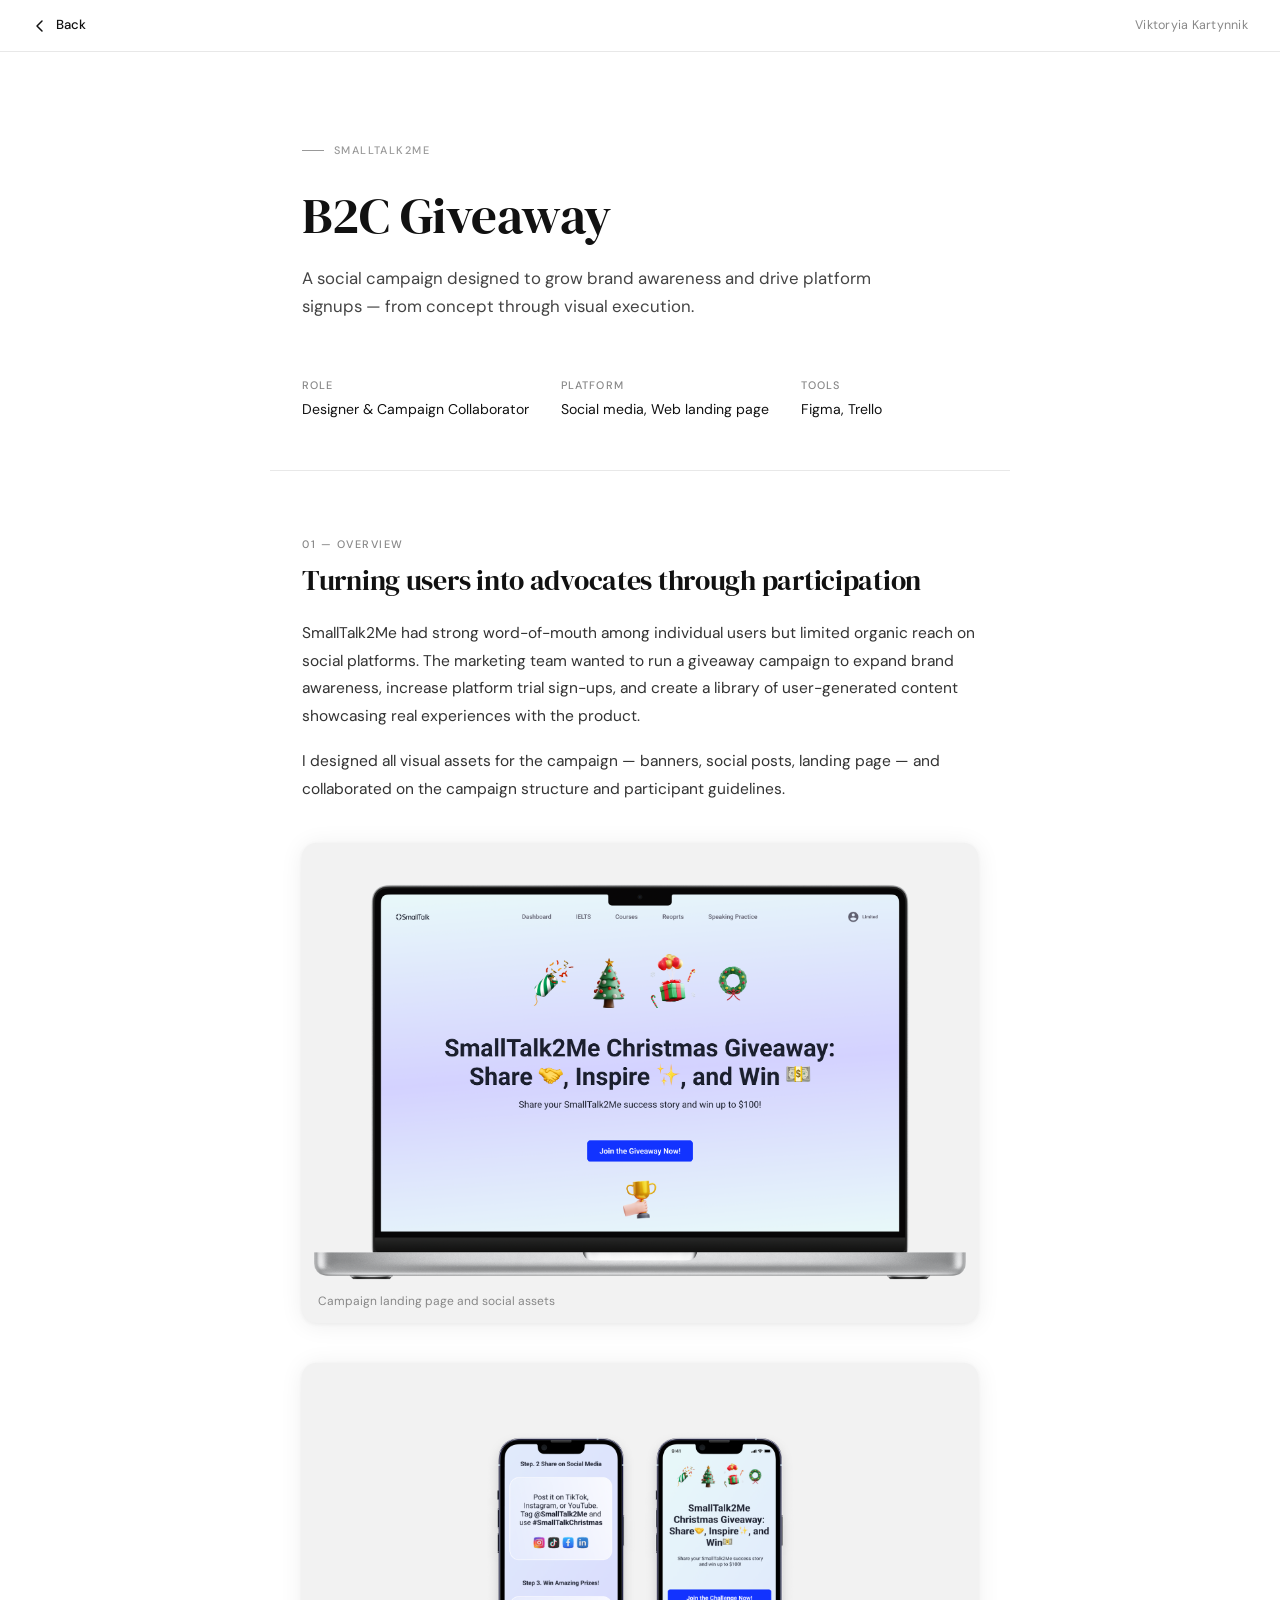
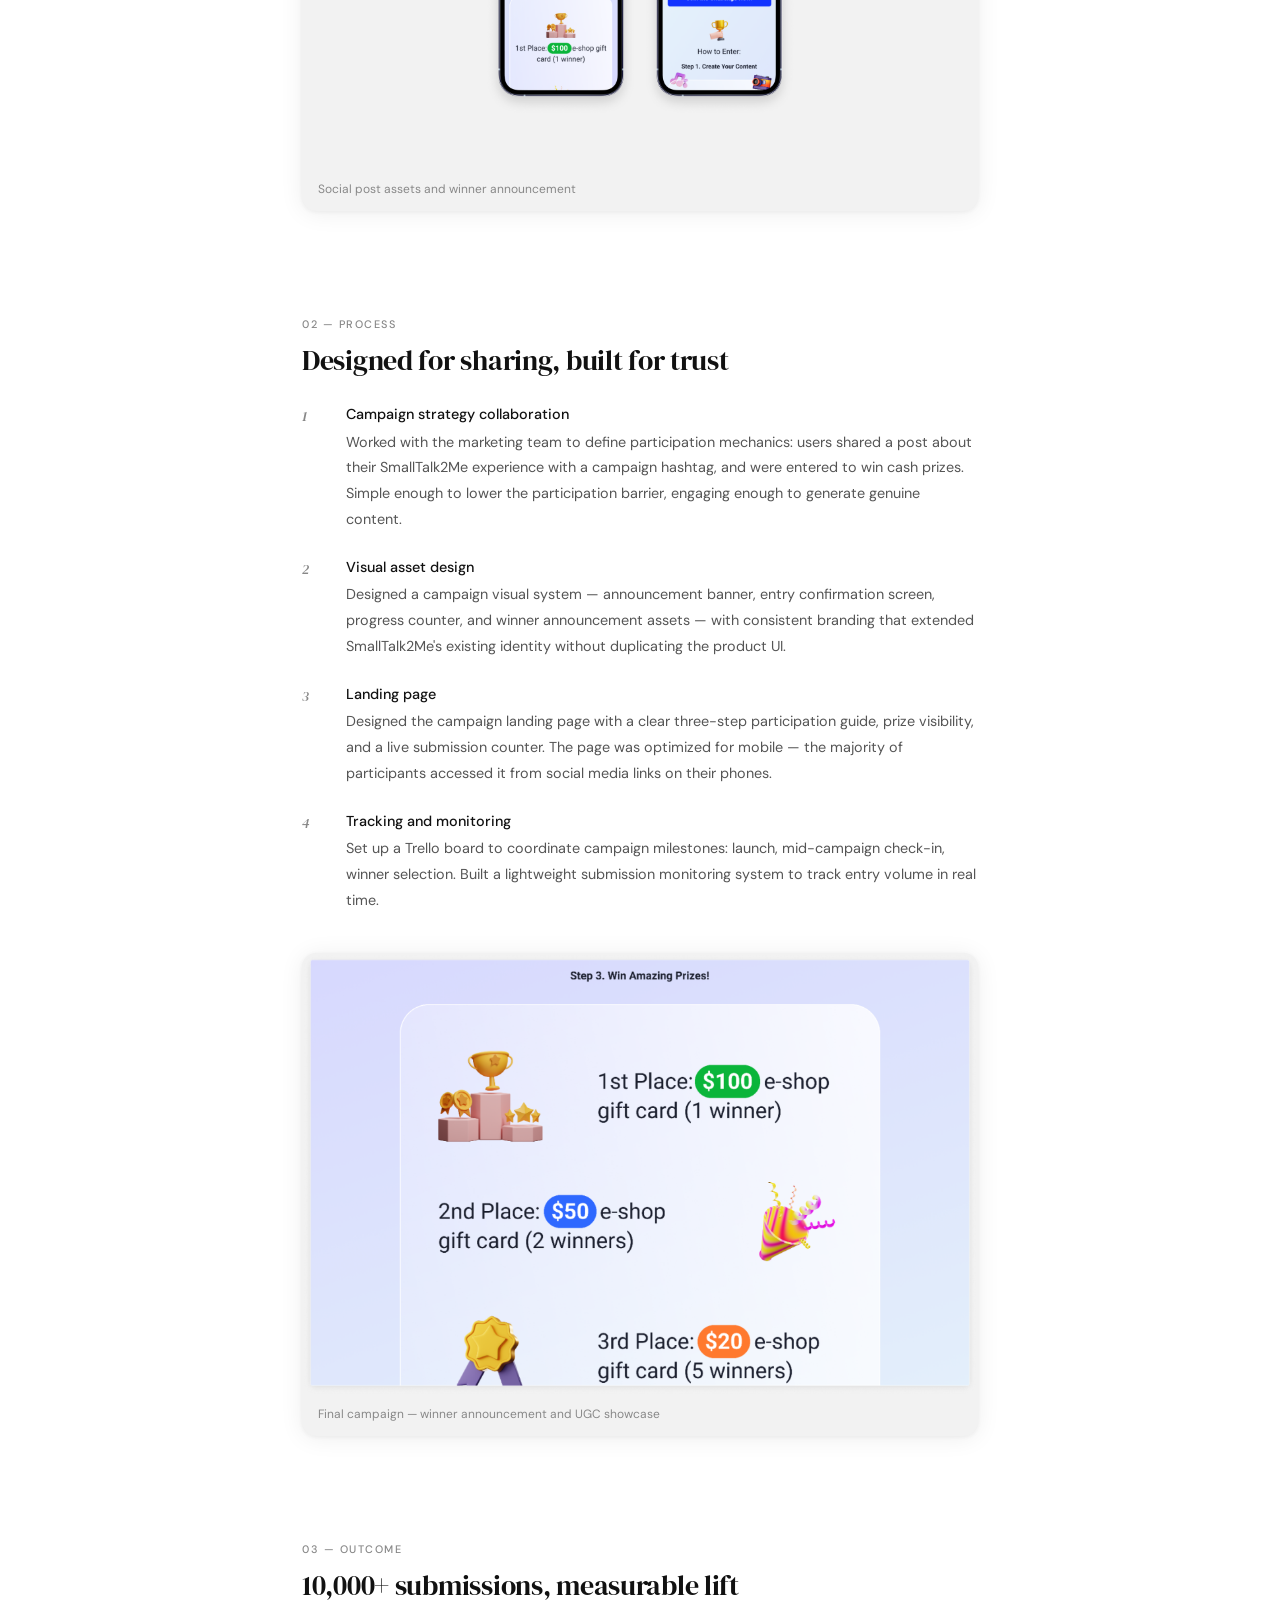
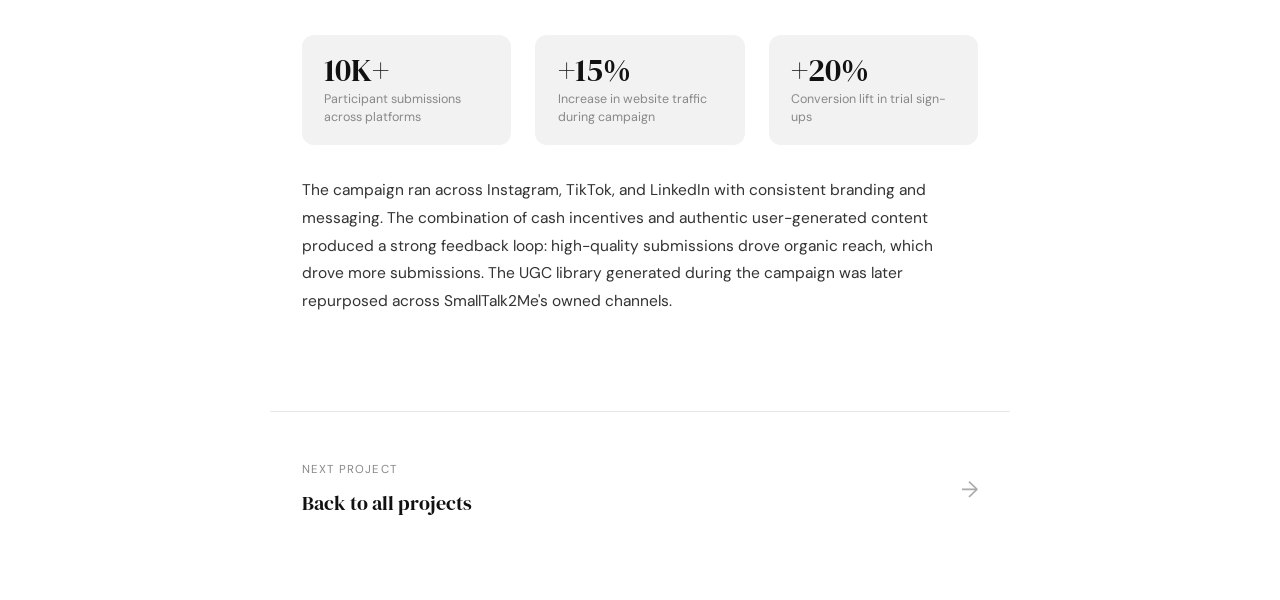
<file: projects/b2c-giveaway.html>
<!DOCTYPE html>
<html lang="en">
<head>
<meta charset="UTF-8">
<link rel="icon" type="image/x-icon" href="../favicon.ico">
<link rel="icon" type="image/png" href="../favicon.png">
<link rel="apple-touch-icon" href="../apple-touch-icon.png">
<meta name="viewport" content="width=device-width, initial-scale=1.0">
<title>B2C Giveaway Campaign — Viktoryia Kartynnik</title>
<meta name="description" content="Designing a social giveaway campaign for SmallTalk2Me that generated 10,000+ submissions.">
<link rel="stylesheet" href="../css/project.css?v=5">
<!-- Google tag (gtag.js) -->
<script async src="https://www.googletagmanager.com/gtag/js?id=G-SY1KEPDGD8"></script>
<script>
  window.dataLayer = window.dataLayer || [];
  function gtag(){dataLayer.push(arguments);}
  gtag('js', new Date());
  gtag('config', 'G-SY1KEPDGD8');
</script>
</head>
<body>
<div class="project-page">
<nav class="site-nav">
  <a class="nav-back" href="../index.html">
    <svg width="16" height="16" viewBox="0 0 16 16" fill="none"><path d="M10 3L5 8l5 5" stroke="currentColor" stroke-width="1.5" stroke-linecap="round" stroke-linejoin="round"/></svg>
    Back
  </a>
  <span class="nav-name">Viktoryia Kartynnik</span>
</nav>

<header class="hero">
  <span class="hero-tag">SmallTalk2Me</span>
  <h1>B2C Giveaway</h1>
  <p class="hero-sub">A social campaign designed to grow brand awareness and drive platform signups — from concept through visual execution.</p>
</header>
<div class="meta-strip">
  <div class="meta-item"><span class="meta-label">Role</span><span class="meta-value">Designer &amp; Campaign Collaborator</span></div>
  <div class="meta-item"><span class="meta-label">Platform</span><span class="meta-value">Social media, Web landing page</span></div>
  <div class="meta-item"><span class="meta-label">Tools</span><span class="meta-value">Figma, Trello</span></div>
</div>
<div class="content">
  <div class="section">
    <div class="section-num">01 — Overview</div>
    <h2>Turning users into advocates through participation</h2>
    <p>SmallTalk2Me had strong word-of-mouth among individual users but limited organic reach on social platforms. The marketing team wanted to run a giveaway campaign to expand brand awareness, increase platform trial sign-ups, and create a library of user-generated content showcasing real experiences with the product.</p>
    <p>I designed all visual assets for the campaign — banners, social posts, landing page — and collaborated on the campaign structure and participant guidelines.</p>
  </div>
<div class="img-frame">
  <img src="../images/projects/11123.png" alt="Campaign landing page and social assets" style="width:100%;height:auto;display:block;border-radius:8px;">
  <div class="img-caption">Campaign landing page and social assets</div>
</div>
<div class="img-frame">
  <img loading="lazy" src="../images/projects/cover_26.png" alt="Social post assets and winner announcement" style="width:100%;height:auto;display:block;border-radius:8px;">
  <div class="img-caption">Social post assets and winner announcement</div>
</div>
  <div class="section">
    <div class="section-num">02 — Process</div>
    <h2>Designed for sharing, built for trust</h2>
    <div class="steps">
      <div class="step"><span class="step-num">1</span><div class="step-body"><strong>Campaign strategy collaboration</strong><p>Worked with the marketing team to define participation mechanics: users shared a post about their SmallTalk2Me experience with a campaign hashtag, and were entered to win cash prizes. Simple enough to lower the participation barrier, engaging enough to generate genuine content.</p></div></div>
      <div class="step"><span class="step-num">2</span><div class="step-body"><strong>Visual asset design</strong><p>Designed a campaign visual system — announcement banner, entry confirmation screen, progress counter, and winner announcement assets — with consistent branding that extended SmallTalk2Me's existing identity without duplicating the product UI.</p></div></div>
      <div class="step"><span class="step-num">3</span><div class="step-body"><strong>Landing page</strong><p>Designed the campaign landing page with a clear three-step participation guide, prize visibility, and a live submission counter. The page was optimized for mobile — the majority of participants accessed it from social media links on their phones.</p></div></div>
      <div class="step"><span class="step-num">4</span><div class="step-body"><strong>Tracking and monitoring</strong><p>Set up a Trello board to coordinate campaign milestones: launch, mid-campaign check-in, winner selection. Built a lightweight submission monitoring system to track entry volume in real time.</p></div></div>
    </div>
  </div>
<div class="img-frame">
  <img loading="lazy" src="../images/projects/Desktop_-_90_1.png" alt="Final campaign assets — winner announcement and UGC showcase" style="width:100%;height:auto;display:block;border-radius:8px;">
  <div class="img-caption">Final campaign — winner announcement and UGC showcase</div>
</div>

  <div class="section">
    <div class="section-num">03 — Outcome</div>
    <h2>10,000+ submissions, measurable lift</h2>
    <div class="stats-row">
      <div class="stat-card"><div class="stat-num">10K+</div><div class="stat-label">Participant submissions across platforms</div></div>
      <div class="stat-card"><div class="stat-num">+15%</div><div class="stat-label">Increase in website traffic during campaign</div></div>
      <div class="stat-card"><div class="stat-num">+20%</div><div class="stat-label">Conversion lift in trial sign-ups</div></div>
    </div>
    <p>The campaign ran across Instagram, TikTok, and LinkedIn with consistent branding and messaging. The combination of cash incentives and authentic user-generated content produced a strong feedback loop: high-quality submissions drove organic reach, which drove more submissions. The UGC library generated during the campaign was later repurposed across SmallTalk2Me's owned channels.</p>
  </div>
</div>

<section class="next-project">
  <div>
    <div class="next-label">Next project</div>
    <a class="next-title" href="../index.html">Back to all projects</a>
  </div>
  <a class="next-arrow" href="../index.html">→</a>
</section>
</div></body></html>
</file>
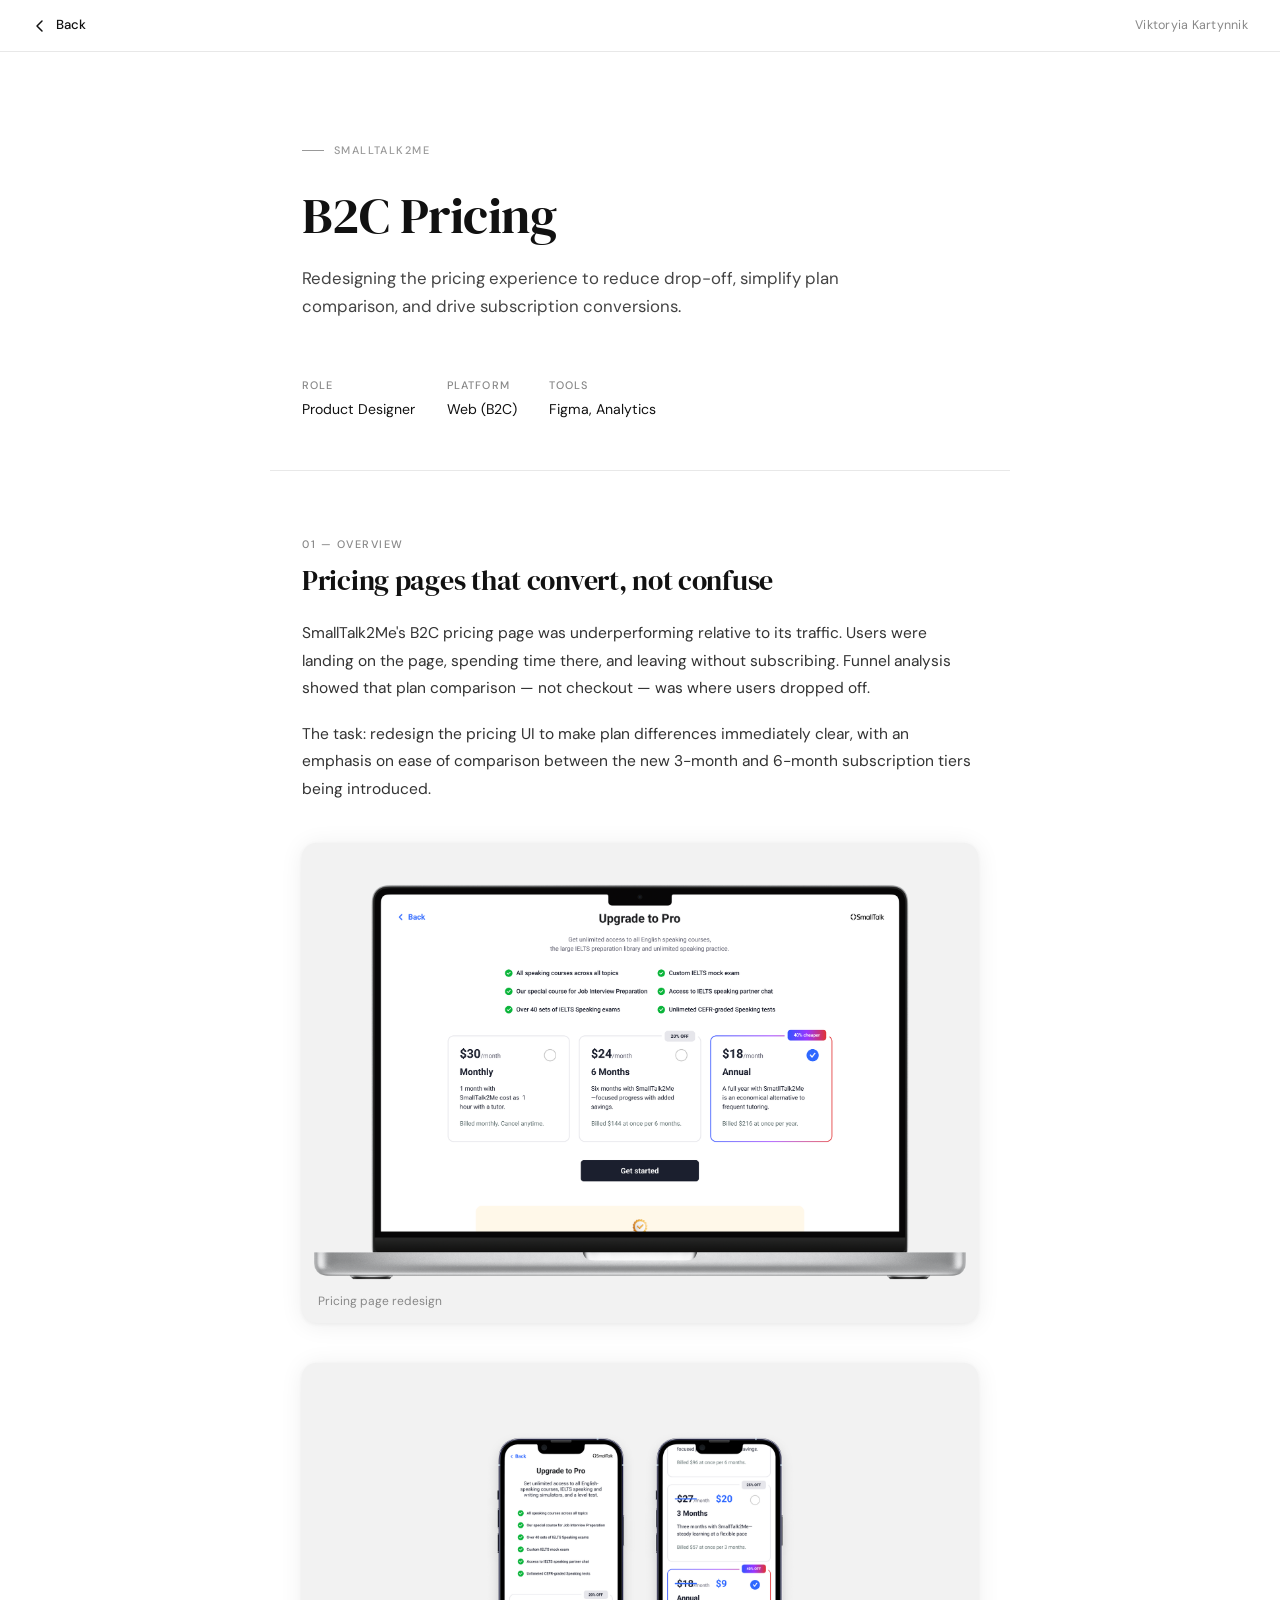
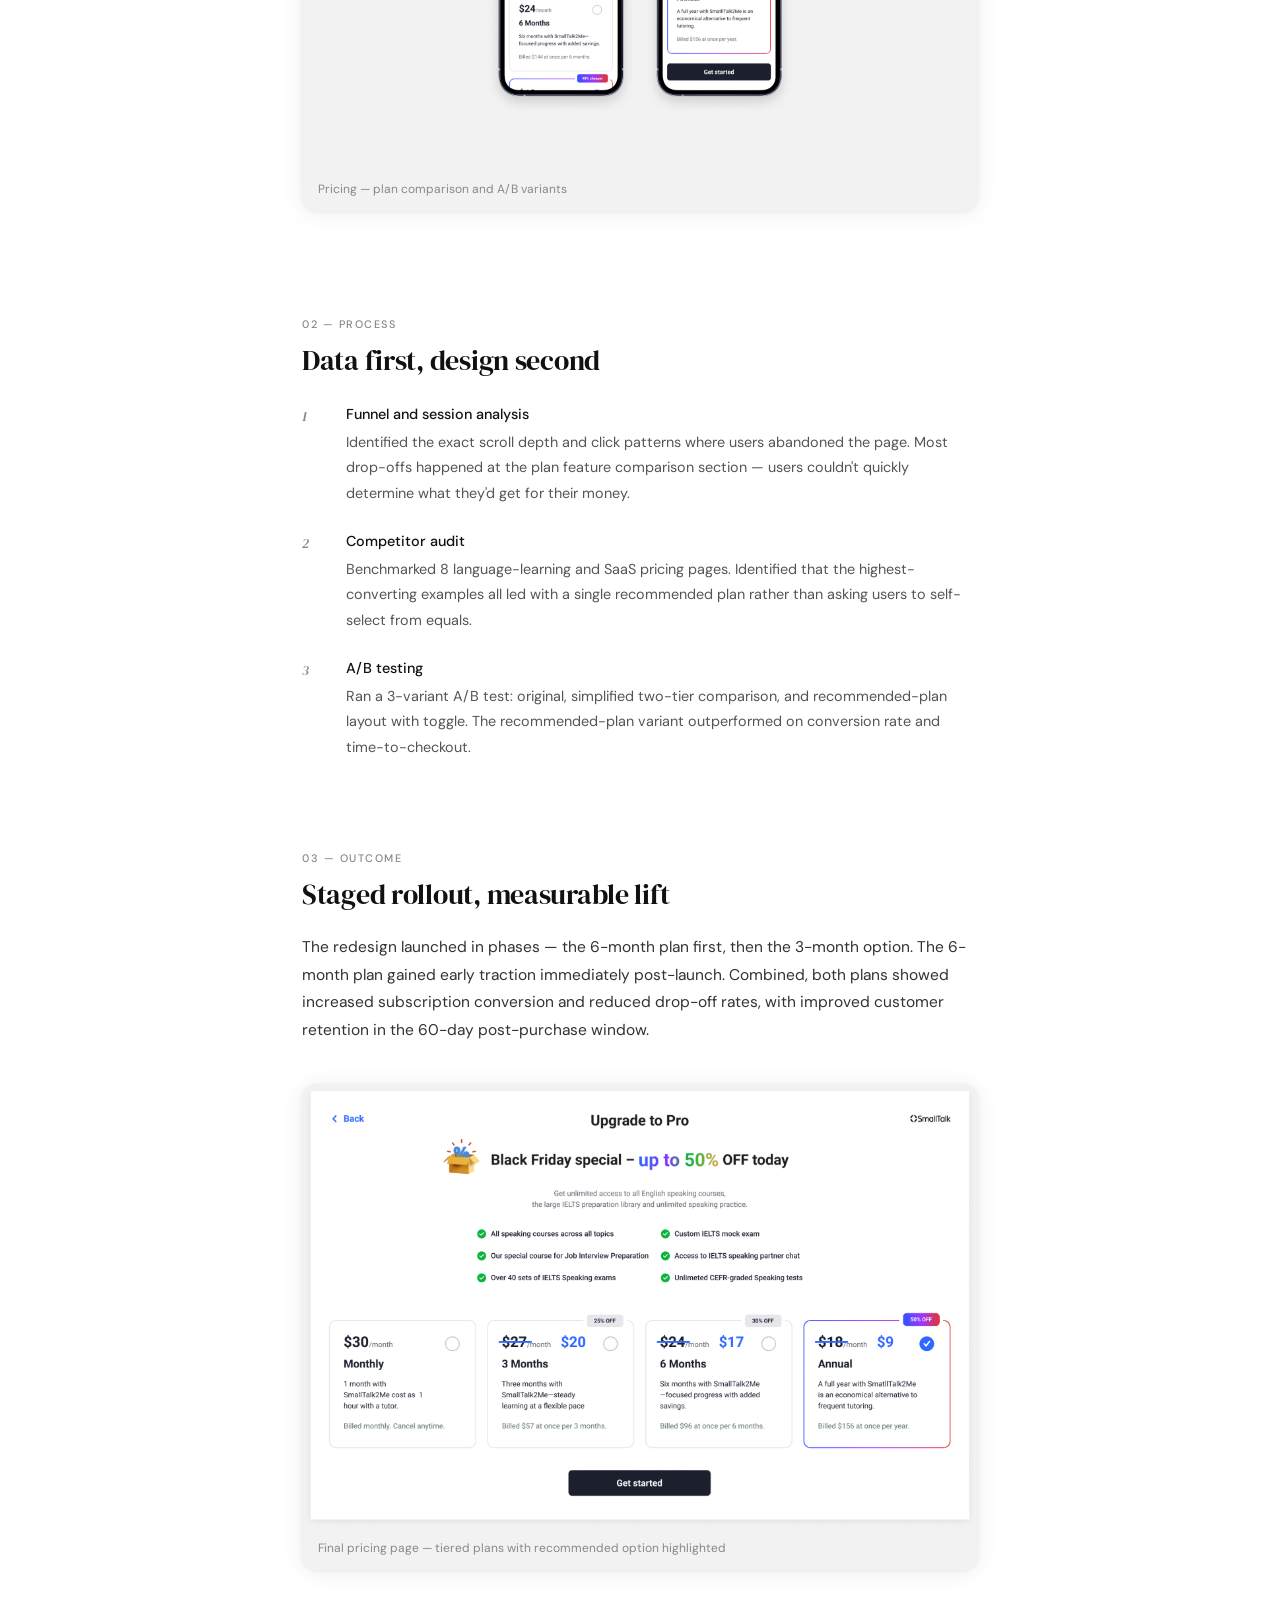
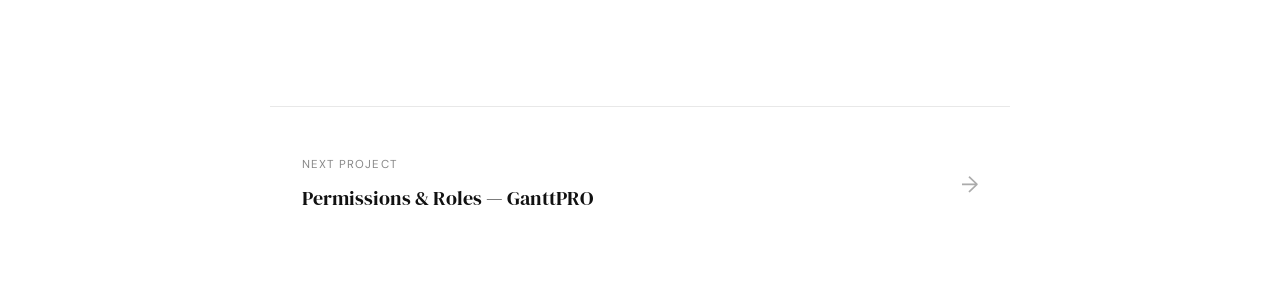
<file: projects/b2c-pricing.html>
<!DOCTYPE html>
<html lang="en">
<head>
<meta charset="UTF-8">
<link rel="icon" type="image/x-icon" href="../favicon.ico">
<link rel="icon" type="image/png" href="../favicon.png">
<link rel="apple-touch-icon" href="../apple-touch-icon.png">
<meta name="viewport" content="width=device-width, initial-scale=1.0">
<title>B2C Pricing — Viktoryia Kartynnik</title>
<meta name="description" content="A/B testing and redesigning SmallTalk2Me's pricing page to increase subscription conversions.">
<link rel="stylesheet" href="../css/project.css?v=5">
<!-- Google tag (gtag.js) -->
<script async src="https://www.googletagmanager.com/gtag/js?id=G-SY1KEPDGD8"></script>
<script>
  window.dataLayer = window.dataLayer || [];
  function gtag(){dataLayer.push(arguments);}
  gtag('js', new Date());
  gtag('config', 'G-SY1KEPDGD8');
</script>
</head>
<body>
<div class="project-page">
<nav class="site-nav">
  <a class="nav-back" href="../index.html">
    <svg width="16" height="16" viewBox="0 0 16 16" fill="none"><path d="M10 3L5 8l5 5" stroke="currentColor" stroke-width="1.5" stroke-linecap="round" stroke-linejoin="round"/></svg>
    Back
  </a>
  <span class="nav-name">Viktoryia Kartynnik</span>
</nav>

<header class="hero">
  <span class="hero-tag">SmallTalk2Me</span>
  <h1>B2C Pricing</h1>
  <p class="hero-sub">Redesigning the pricing experience to reduce drop-off, simplify plan comparison, and drive subscription conversions.</p>
</header>
<div class="meta-strip">
  <div class="meta-item"><span class="meta-label">Role</span><span class="meta-value">Product Designer</span></div>
  <div class="meta-item"><span class="meta-label">Platform</span><span class="meta-value">Web (B2C)</span></div>
  <div class="meta-item"><span class="meta-label">Tools</span><span class="meta-value">Figma, Analytics</span></div>
</div>
<div class="content">
  <div class="section">
    <div class="section-num">01 — Overview</div>
    <h2>Pricing pages that convert, not confuse</h2>
    <p>SmallTalk2Me's B2C pricing page was underperforming relative to its traffic. Users were landing on the page, spending time there, and leaving without subscribing. Funnel analysis showed that plan comparison — not checkout — was where users dropped off.</p>
    <p>The task: redesign the pricing UI to make plan differences immediately clear, with an emphasis on ease of comparison between the new 3-month and 6-month subscription tiers being introduced.</p>
  </div>
<div class="img-frame">
  <img src="../images/projects/11122.png" alt="Pricing page redesign" style="width:100%;height:auto;display:block;border-radius:8px;">
  <div class="img-caption">Pricing page redesign</div>
</div>
<div class="img-frame">
  <img loading="lazy" src="../images/projects/cover_25.png" alt="Pricing — plan comparison and A/B variants" style="width:100%;height:auto;display:block;border-radius:8px;">
  <div class="img-caption">Pricing — plan comparison and A/B variants</div>
</div>
  <div class="section">
    <div class="section-num">02 — Process</div>
    <h2>Data first, design second</h2>
    <div class="steps">
      <div class="step"><span class="step-num">1</span><div class="step-body"><strong>Funnel and session analysis</strong><p>Identified the exact scroll depth and click patterns where users abandoned the page. Most drop-offs happened at the plan feature comparison section — users couldn't quickly determine what they'd get for their money.</p></div></div>
      <div class="step"><span class="step-num">2</span><div class="step-body"><strong>Competitor audit</strong><p>Benchmarked 8 language-learning and SaaS pricing pages. Identified that the highest-converting examples all led with a single recommended plan rather than asking users to self-select from equals.</p></div></div>
      <div class="step"><span class="step-num">3</span><div class="step-body"><strong>A/B testing</strong><p>Ran a 3-variant A/B test: original, simplified two-tier comparison, and recommended-plan layout with toggle. The recommended-plan variant outperformed on conversion rate and time-to-checkout.</p></div></div>
    </div>
  </div>
  <div class="section">
    <div class="section-num">03 — Outcome</div>
    <h2>Staged rollout, measurable lift</h2>
    <p>The redesign launched in phases — the 6-month plan first, then the 3-month option. The 6-month plan gained early traction immediately post-launch. Combined, both plans showed increased subscription conversion and reduced drop-off rates, with improved customer retention in the 60-day post-purchase window.</p>
  </div>

<div class="img-frame">
  <img loading="lazy" src="../images/projects/Desktop_-_92_2.png" alt="Final pricing page — tiered plans with recommended option" style="width:100%;height:auto;display:block;border-radius:8px;">
  <div class="img-caption">Final pricing page — tiered plans with recommended option highlighted</div>
</div>

</div>

<section class="next-project">
  <div>
    <div class="next-label">Next project</div>
    <a class="next-title" href="permissions-roles.html">Permissions & Roles — GanttPRO</a>
  </div>
  <a class="next-arrow" href="permissions-roles.html">→</a>
</section>
</div></body></html>
</file>
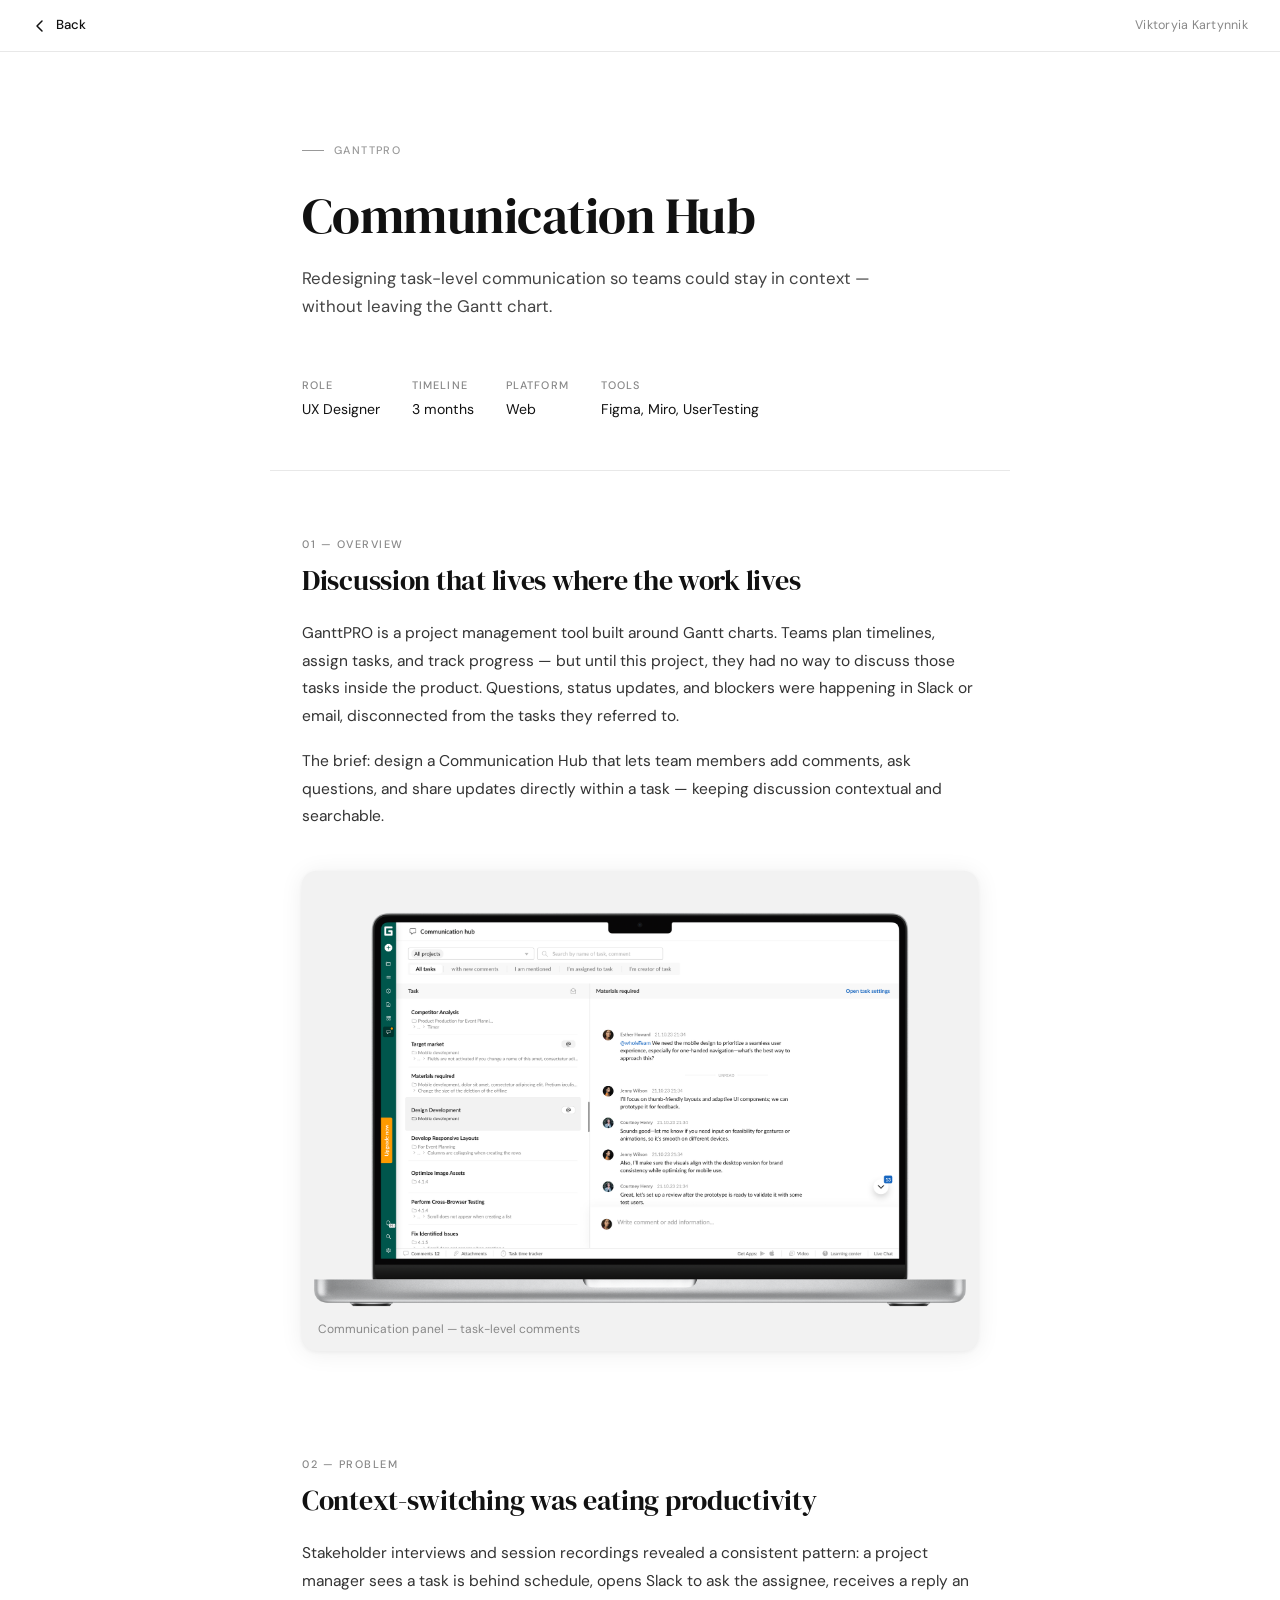
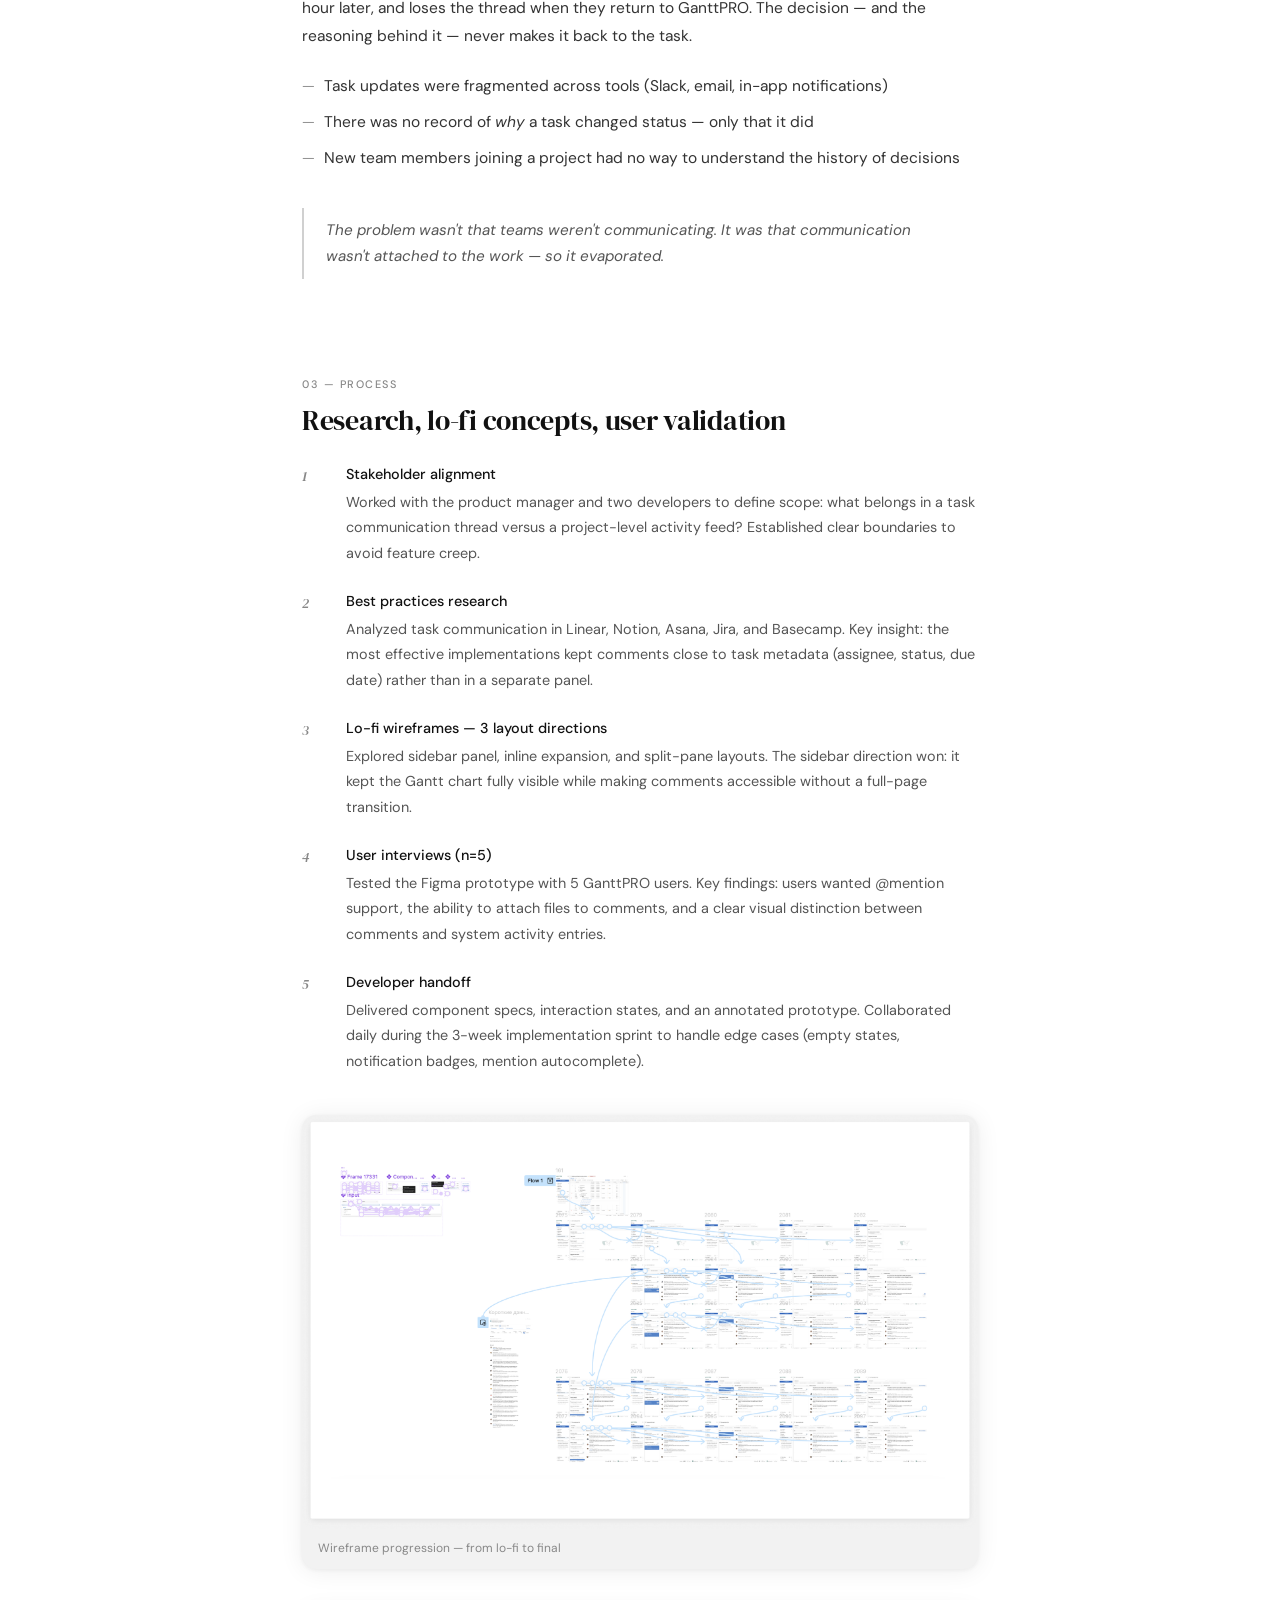
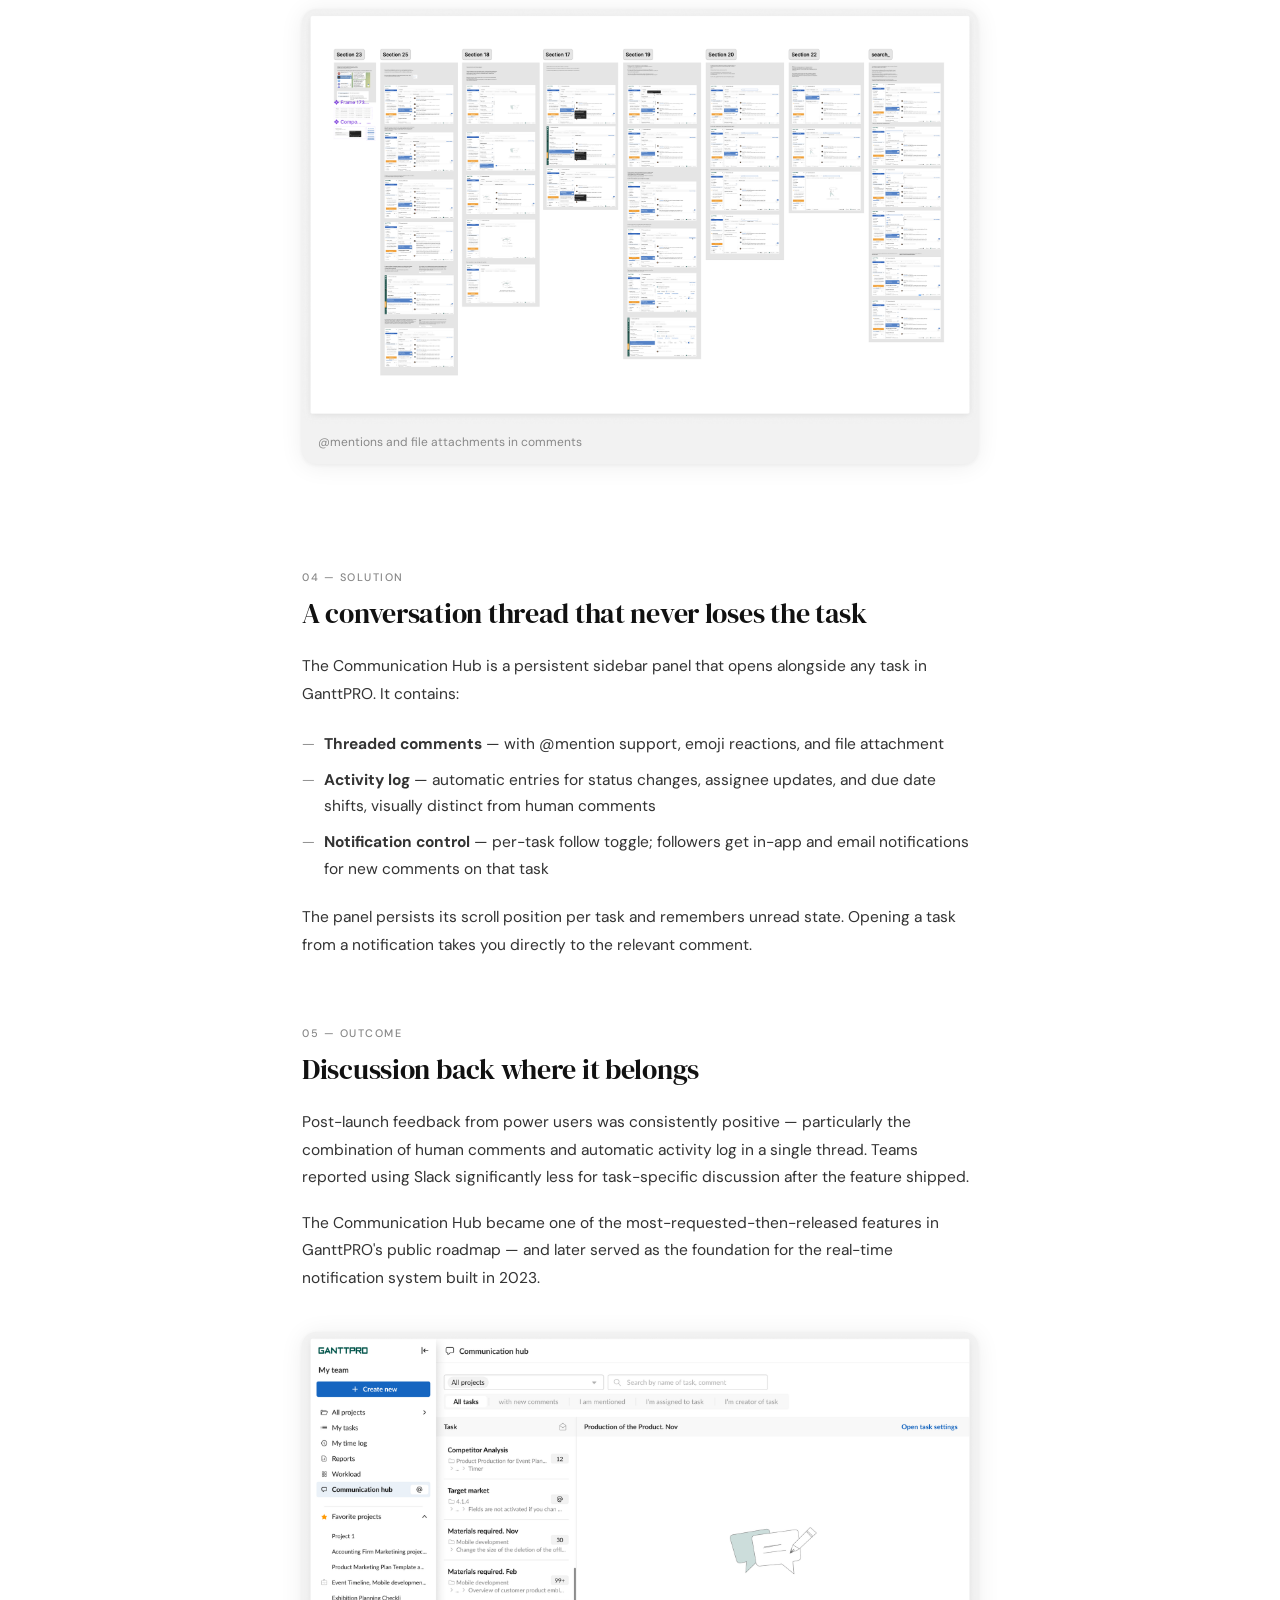
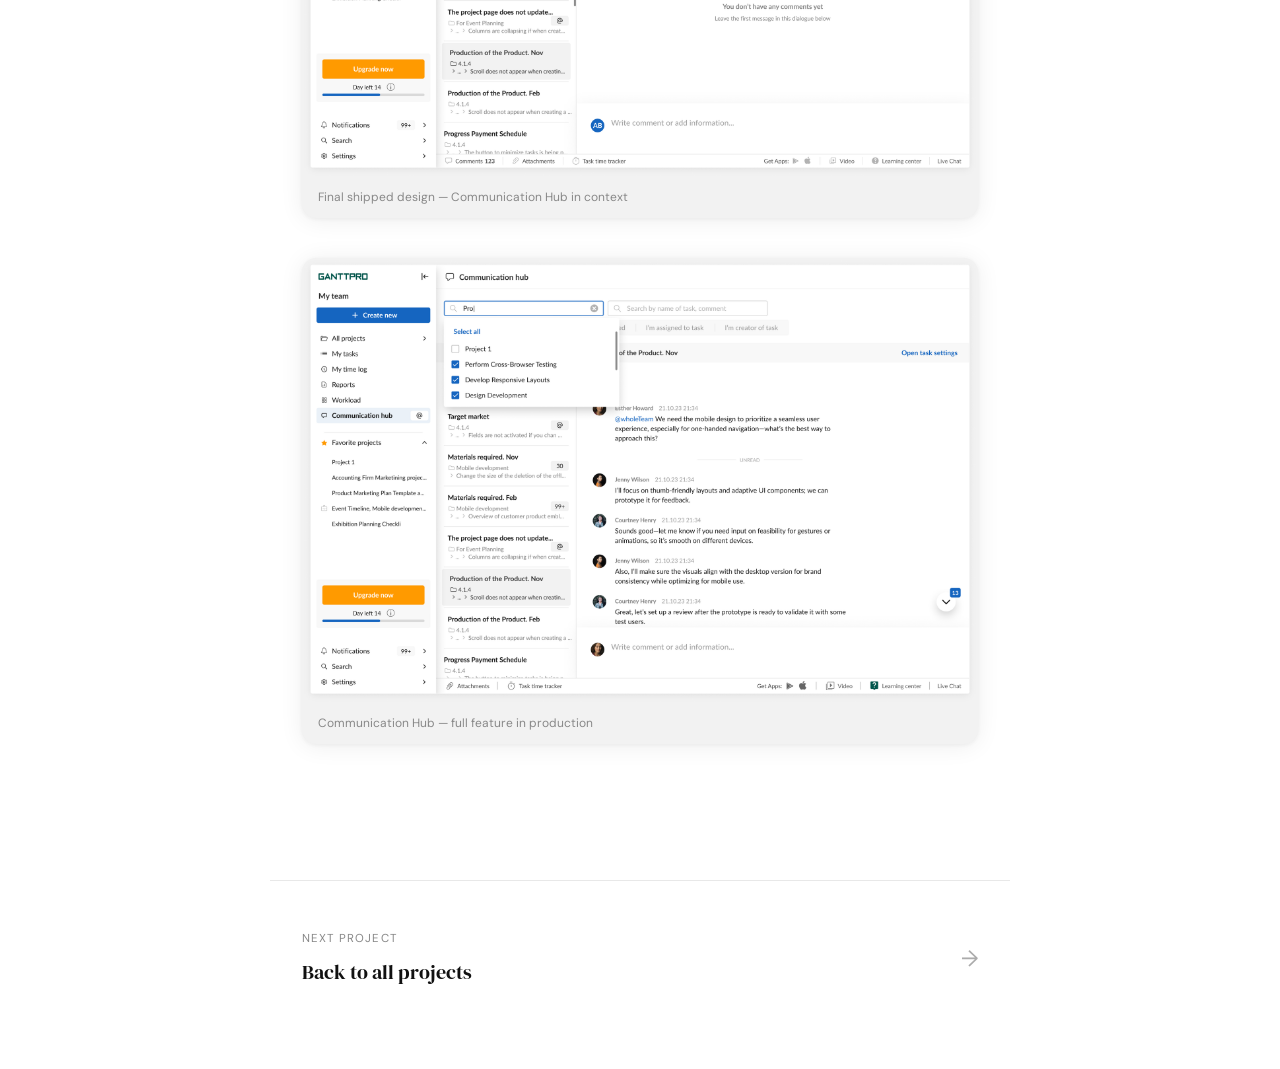
<file: projects/communication-hub.html>
<!DOCTYPE html>
<html lang="en">
<head>
<meta charset="UTF-8">
<link rel="icon" type="image/x-icon" href="../favicon.ico">
<link rel="icon" type="image/png" href="../favicon.png">
<link rel="apple-touch-icon" href="../apple-touch-icon.png">
<meta name="viewport" content="width=device-width, initial-scale=1.0">
<title>Communication Hub — Viktoryia Kartynnik</title>
<meta name="description" content="Redesigning task-level communication in GanttPRO to reduce context-switching and keep teams in sync.">
<link rel="stylesheet" href="../css/project.css?v=5">
<!-- Google tag (gtag.js) -->
<script async src="https://www.googletagmanager.com/gtag/js?id=G-SY1KEPDGD8"></script>
<script>
  window.dataLayer = window.dataLayer || [];
  function gtag(){dataLayer.push(arguments);}
  gtag('js', new Date());
  gtag('config', 'G-SY1KEPDGD8');
</script>
</head>
<body>
<div class="project-page">
<nav class="site-nav">
  <a class="nav-back" href="../index.html">
    <svg width="16" height="16" viewBox="0 0 16 16" fill="none"><path d="M10 3L5 8l5 5" stroke="currentColor" stroke-width="1.5" stroke-linecap="round" stroke-linejoin="round"/></svg>
    Back
  </a>
  <span class="nav-name">Viktoryia Kartynnik</span>
</nav>

<header class="hero">
  <span class="hero-tag">GanttPRO</span>
  <h1>Communication Hub</h1>
  <p class="hero-sub">Redesigning task-level communication so teams could stay in context — without leaving the Gantt chart.</p>
</header>
<div class="meta-strip">
  <div class="meta-item"><span class="meta-label">Role</span><span class="meta-value">UX Designer</span></div>
  <div class="meta-item"><span class="meta-label">Timeline</span><span class="meta-value">3 months</span></div>
  <div class="meta-item"><span class="meta-label">Platform</span><span class="meta-value">Web</span></div>
  <div class="meta-item"><span class="meta-label">Tools</span><span class="meta-value">Figma, Miro, UserTesting</span></div>
</div>
<div class="content">

  <div class="section">
    <div class="section-num">01 — Overview</div>
    <h2>Discussion that lives where the work lives</h2>
    <p>GanttPRO is a project management tool built around Gantt charts. Teams plan timelines, assign tasks, and track progress — but until this project, they had no way to discuss those tasks inside the product. Questions, status updates, and blockers were happening in Slack or email, disconnected from the tasks they referred to.</p>
    <p>The brief: design a Communication Hub that lets team members add comments, ask questions, and share updates directly within a task — keeping discussion contextual and searchable.</p>
  </div>

<div class="img-frame">
  <img src="../images/projects/fff.png" alt="Communication panel — task-level comments" style="width:100%;height:auto;display:block;border-radius:8px;">
  <div class="img-caption">Communication panel — task-level comments</div>
</div>

  <div class="section">
    <div class="section-num">02 — Problem</div>
    <h2>Context-switching was eating productivity</h2>
    <p>Stakeholder interviews and session recordings revealed a consistent pattern: a project manager sees a task is behind schedule, opens Slack to ask the assignee, receives a reply an hour later, and loses the thread when they return to GanttPRO. The decision — and the reasoning behind it — never makes it back to the task.</p>
    <ul>
      <li>Task updates were fragmented across tools (Slack, email, in-app notifications)</li>
      <li>There was no record of <em>why</em> a task changed status — only that it did</li>
      <li>New team members joining a project had no way to understand the history of decisions</li>
    </ul>
    <div class="callout">
      The problem wasn't that teams weren't communicating. It was that communication wasn't attached to the work — so it evaporated.
    </div>
  </div>

  <div class="section">
    <div class="section-num">03 — Process</div>
    <h2>Research, lo-fi concepts, user validation</h2>
    <div class="steps">
      <div class="step">
        <span class="step-num">1</span>
        <div class="step-body">
          <strong>Stakeholder alignment</strong>
          <p>Worked with the product manager and two developers to define scope: what belongs in a task communication thread versus a project-level activity feed? Established clear boundaries to avoid feature creep.</p>
        </div>
      </div>
      <div class="step">
        <span class="step-num">2</span>
        <div class="step-body">
          <strong>Best practices research</strong>
          <p>Analyzed task communication in Linear, Notion, Asana, Jira, and Basecamp. Key insight: the most effective implementations kept comments close to task metadata (assignee, status, due date) rather than in a separate panel.</p>
        </div>
      </div>
      <div class="step">
        <span class="step-num">3</span>
        <div class="step-body">
          <strong>Lo-fi wireframes — 3 layout directions</strong>
          <p>Explored sidebar panel, inline expansion, and split-pane layouts. The sidebar direction won: it kept the Gantt chart fully visible while making comments accessible without a full-page transition.</p>
        </div>
      </div>
      <div class="step">
        <span class="step-num">4</span>
        <div class="step-body">
          <strong>User interviews (n=5)</strong>
          <p>Tested the Figma prototype with 5 GanttPRO users. Key findings: users wanted @mention support, the ability to attach files to comments, and a clear visual distinction between comments and system activity entries.</p>
        </div>
      </div>
      <div class="step">
        <span class="step-num">5</span>
        <div class="step-body">
          <strong>Developer handoff</strong>
          <p>Delivered component specs, interaction states, and an annotated prototype. Collaborated daily during the 3-week implementation sprint to handle edge cases (empty states, notification badges, mention autocomplete).</p>
        </div>
      </div>
    </div>
  </div>

<div class="img-frame">
  <img loading="lazy" src="../images/projects/Frame_33129.png" alt="Wireframe progression — from lo-fi to final" style="width:100%;height:auto;display:block;border-radius:8px;">
  <div class="img-caption">Wireframe progression — from lo-fi to final</div>
</div><div class="img-frame">
  <img loading="lazy" src="../images/projects/Frame_33128.png" alt="@mentions and file attachments in comments" style="width:100%;height:auto;display:block;border-radius:8px;">
  <div class="img-caption">@mentions and file attachments in comments</div>
</div>

  <div class="section">
    <div class="section-num">04 — Solution</div>
    <h2>A conversation thread that never loses the task</h2>
    <p>The Communication Hub is a persistent sidebar panel that opens alongside any task in GanttPRO. It contains:</p>
    <ul>
      <li><strong>Threaded comments</strong> — with @mention support, emoji reactions, and file attachment</li>
      <li><strong>Activity log</strong> — automatic entries for status changes, assignee updates, and due date shifts, visually distinct from human comments</li>
      <li><strong>Notification control</strong> — per-task follow toggle; followers get in-app and email notifications for new comments on that task</li>
    </ul>
    <p>The panel persists its scroll position per task and remembers unread state. Opening a task from a notification takes you directly to the relevant comment.</p>
  </div>

  <div class="section">
    <div class="section-num">05 — Outcome</div>
    <h2>Discussion back where it belongs</h2>
    <p>Post-launch feedback from power users was consistently positive — particularly the combination of human comments and automatic activity log in a single thread. Teams reported using Slack significantly less for task-specific discussion after the feature shipped.</p>
    <p>The Communication Hub became one of the most-requested-then-released features in GanttPRO's public roadmap — and later served as the foundation for the real-time notification system built in 2023.</p>
  </div>

<div class="img-frame">
  <img loading="lazy" src="../images/projects/2110.png" alt="Final Communication Hub — shipped design" style="width:100%;height:auto;display:block;border-radius:8px;">
  <div class="img-caption">Final shipped design — Communication Hub in context</div>
</div>

<div class="img-frame">
  <img loading="lazy" src="../images/projects/2115.png" alt="Communication Hub — full feature view" style="width:100%;height:auto;display:block;border-radius:8px;">
  <div class="img-caption">Communication Hub — full feature in production</div>
</div>

</div>

<section class="next-project">
  <div>
    <div class="next-label">Next project</div>
    <a class="next-title" href="../index.html">Back to all projects</a>
  </div>
  <a class="next-arrow" href="../index.html">→</a>
</section>
</div></body></html>
</file>
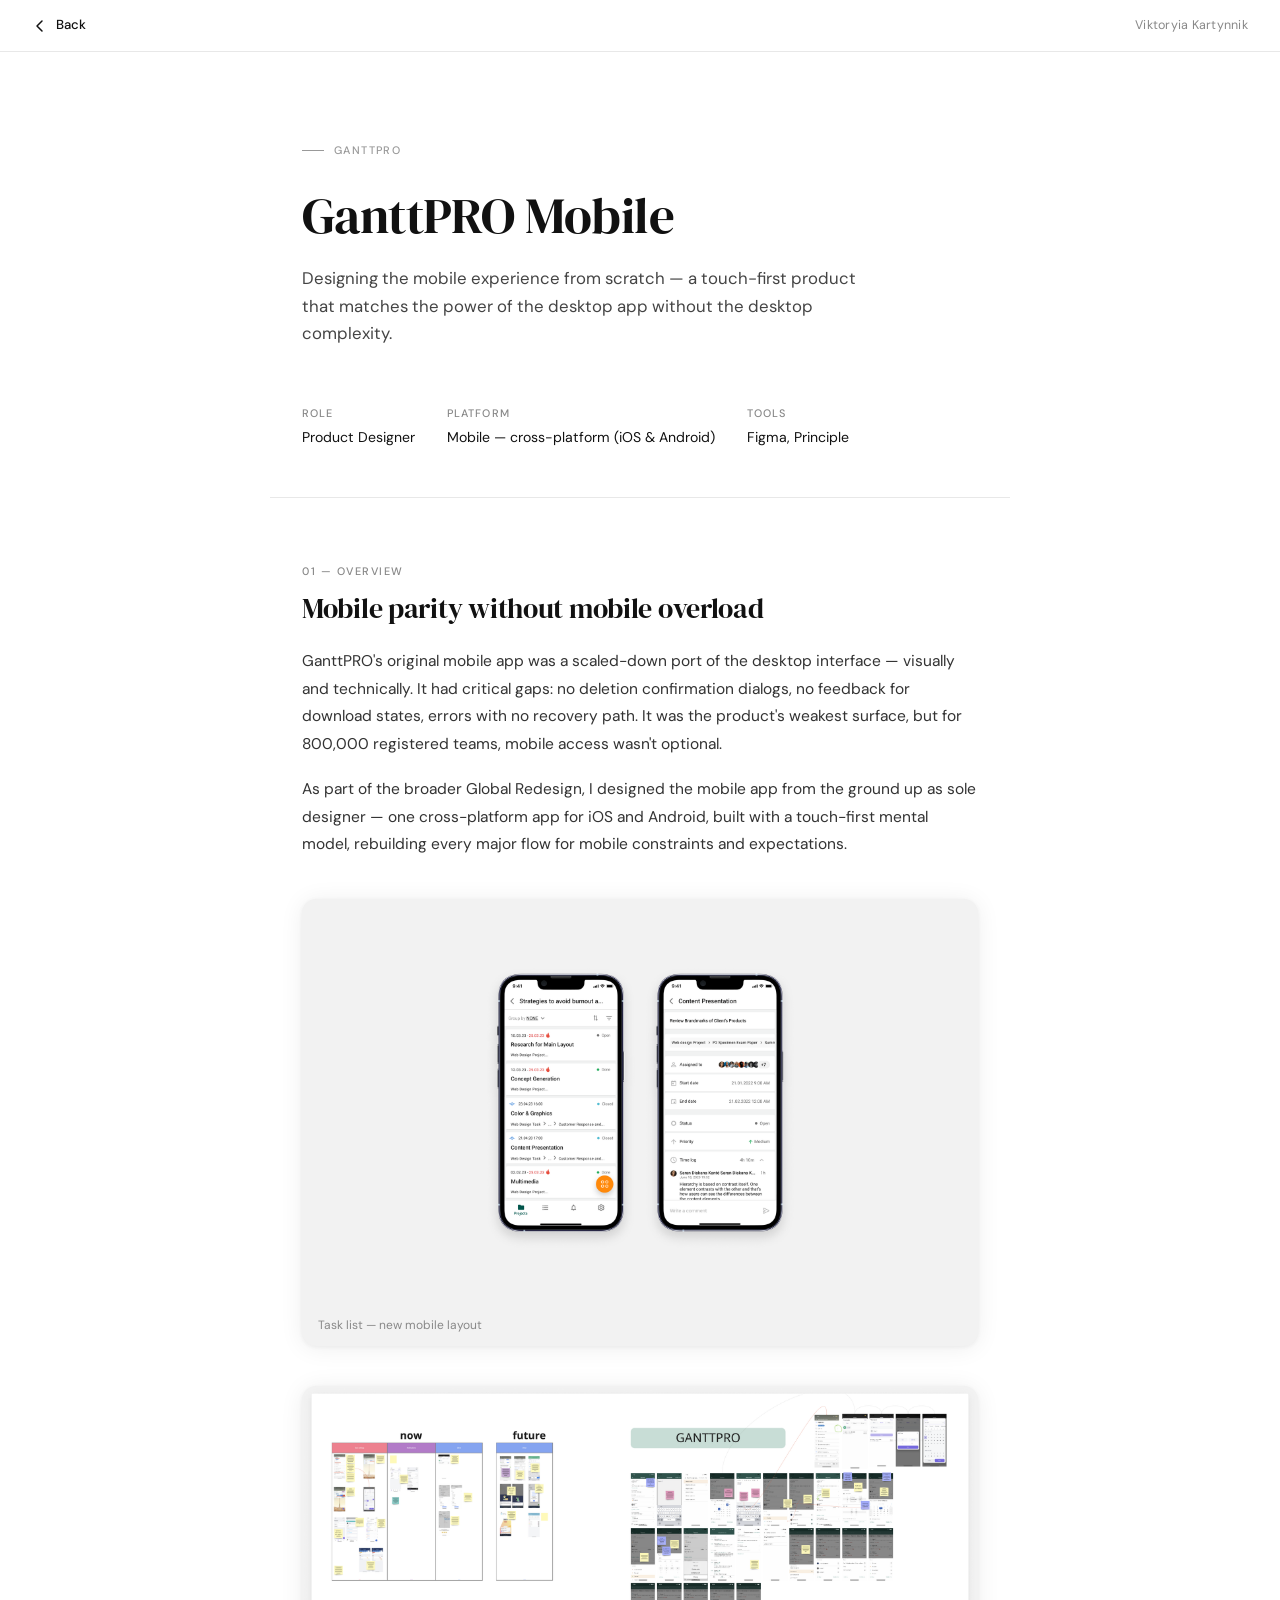
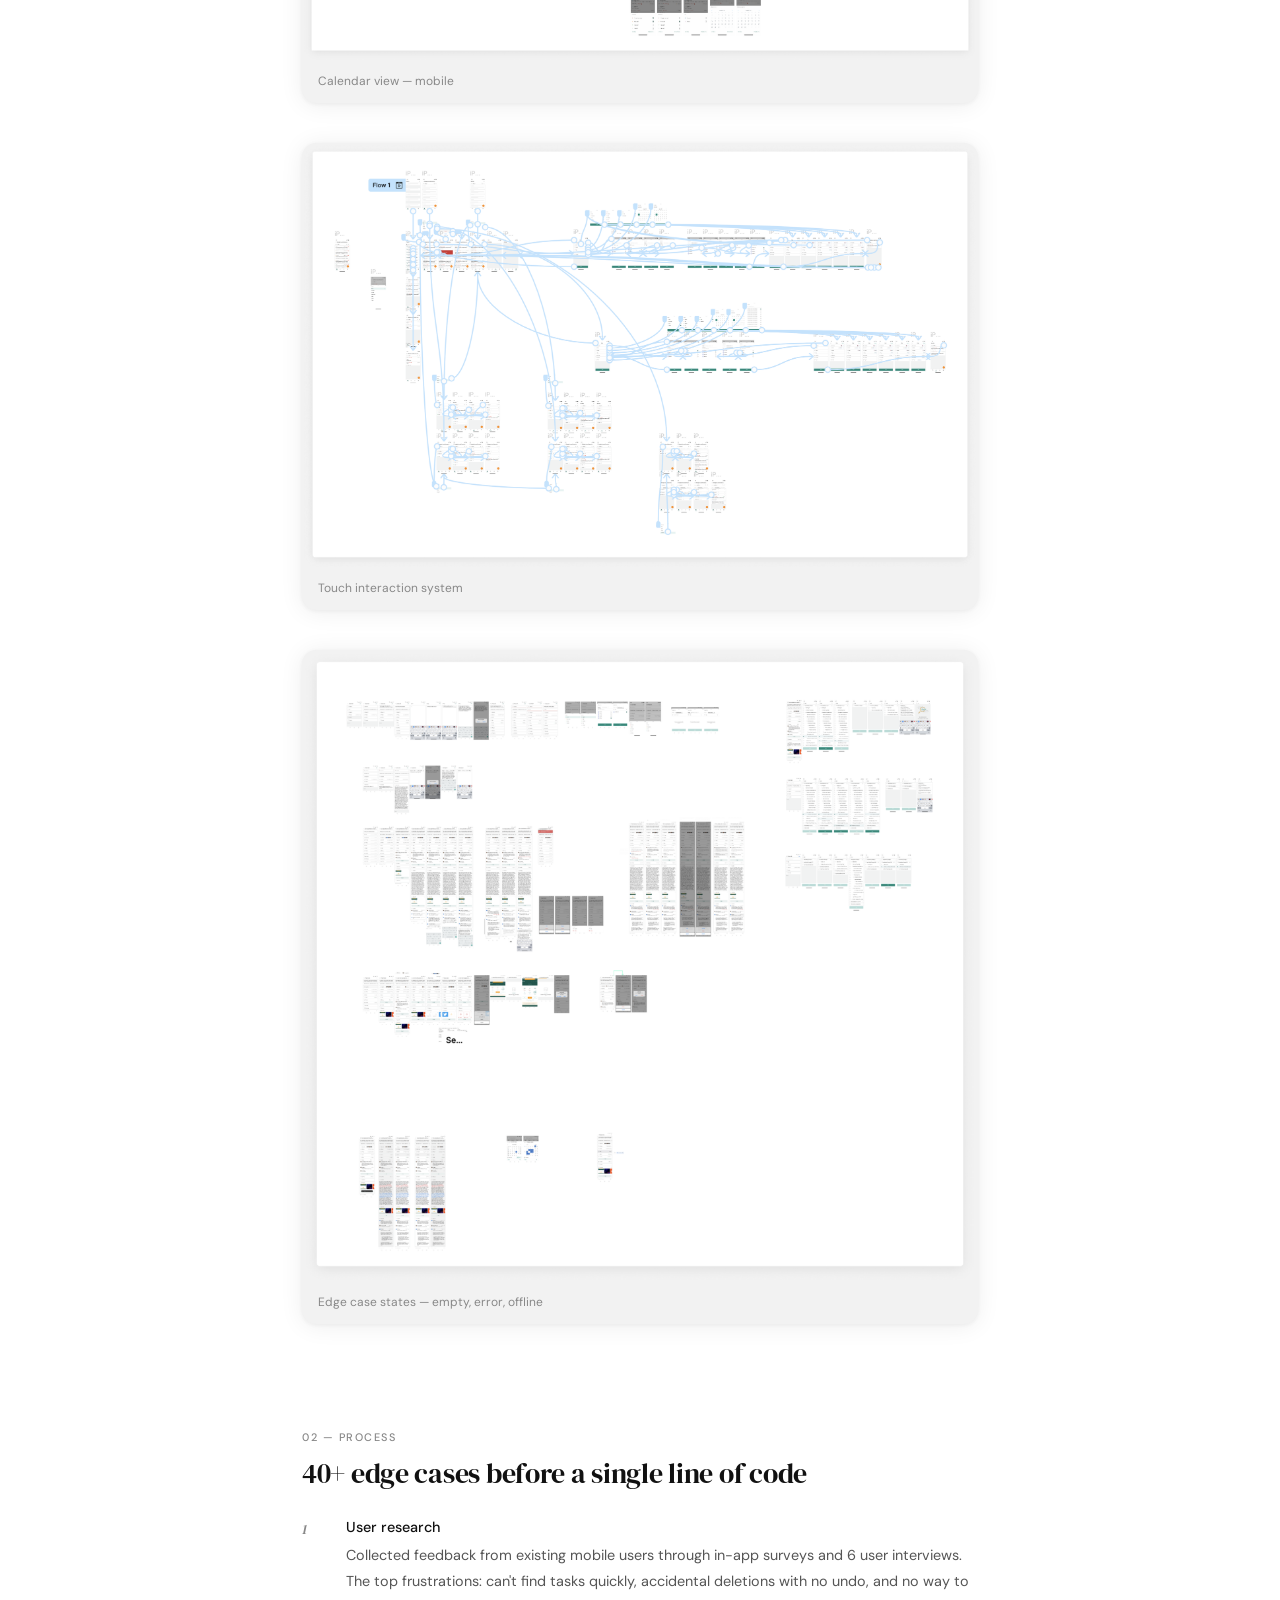
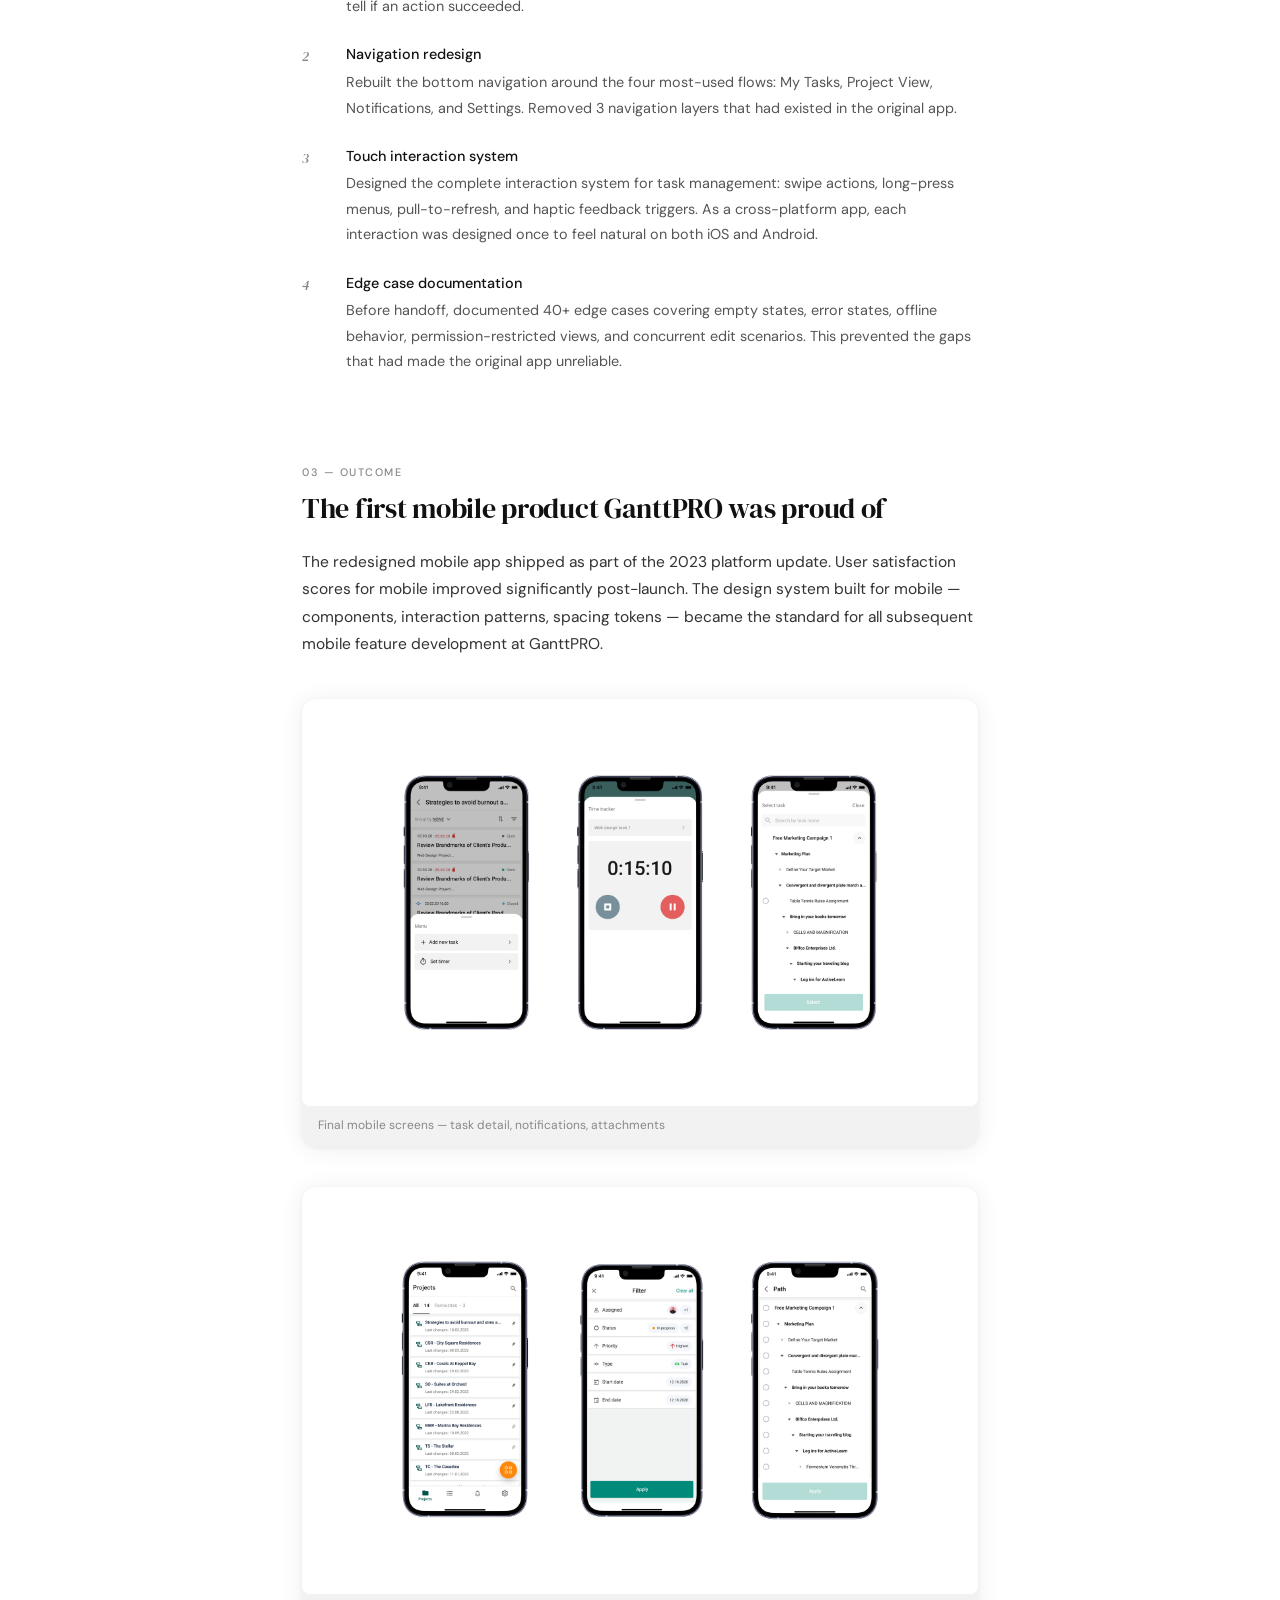
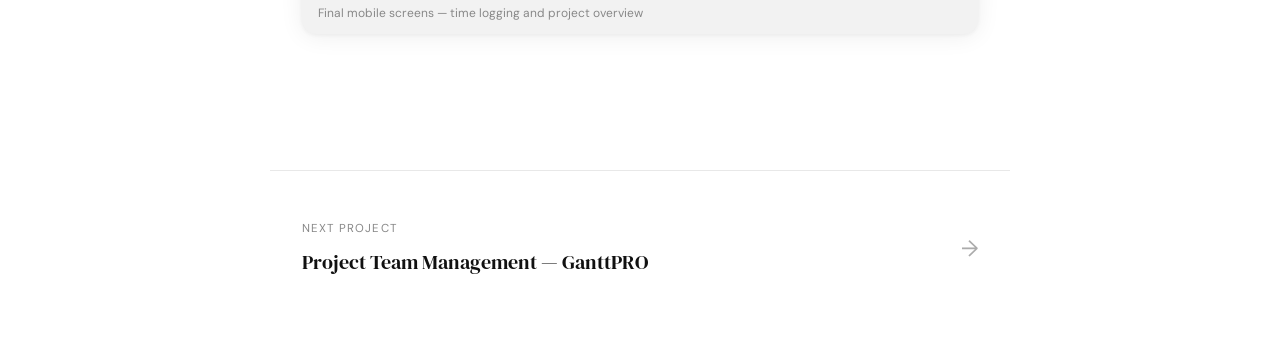
<file: projects/ganttpro-mobile.html>
<!DOCTYPE html>
<html lang="en">
<head>
<meta charset="UTF-8">
<link rel="icon" type="image/x-icon" href="../favicon.ico">
<link rel="icon" type="image/png" href="../favicon.png">
<link rel="apple-touch-icon" href="../apple-touch-icon.png">
<meta name="viewport" content="width=device-width, initial-scale=1.0">
<title>GanttPRO Mobile Version — Viktoryia Kartynnik</title>
<meta name="description" content="Designing GanttPRO's mobile app from the ground up — new navigation, task views, and touch-first interactions.">
<link rel="stylesheet" href="../css/project.css?v=5">
<!-- Google tag (gtag.js) -->
<script async src="https://www.googletagmanager.com/gtag/js?id=G-SY1KEPDGD8"></script>
<script>
  window.dataLayer = window.dataLayer || [];
  function gtag(){dataLayer.push(arguments);}
  gtag('js', new Date());
  gtag('config', 'G-SY1KEPDGD8');
</script>
</head>
<body>
<div class="project-page">
<nav class="site-nav">
  <a class="nav-back" href="../index.html">
    <svg width="16" height="16" viewBox="0 0 16 16" fill="none"><path d="M10 3L5 8l5 5" stroke="currentColor" stroke-width="1.5" stroke-linecap="round" stroke-linejoin="round"/></svg>
    Back
  </a>
  <span class="nav-name">Viktoryia Kartynnik</span>
</nav>

<header class="hero">
  <span class="hero-tag">GanttPRO</span>
  <h1>GanttPRO Mobile</h1>
  <p class="hero-sub">Designing the mobile experience from scratch — a touch-first product that matches the power of the desktop app without the desktop complexity.</p>
</header>
<div class="meta-strip">
  <div class="meta-item"><span class="meta-label">Role</span><span class="meta-value">Product Designer</span></div>
  <div class="meta-item"><span class="meta-label">Platform</span><span class="meta-value">Mobile — cross-platform (iOS &amp; Android)</span></div>
  <div class="meta-item"><span class="meta-label">Tools</span><span class="meta-value">Figma, Principle</span></div>
</div>
<div class="content">
  <div class="section">
    <div class="section-num">01 — Overview</div>
    <h2>Mobile parity without mobile overload</h2>
    <p>GanttPRO's original mobile app was a scaled-down port of the desktop interface — visually and technically. It had critical gaps: no deletion confirmation dialogs, no feedback for download states, errors with no recovery path. It was the product's weakest surface, but for 800,000 registered teams, mobile access wasn't optional.</p>
    <p>As part of the broader Global Redesign, I designed the mobile app from the ground up as sole designer — one cross-platform app for iOS and Android, built with a touch-first mental model, rebuilding every major flow for mobile constraints and expectations.</p>
  </div>
<div class="img-frame">
  <img src="../images/projects/cover_19.png" alt="Task list — new mobile layout" style="width:100%;height:auto;display:block;border-radius:8px;">
  <div class="img-caption">Task list — new mobile layout</div>
</div>
<div class="img-frame">
  <img loading="lazy" src="../images/projects/Screenshot_2024-12-30_at_5.06.30_PM_1.png" alt="Calendar view — mobile" style="width:100%;height:auto;display:block;border-radius:8px;">
  <div class="img-caption">Calendar view — mobile</div>
</div>
<div class="img-frame">
  <img loading="lazy" src="../images/projects/Screenshot_2024-12-30_at_6.27.19_PM_1.png" alt="Touch interaction system" style="width:100%;height:auto;display:block;border-radius:8px;">
  <div class="img-caption">Touch interaction system</div>
</div>
<div class="img-frame">
  <img loading="lazy" src="../images/projects/Screenshot_2024-12-30_at_6.36.53_PM_1.png" alt="Edge case states — empty, error, offline" style="width:100%;height:auto;display:block;border-radius:8px;">
  <div class="img-caption">Edge case states — empty, error, offline</div>
</div>
  <div class="section">
    <div class="section-num">02 — Process</div>
    <h2>40+ edge cases before a single line of code</h2>
    <div class="steps">
      <div class="step"><span class="step-num">1</span><div class="step-body"><strong>User research</strong><p>Collected feedback from existing mobile users through in-app surveys and 6 user interviews. The top frustrations: can't find tasks quickly, accidental deletions with no undo, and no way to tell if an action succeeded.</p></div></div>
      <div class="step"><span class="step-num">2</span><div class="step-body"><strong>Navigation redesign</strong><p>Rebuilt the bottom navigation around the four most-used flows: My Tasks, Project View, Notifications, and Settings. Removed 3 navigation layers that had existed in the original app.</p></div></div>
      <div class="step"><span class="step-num">3</span><div class="step-body"><strong>Touch interaction system</strong><p>Designed the complete interaction system for task management: swipe actions, long-press menus, pull-to-refresh, and haptic feedback triggers. As a cross-platform app, each interaction was designed once to feel natural on both iOS and Android.</p></div></div>
      <div class="step"><span class="step-num">4</span><div class="step-body"><strong>Edge case documentation</strong><p>Before handoff, documented 40+ edge cases covering empty states, error states, offline behavior, permission-restricted views, and concurrent edit scenarios. This prevented the gaps that had made the original app unreliable.</p></div></div>
    </div>
  </div>
  <div class="section">
    <div class="section-num">03 — Outcome</div>
    <h2>The first mobile product GanttPRO was proud of</h2>
    <p>The redesigned mobile app shipped as part of the 2023 platform update. User satisfaction scores for mobile improved significantly post-launch. The design system built for mobile — components, interaction patterns, spacing tokens — became the standard for all subsequent mobile feature development at GanttPRO.</p>
  </div>

<div class="img-frame">
  <img loading="lazy" src="../images/projects/Frame_33131.png" alt="Final mobile screens — task detail, notifications, attachments" style="width:100%;height:auto;display:block;border-radius:8px;">
  <div class="img-caption">Final mobile screens — task detail, notifications, attachments</div>
</div>

<div class="img-frame">
  <img loading="lazy" src="../images/projects/Frame_33130.png" alt="Final mobile screens — time logging and project overview" style="width:100%;height:auto;display:block;border-radius:8px;">
  <div class="img-caption">Final mobile screens — time logging and project overview</div>
</div>

</div>

<section class="next-project">
  <div>
    <div class="next-label">Next project</div>
    <a class="next-title" href="team-management.html">Project Team Management — GanttPRO</a>
  </div>
  <a class="next-arrow" href="team-management.html">→</a>
</section>
</div></body></html>
</file>
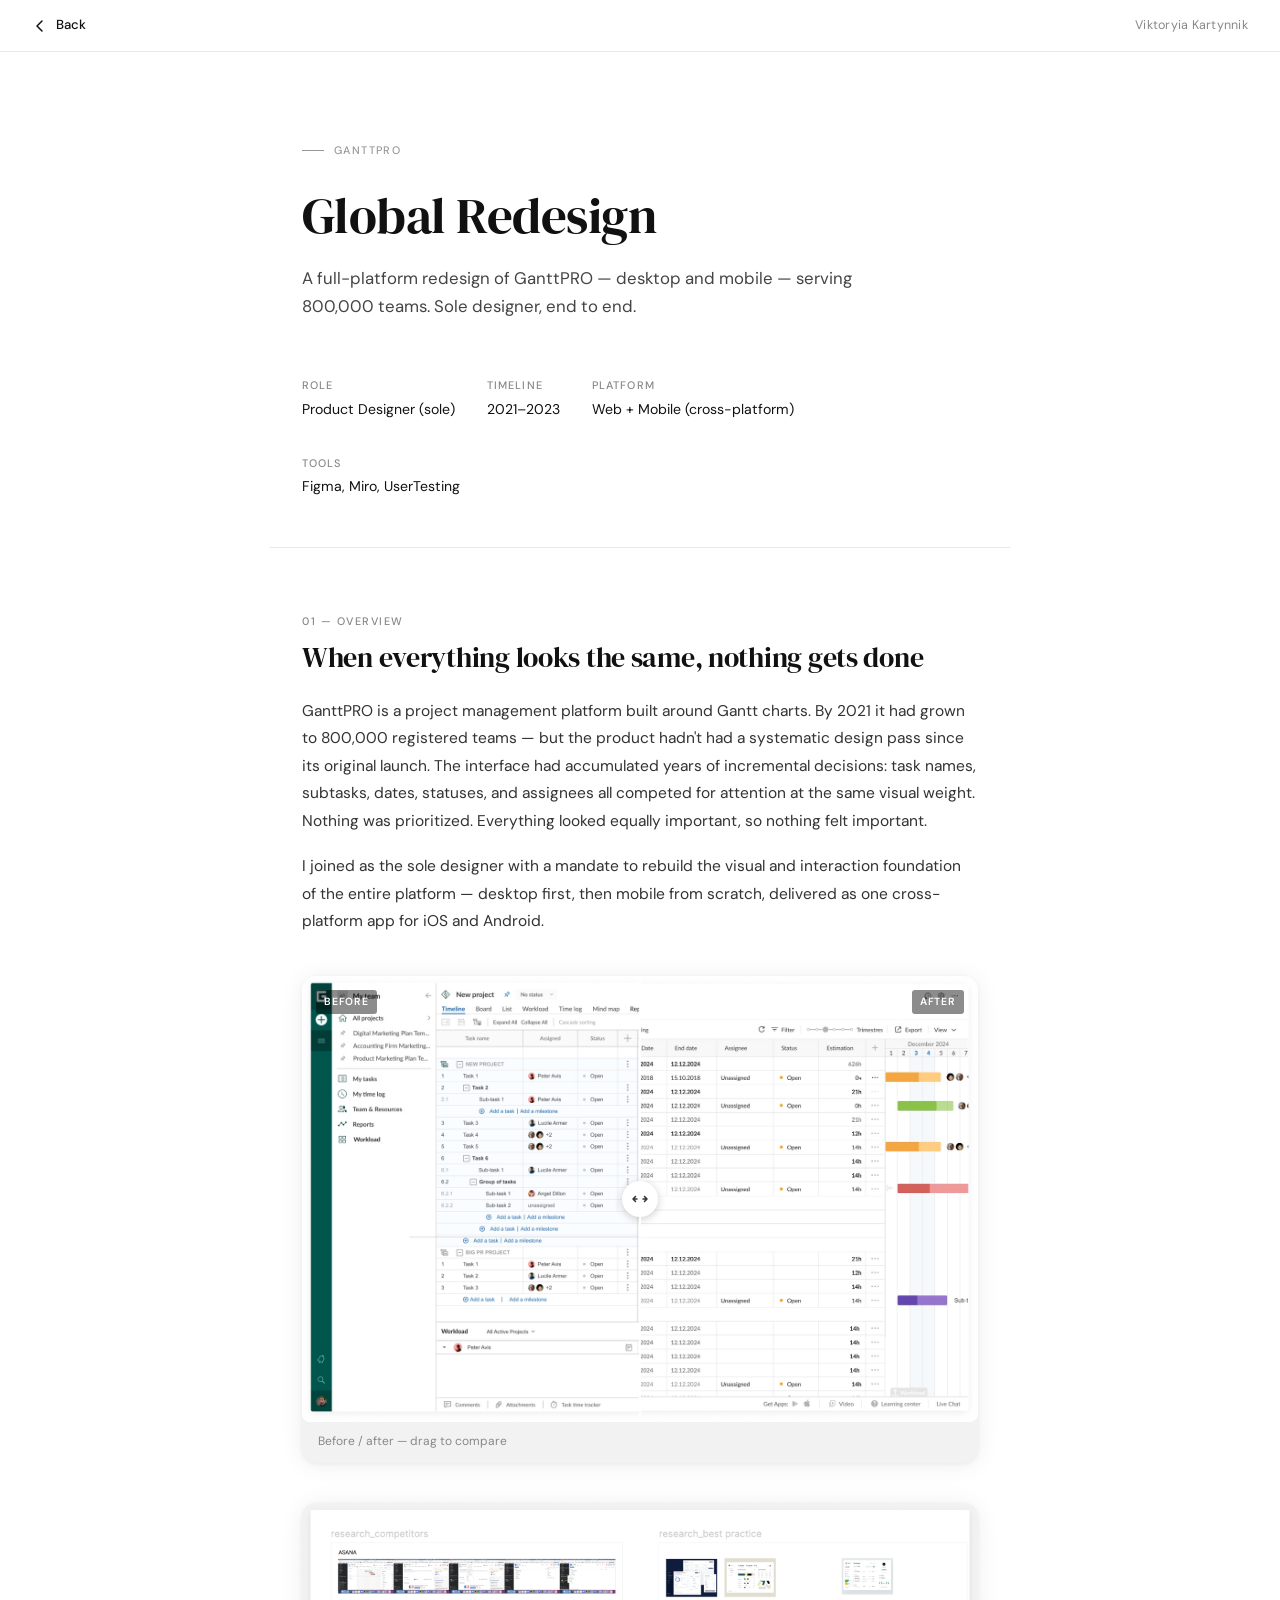
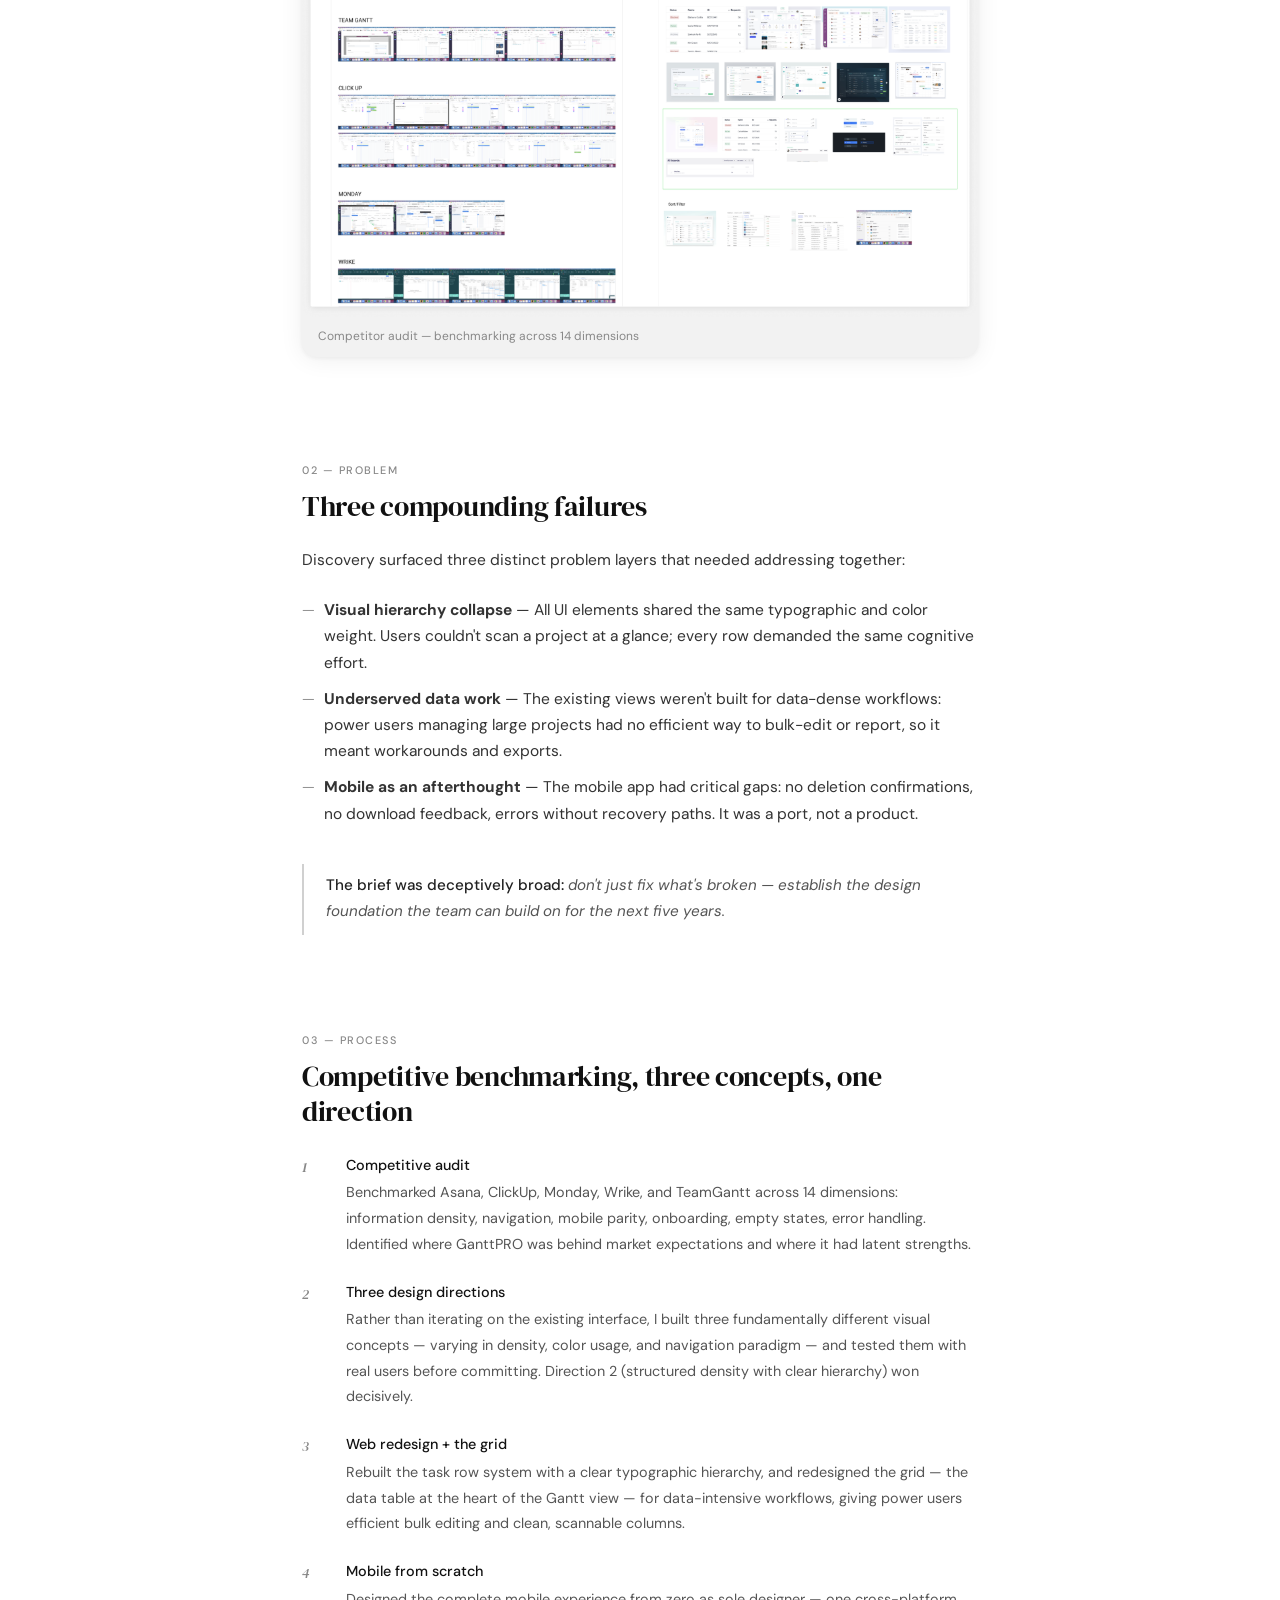
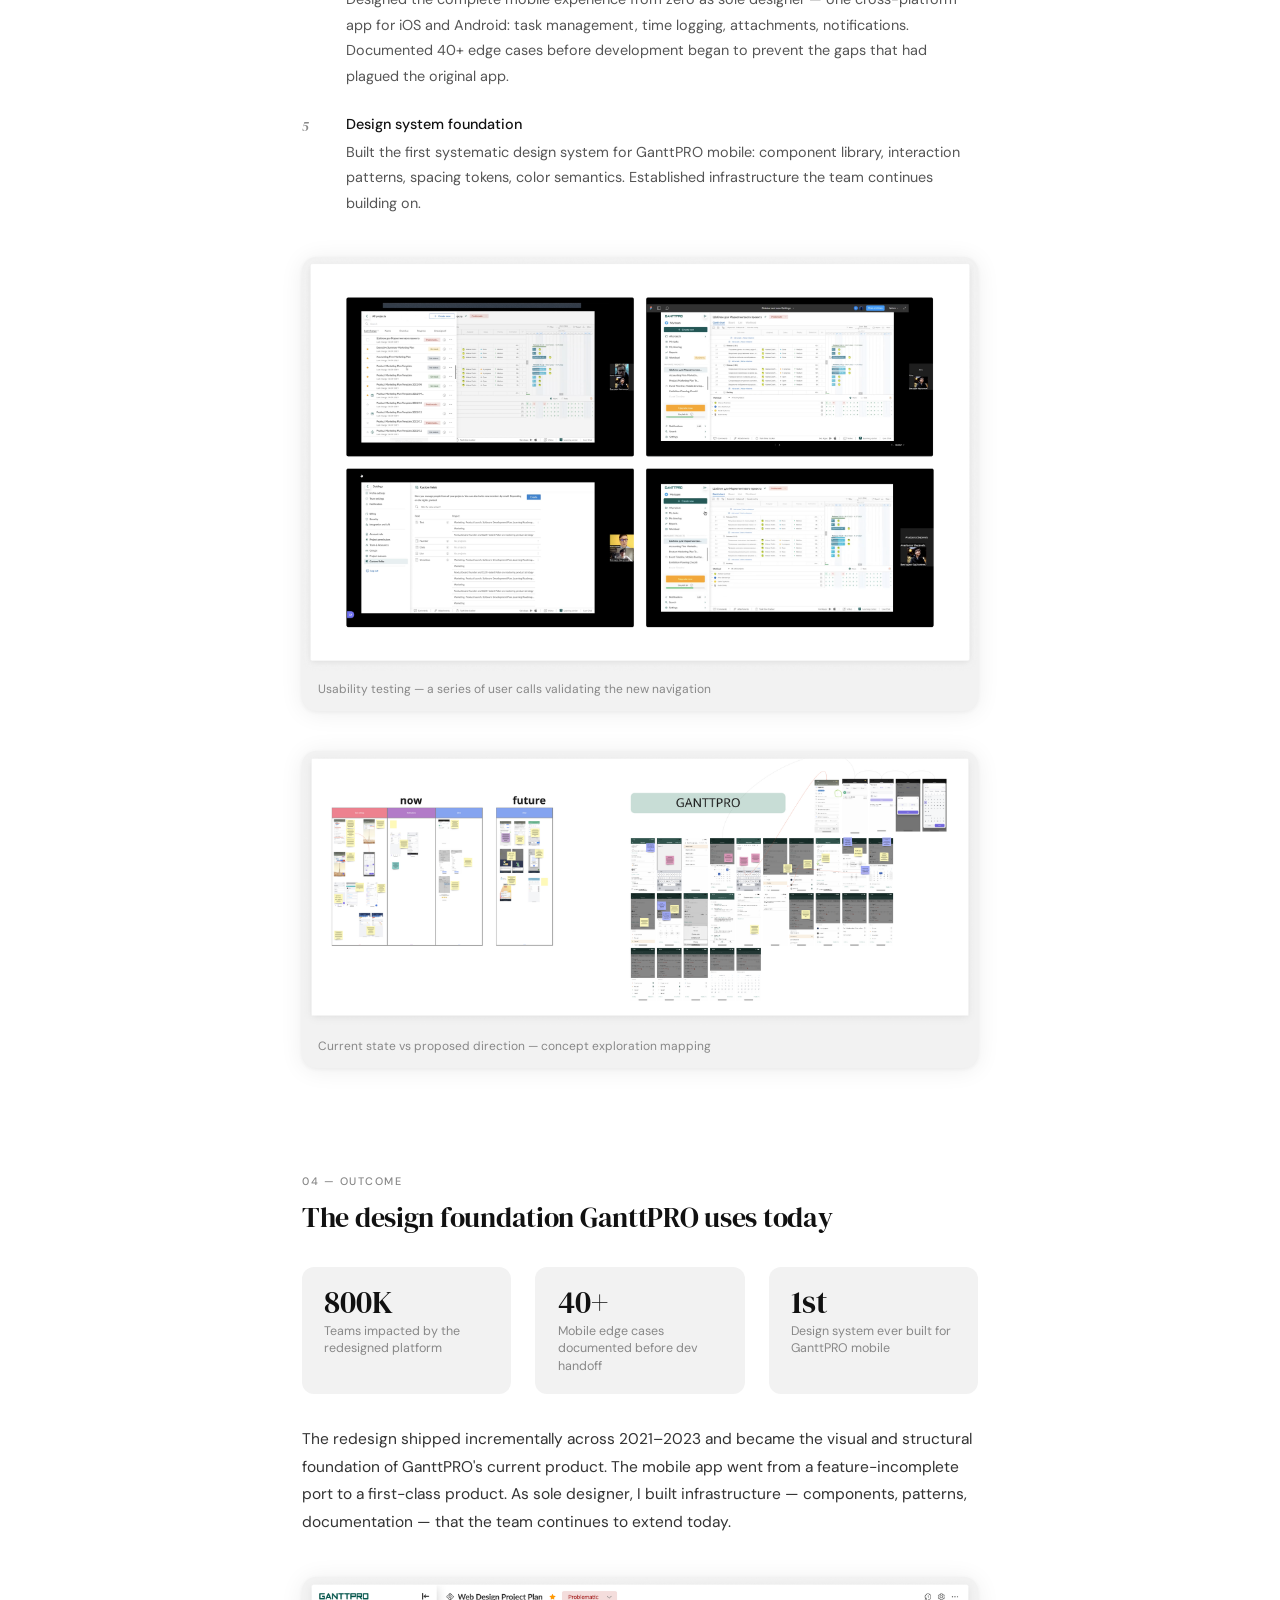
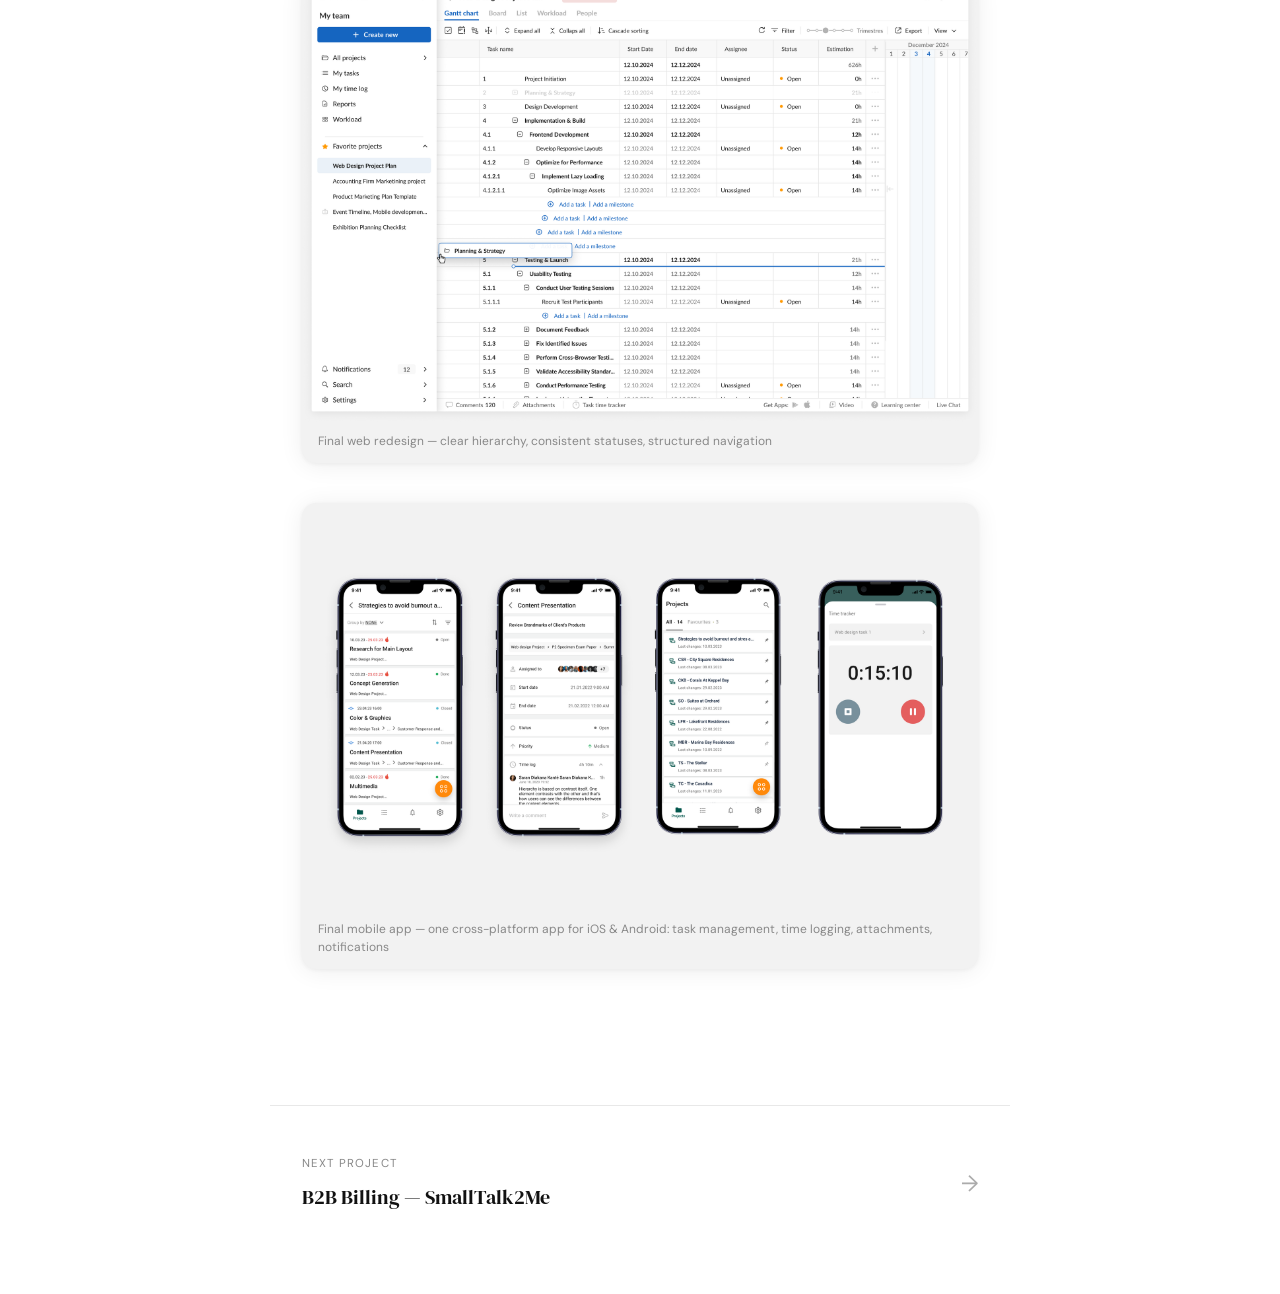
<file: projects/global-redesign.html>
<!DOCTYPE html>
<html lang="en">
<head>
<meta charset="UTF-8">
<link rel="icon" type="image/x-icon" href="../favicon.ico">
<link rel="icon" type="image/png" href="../favicon.png">
<link rel="apple-touch-icon" href="../apple-touch-icon.png">
<meta name="viewport" content="width=device-width, initial-scale=1.0">
<title>Global Redesign — GanttPRO — Viktoryia Kartynnik</title>
<meta name="description" content="Sole designer on GanttPRO's full-platform redesign — 800,000+ users, across web and a cross-platform mobile app for iOS and Android.">
<meta property="og:type" content="article">
<meta property="og:site_name" content="Viktoryia Kartynnik">
<meta property="og:title" content="Global Redesign — GanttPRO">
<meta property="og:description" content="Sole designer on GanttPRO's full-platform redesign — 800,000+ users, +17% satisfaction, across web and a cross-platform mobile app for iOS and Android.">
<meta property="og:url" content="https://viktoryia-kartynnik.com/projects/global-redesign.html">
<meta property="og:image" content="https://viktoryia-kartynnik.com/images/projects/frame_33148.png">
<meta property="og:image:width" content="2048">
<meta property="og:image:height" content="1255">
<meta name="twitter:card" content="summary_large_image">
<link rel="stylesheet" href="../css/project.css?v=5">
<style>
.compare-slider {
  position: relative;
  overflow: hidden;
  border-radius: 8px;
  cursor: col-resize;
  user-select: none;
  -webkit-user-select: none;
}
.compare-slider img { display: block; width: 100%; height: auto; pointer-events: none; }
.compare-after { position: relative; }
.compare-before {
  position: absolute;
  top: 0; left: 0;
  width: 50%;
  height: 100%;
  overflow: hidden;
}
.compare-before img { width: auto; min-width: 100%; max-width: none; height: 100%; object-fit: cover; object-position: left top; }
.compare-handle {
  position: absolute;
  top: 0;
  left: 50%;
  transform: translateX(-50%);
  width: 40px;
  height: 100%;
  display: flex;
  flex-direction: column;
  align-items: center;
  pointer-events: none;
}
.compare-line {
  flex: 1;
  width: 2px;
  background: rgba(255,255,255,0.9);
}
.compare-btn {
  flex-shrink: 0;
  width: 36px;
  height: 36px;
  border-radius: 50%;
  background: #fff;
  box-shadow: 0 2px 8px rgba(0,0,0,0.2);
  display: flex;
  align-items: center;
  justify-content: center;
  color: #333;
  margin: 0;
}
.compare-label {
  position: absolute;
  top: 14px;
  font-size: 0.65rem;
  font-weight: 600;
  letter-spacing: 0.08em;
  text-transform: uppercase;
  background: rgba(0,0,0,0.45);
  color: #fff;
  padding: 3px 8px;
  border-radius: 3px;
  pointer-events: none;
}
.compare-label-before { left: 14px; }
.compare-label-after  { right: 14px; }
</style>
<!-- Google tag (gtag.js) -->
<script async src="https://www.googletagmanager.com/gtag/js?id=G-SY1KEPDGD8"></script>
<script>
  window.dataLayer = window.dataLayer || [];
  function gtag(){dataLayer.push(arguments);}
  gtag('js', new Date());
  gtag('config', 'G-SY1KEPDGD8');
</script>
</head>
<body>
<div class="project-page">
<nav class="site-nav">
  <a class="nav-back" href="../index.html">
    <svg width="16" height="16" viewBox="0 0 16 16" fill="none"><path d="M10 3L5 8l5 5" stroke="currentColor" stroke-width="1.5" stroke-linecap="round" stroke-linejoin="round"/></svg>
    Back
  </a>
  <span class="nav-name">Viktoryia Kartynnik</span>
</nav>

<header class="hero">
  <span class="hero-tag">GanttPRO</span>
  <h1>Global Redesign</h1>
  <p class="hero-sub">A full-platform redesign of GanttPRO — desktop and mobile — serving 800,000 teams. Sole designer, end to end.</p>
</header>
<div class="meta-strip">
  <div class="meta-item"><span class="meta-label">Role</span><span class="meta-value">Product Designer (sole)</span></div>
  <div class="meta-item"><span class="meta-label">Timeline</span><span class="meta-value">2021–2023</span></div>
  <div class="meta-item"><span class="meta-label">Platform</span><span class="meta-value">Web + Mobile (cross-platform)</span></div>
  <div class="meta-item"><span class="meta-label">Tools</span><span class="meta-value">Figma, Miro, UserTesting</span></div>
</div>
<div class="content">

  <div class="section">
    <div class="section-num">01 — Overview</div>
    <h2>When everything looks the same, nothing gets done</h2>
    <p>GanttPRO is a project management platform built around Gantt charts. By 2021 it had grown to 800,000 registered teams — but the product hadn't had a systematic design pass since its original launch. The interface had accumulated years of incremental decisions: task names, subtasks, dates, statuses, and assignees all competed for attention at the same visual weight. Nothing was prioritized. Everything looked equally important, so nothing felt important.</p>
    <p>I joined as the sole designer with a mandate to rebuild the visual and interaction foundation of the entire platform — desktop first, then mobile from scratch, delivered as one cross-platform app for iOS and Android.</p>
  </div>

<div class="img-frame">
  <div class="compare-slider" id="compareSlider">
    <div class="compare-after">
      <img src="../images/after-redesign.jpg" alt="After redesign">
    </div>
    <div class="compare-before" id="compareBefore">
      <img src="../images/before-redesign.jpg" alt="Before redesign">
    </div>
    <div class="compare-handle" id="compareHandle">
      <div class="compare-line"></div>
      <div class="compare-btn">
        <svg width="18" height="18" viewBox="0 0 18 18" fill="none"><path d="M6 9H2m0 0 2.5-2.5M2 9l2.5 2.5M12 9h4m0 0-2.5-2.5M16 9l-2.5 2.5" stroke="currentColor" stroke-width="1.5" stroke-linecap="round" stroke-linejoin="round"/></svg>
      </div>
      <div class="compare-line"></div>
    </div>
    <span class="compare-label compare-label-before">Before</span>
    <span class="compare-label compare-label-after">After</span>
  </div>
  <div class="img-caption">Before / after — drag to compare</div>
</div>

<div class="img-frame">
  <img loading="lazy" src="../images/projects/frame_33148.png" alt="Competitor benchmarking — auditing Asana, ClickUp, Monday, Wrike, TeamGantt" style="width:100%;height:auto;display:block;border-radius:8px;">
  <div class="img-caption">Competitor audit — benchmarking across 14 dimensions</div>
</div>

  <div class="section">
    <div class="section-num">02 — Problem</div>
    <h2>Three compounding failures</h2>
    <p>Discovery surfaced three distinct problem layers that needed addressing together:</p>
    <ul>
      <li><strong>Visual hierarchy collapse</strong> — All UI elements shared the same typographic and color weight. Users couldn't scan a project at a glance; every row demanded the same cognitive effort.</li>
      <li><strong>Underserved data work</strong> — The existing views weren't built for data-dense workflows: power users managing large projects had no efficient way to bulk-edit or report, so it meant workarounds and exports.</li>
      <li><strong>Mobile as an afterthought</strong> — The mobile app had critical gaps: no deletion confirmations, no download feedback, errors without recovery paths. It was a port, not a product.</li>
    </ul>
    <div class="callout">
      <strong>The brief was deceptively broad:</strong> don't just fix what's broken — establish the design foundation the team can build on for the next five years.
    </div>
  </div>

  <div class="section">
    <div class="section-num">03 — Process</div>
    <h2>Competitive benchmarking, three concepts, one direction</h2>
    <div class="steps">
      <div class="step">
        <span class="step-num">1</span>
        <div class="step-body">
          <strong>Competitive audit</strong>
          <p>Benchmarked Asana, ClickUp, Monday, Wrike, and TeamGantt across 14 dimensions: information density, navigation, mobile parity, onboarding, empty states, error handling. Identified where GanttPRO was behind market expectations and where it had latent strengths.</p>
        </div>
      </div>
      <div class="step">
        <span class="step-num">2</span>
        <div class="step-body">
          <strong>Three design directions</strong>
          <p>Rather than iterating on the existing interface, I built three fundamentally different visual concepts — varying in density, color usage, and navigation paradigm — and tested them with real users before committing. Direction 2 (structured density with clear hierarchy) won decisively.</p>
        </div>
      </div>
      <div class="step">
        <span class="step-num">3</span>
        <div class="step-body">
          <strong>Web redesign + the grid</strong>
          <p>Rebuilt the task row system with a clear typographic hierarchy, and redesigned the grid — the data table at the heart of the Gantt view — for data-intensive workflows, giving power users efficient bulk editing and clean, scannable columns.</p>
        </div>
      </div>
      <div class="step">
        <span class="step-num">4</span>
        <div class="step-body">
          <strong>Mobile from scratch</strong>
          <p>Designed the complete mobile experience from zero as sole designer — one cross-platform app for iOS and Android: task management, time logging, attachments, notifications. Documented 40+ edge cases before development began to prevent the gaps that had plagued the original app.</p>
        </div>
      </div>
      <div class="step">
        <span class="step-num">5</span>
        <div class="step-body">
          <strong>Design system foundation</strong>
          <p>Built the first systematic design system for GanttPRO mobile: component library, interaction patterns, spacing tokens, color semantics. Established infrastructure the team continues building on.</p>
        </div>
      </div>
    </div>
  </div>

<div class="img-frame">
  <img loading="lazy" src="../images/projects/frame_33147.png" alt="Usability testing — a series of user calls validating the new navigation" style="width:100%;height:auto;display:block;border-radius:8px;">
  <div class="img-caption">Usability testing — a series of user calls validating the new navigation</div>
</div>

<div class="img-frame">
  <img loading="lazy" src="../images/projects/Screenshot_2024-12-30_at_5.06.30_PM_1.png" alt="Current state vs proposed direction mapping" style="width:100%;height:auto;display:block;border-radius:8px;">
  <div class="img-caption">Current state vs proposed direction — concept exploration mapping</div>
</div>

  <div class="section">
    <div class="section-num">04 — Outcome</div>
    <h2>The design foundation GanttPRO uses today</h2>
    <div class="stats-row">
      <div class="stat-card"><div class="stat-num">800K</div><div class="stat-label">Teams impacted by the redesigned platform</div></div>
      <div class="stat-card"><div class="stat-num">40+</div><div class="stat-label">Mobile edge cases documented before dev handoff</div></div>
      <div class="stat-card"><div class="stat-num">1st</div><div class="stat-label">Design system ever built for GanttPRO mobile</div></div>
    </div>
    <p>The redesign shipped incrementally across 2021–2023 and became the visual and structural foundation of GanttPRO's current product. The mobile app went from a feature-incomplete port to a first-class product. As sole designer, I built infrastructure — components, patterns, documentation — that the team continues to extend today.</p>
  </div>

<div class="img-frame">
  <img loading="lazy" src="../images/projects/global_redesign-2.png" alt="Final web redesign — clear task hierarchy, consistent status patterns, structured navigation" style="width:100%;height:auto;display:block;border-radius:8px;">
  <div class="img-caption">Final web redesign — clear hierarchy, consistent statuses, structured navigation</div>
</div>

<div class="img-frame">
  <img loading="lazy" src="../images/projects/mobile_scr.png" alt="Final mobile app screens — task management, time logging, attachments, notifications" style="width:100%;height:auto;display:block;border-radius:8px;">
  <div class="img-caption">Final mobile app — one cross-platform app for iOS &amp; Android: task management, time logging, attachments, notifications</div>
</div>

</div>

<section class="next-project">
  <div>
    <div class="next-label">Next project</div>
    <a class="next-title" href="b2b-billing.html">B2B Billing — SmallTalk2Me</a>
  </div>
  <a class="next-arrow" href="b2b-billing.html">→</a>
</section>
</div>
<script>
(function() {
  const slider = document.getElementById('compareSlider');
  const before = document.getElementById('compareBefore');
  const handle = document.getElementById('compareHandle');
  if (!slider) return;

  let dragging = false;

  function setPos(x) {
    const rect = slider.getBoundingClientRect();
    let pct = (x - rect.left) / rect.width;
    pct = Math.max(0.02, Math.min(0.98, pct));
    before.style.width = (pct * 100) + '%';
    handle.style.left = (pct * 100) + '%';
  }

  slider.addEventListener('mousedown', e => { dragging = true; setPos(e.clientX); e.preventDefault(); });
  window.addEventListener('mousemove', e => { if (dragging) setPos(e.clientX); });
  window.addEventListener('mouseup', () => { dragging = false; });

  slider.addEventListener('touchstart', e => { dragging = true; setPos(e.touches[0].clientX); }, { passive: true });
  window.addEventListener('touchmove', e => { if (dragging) setPos(e.touches[0].clientX); }, { passive: true });
  window.addEventListener('touchend', () => { dragging = false; });
})();
</script>
</body></html>
</file>
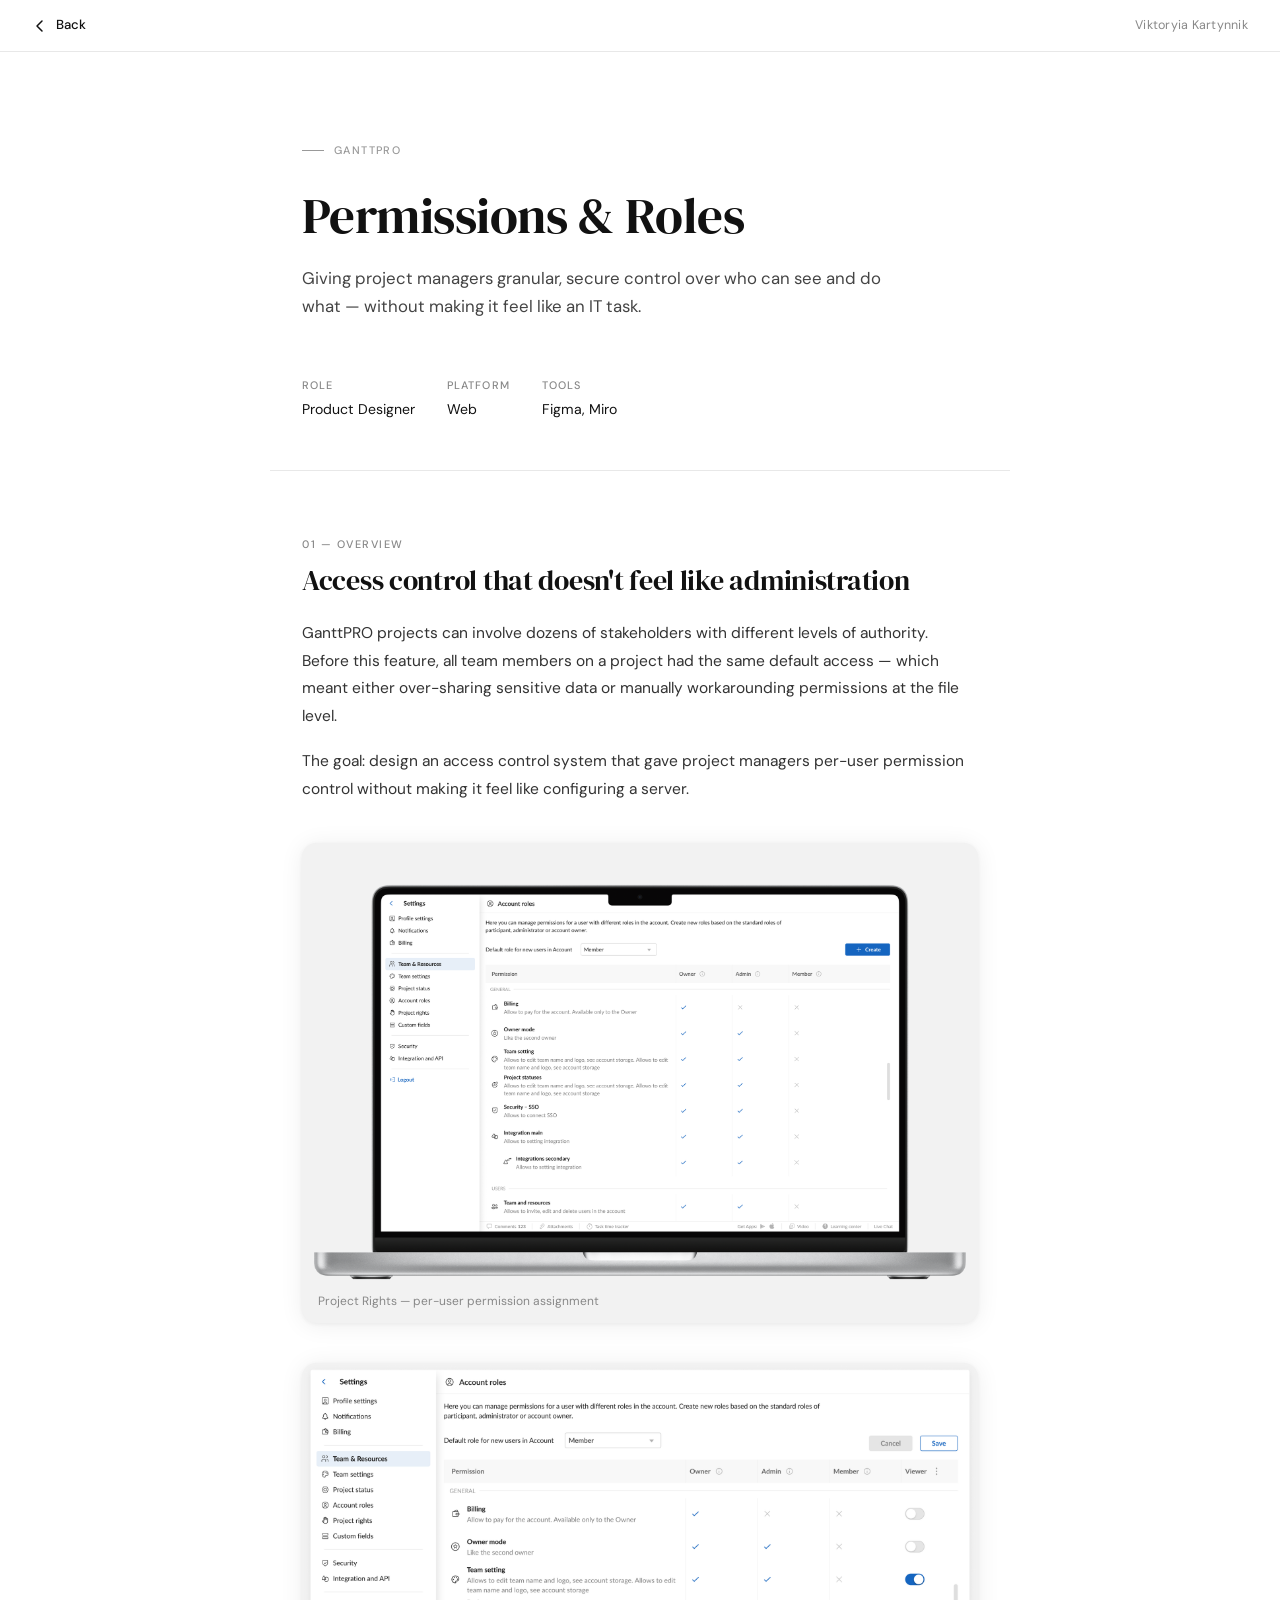
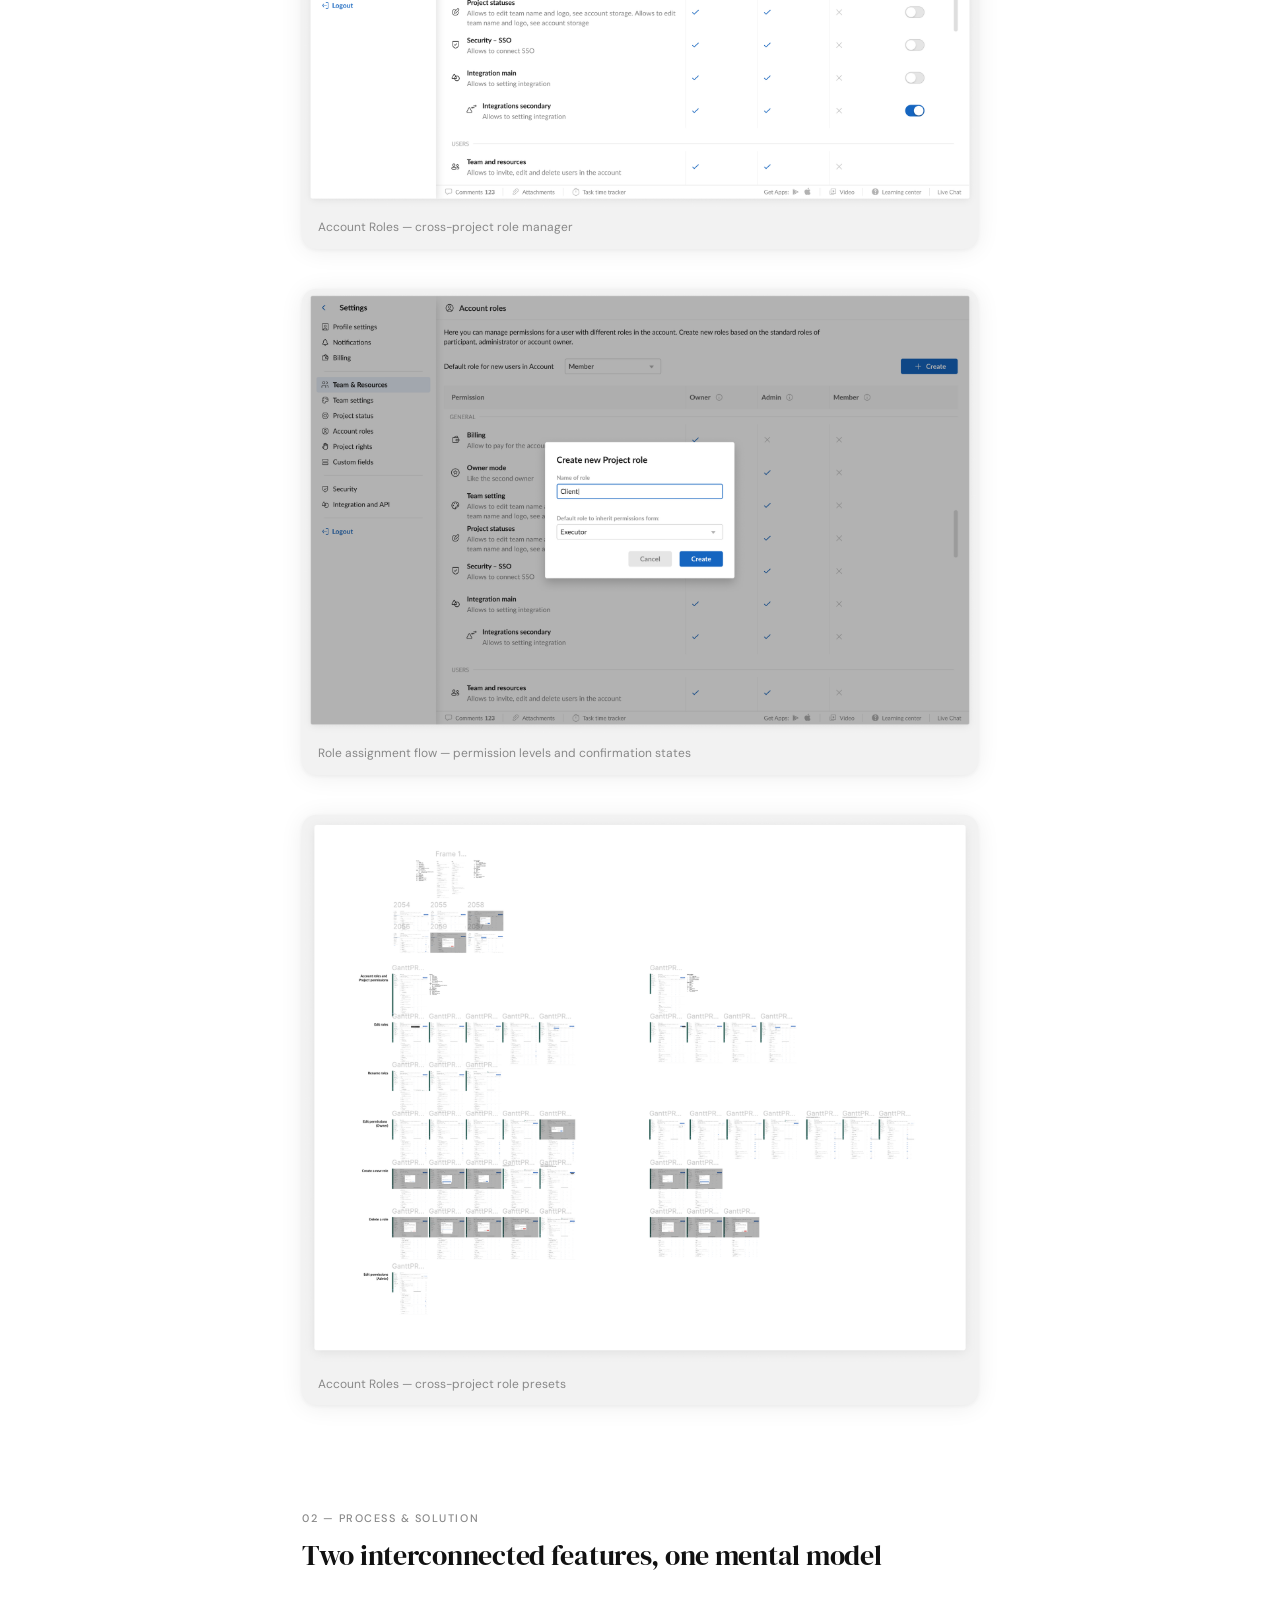
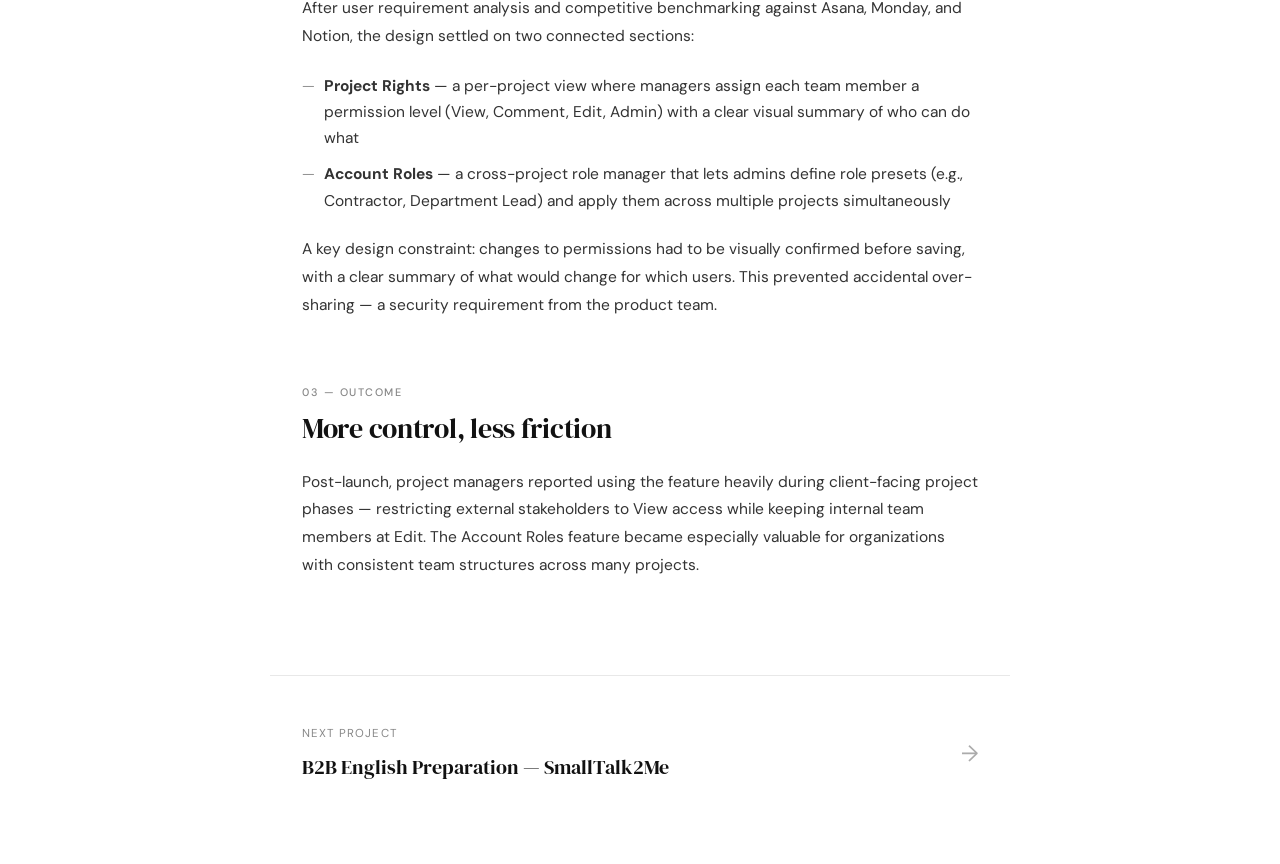
<file: projects/permissions-roles.html>
<!DOCTYPE html>
<html lang="en">
<head>
<meta charset="UTF-8">
<link rel="icon" type="image/x-icon" href="../favicon.ico">
<link rel="icon" type="image/png" href="../favicon.png">
<link rel="apple-touch-icon" href="../apple-touch-icon.png">
<meta name="viewport" content="width=device-width, initial-scale=1.0">
<title>Permissions & Roles — Viktoryia Kartynnik</title>
<meta name="description" content="Designing granular access control for GanttPRO — letting project managers decide who sees and does what.">
<link rel="stylesheet" href="../css/project.css?v=5">
<!-- Google tag (gtag.js) -->
<script async src="https://www.googletagmanager.com/gtag/js?id=G-SY1KEPDGD8"></script>
<script>
  window.dataLayer = window.dataLayer || [];
  function gtag(){dataLayer.push(arguments);}
  gtag('js', new Date());
  gtag('config', 'G-SY1KEPDGD8');
</script>
</head>
<body>
<div class="project-page">
<nav class="site-nav">
  <a class="nav-back" href="../index.html">
    <svg width="16" height="16" viewBox="0 0 16 16" fill="none"><path d="M10 3L5 8l5 5" stroke="currentColor" stroke-width="1.5" stroke-linecap="round" stroke-linejoin="round"/></svg>
    Back
  </a>
  <span class="nav-name">Viktoryia Kartynnik</span>
</nav>

<header class="hero">
  <span class="hero-tag">GanttPRO</span>
  <h1>Permissions &amp; Roles</h1>
  <p class="hero-sub">Giving project managers granular, secure control over who can see and do what — without making it feel like an IT task.</p>
</header>
<div class="meta-strip">
  <div class="meta-item"><span class="meta-label">Role</span><span class="meta-value">Product Designer</span></div>
  <div class="meta-item"><span class="meta-label">Platform</span><span class="meta-value">Web</span></div>
  <div class="meta-item"><span class="meta-label">Tools</span><span class="meta-value">Figma, Miro</span></div>
</div>
<div class="content">
  <div class="section">
    <div class="section-num">01 — Overview</div>
    <h2>Access control that doesn't feel like administration</h2>
    <p>GanttPRO projects can involve dozens of stakeholders with different levels of authority. Before this feature, all team members on a project had the same default access — which meant either over-sharing sensitive data or manually workarounding permissions at the file level.</p>
    <p>The goal: design an access control system that gave project managers per-user permission control without making it feel like configuring a server.</p>
  </div>
<div class="img-frame">
  <img src="../images/projects/Pro_14__-_5th_Gen_-_Silver.png" alt="Project Rights — per-user permission assignment" style="width:100%;height:auto;display:block;border-radius:8px;">
  <div class="img-caption">Project Rights — per-user permission assignment</div>
</div>
<div class="img-frame">
  <img loading="lazy" src="../images/projects/11118.png" alt="Account Roles — cross-project role manager" style="width:100%;height:auto;display:block;border-radius:8px;">
  <div class="img-caption">Account Roles — cross-project role manager</div>
</div>
<div class="img-frame">
  <img loading="lazy" src="../images/projects/111t19_1.png" alt="Permissions flow — role assignment and confirmation states" style="width:100%;height:auto;display:block;border-radius:8px;">
  <div class="img-caption">Role assignment flow — permission levels and confirmation states</div>
</div>

<div class="img-frame">
  <img loading="lazy" src="../images/projects/jjhj.png" alt="Account Roles — cross-project preset manager" style="width:100%;height:auto;display:block;border-radius:8px;">
  <div class="img-caption">Account Roles — cross-project role presets</div>
</div>

  <div class="section">
    <div class="section-num">02 — Process &amp; Solution</div>
    <h2>Two interconnected features, one mental model</h2>
    <p>After user requirement analysis and competitive benchmarking against Asana, Monday, and Notion, the design settled on two connected sections:</p>
    <ul>
      <li><strong>Project Rights</strong> — a per-project view where managers assign each team member a permission level (View, Comment, Edit, Admin) with a clear visual summary of who can do what</li>
      <li><strong>Account Roles</strong> — a cross-project role manager that lets admins define role presets (e.g., Contractor, Department Lead) and apply them across multiple projects simultaneously</li>
    </ul>
    <p>A key design constraint: changes to permissions had to be visually confirmed before saving, with a clear summary of what would change for which users. This prevented accidental over-sharing — a security requirement from the product team.</p>
  </div>
  <div class="section">
    <div class="section-num">03 — Outcome</div>
    <h2>More control, less friction</h2>
    <p>Post-launch, project managers reported using the feature heavily during client-facing project phases — restricting external stakeholders to View access while keeping internal team members at Edit. The Account Roles feature became especially valuable for organizations with consistent team structures across many projects.</p>
  </div>
</div>

<section class="next-project">
  <div>
    <div class="next-label">Next project</div>
    <a class="next-title" href="b2b-english.html">B2B English Preparation — SmallTalk2Me</a>
  </div>
  <a class="next-arrow" href="b2b-english.html">→</a>
</section>
</div></body></html>
</file>
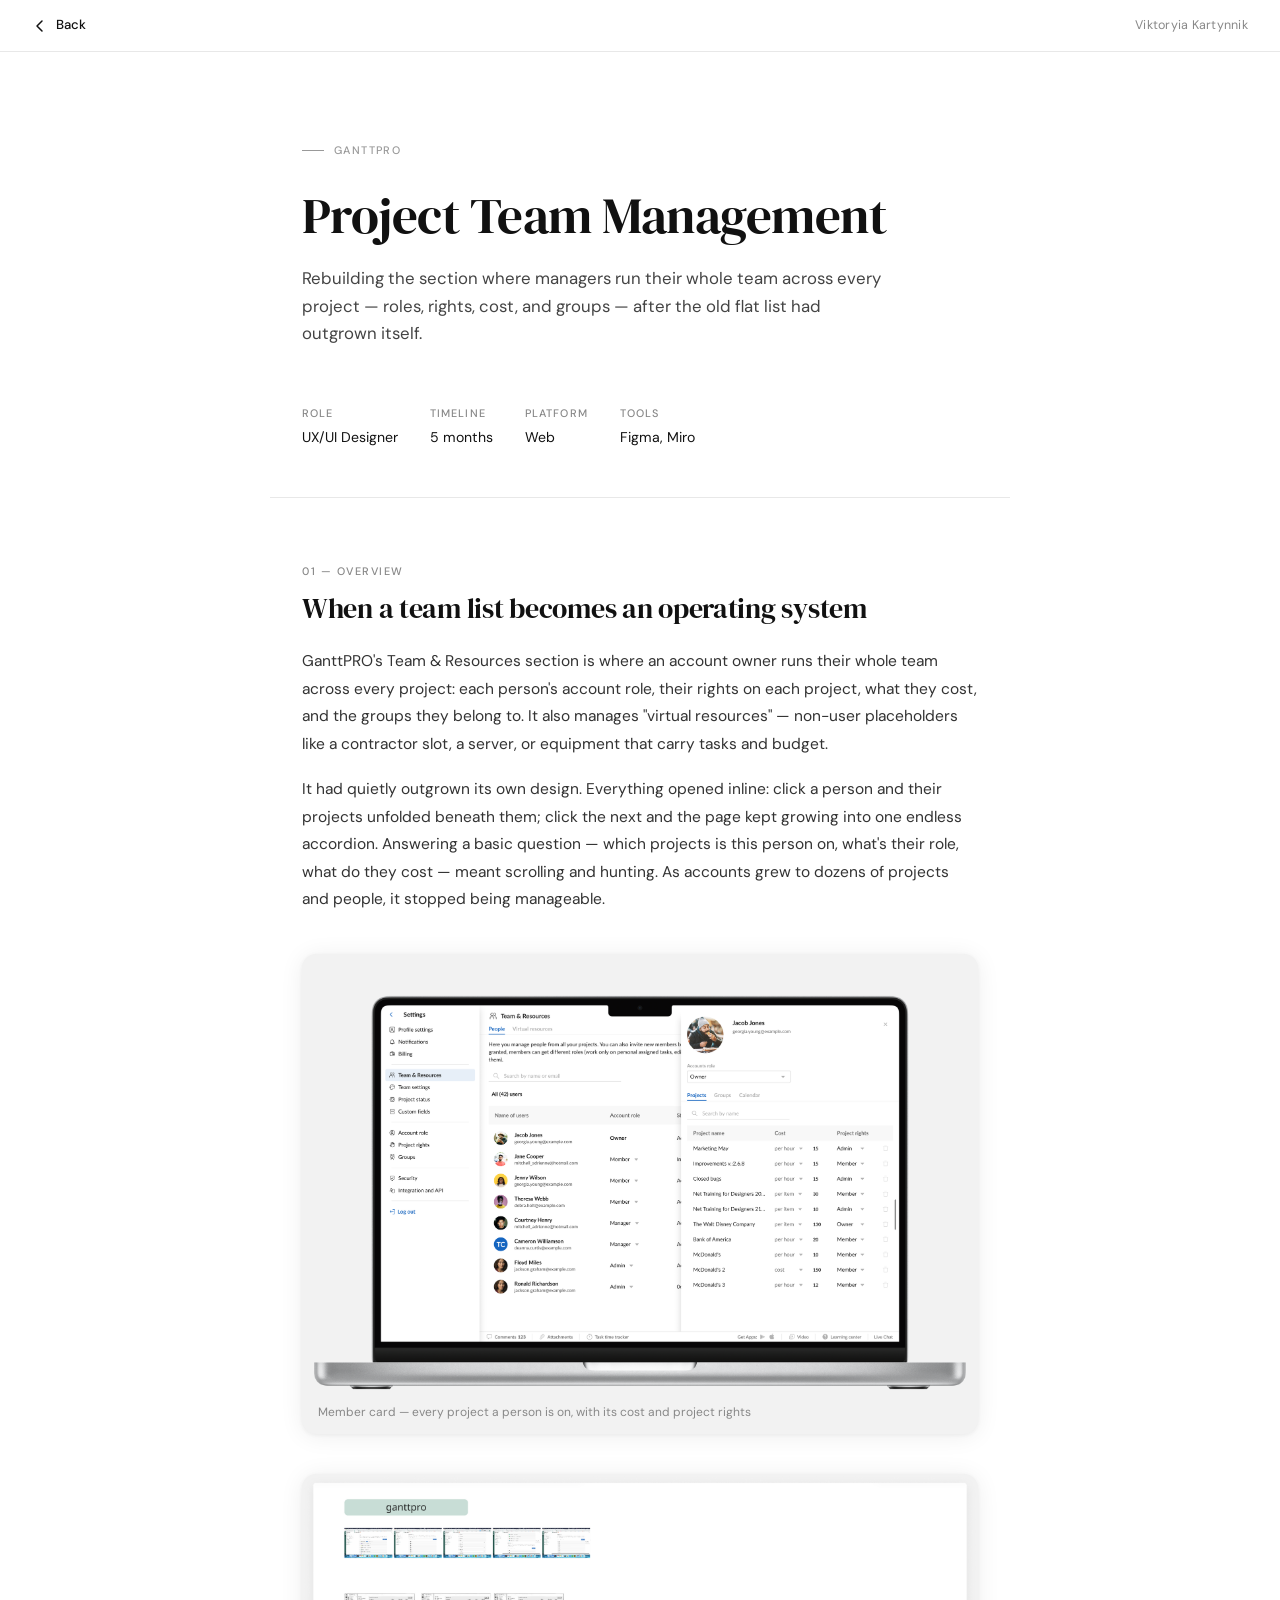
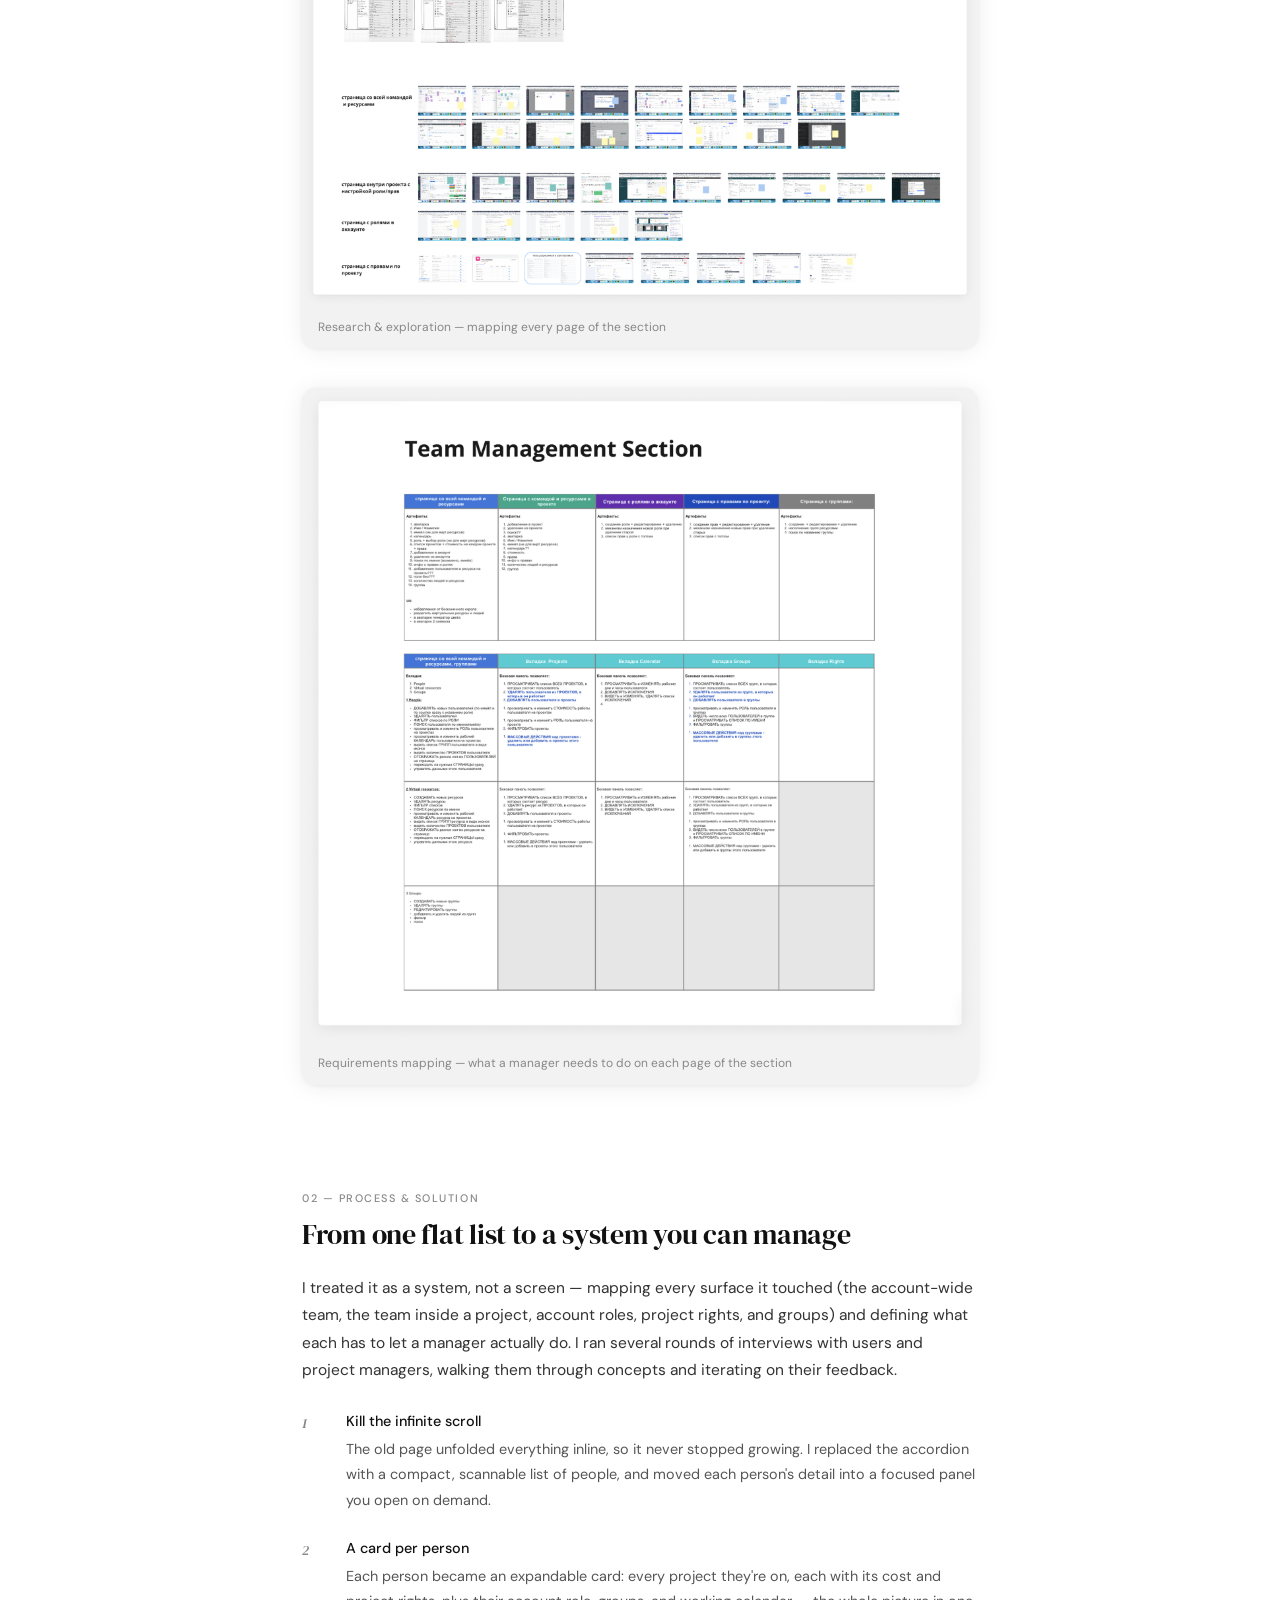
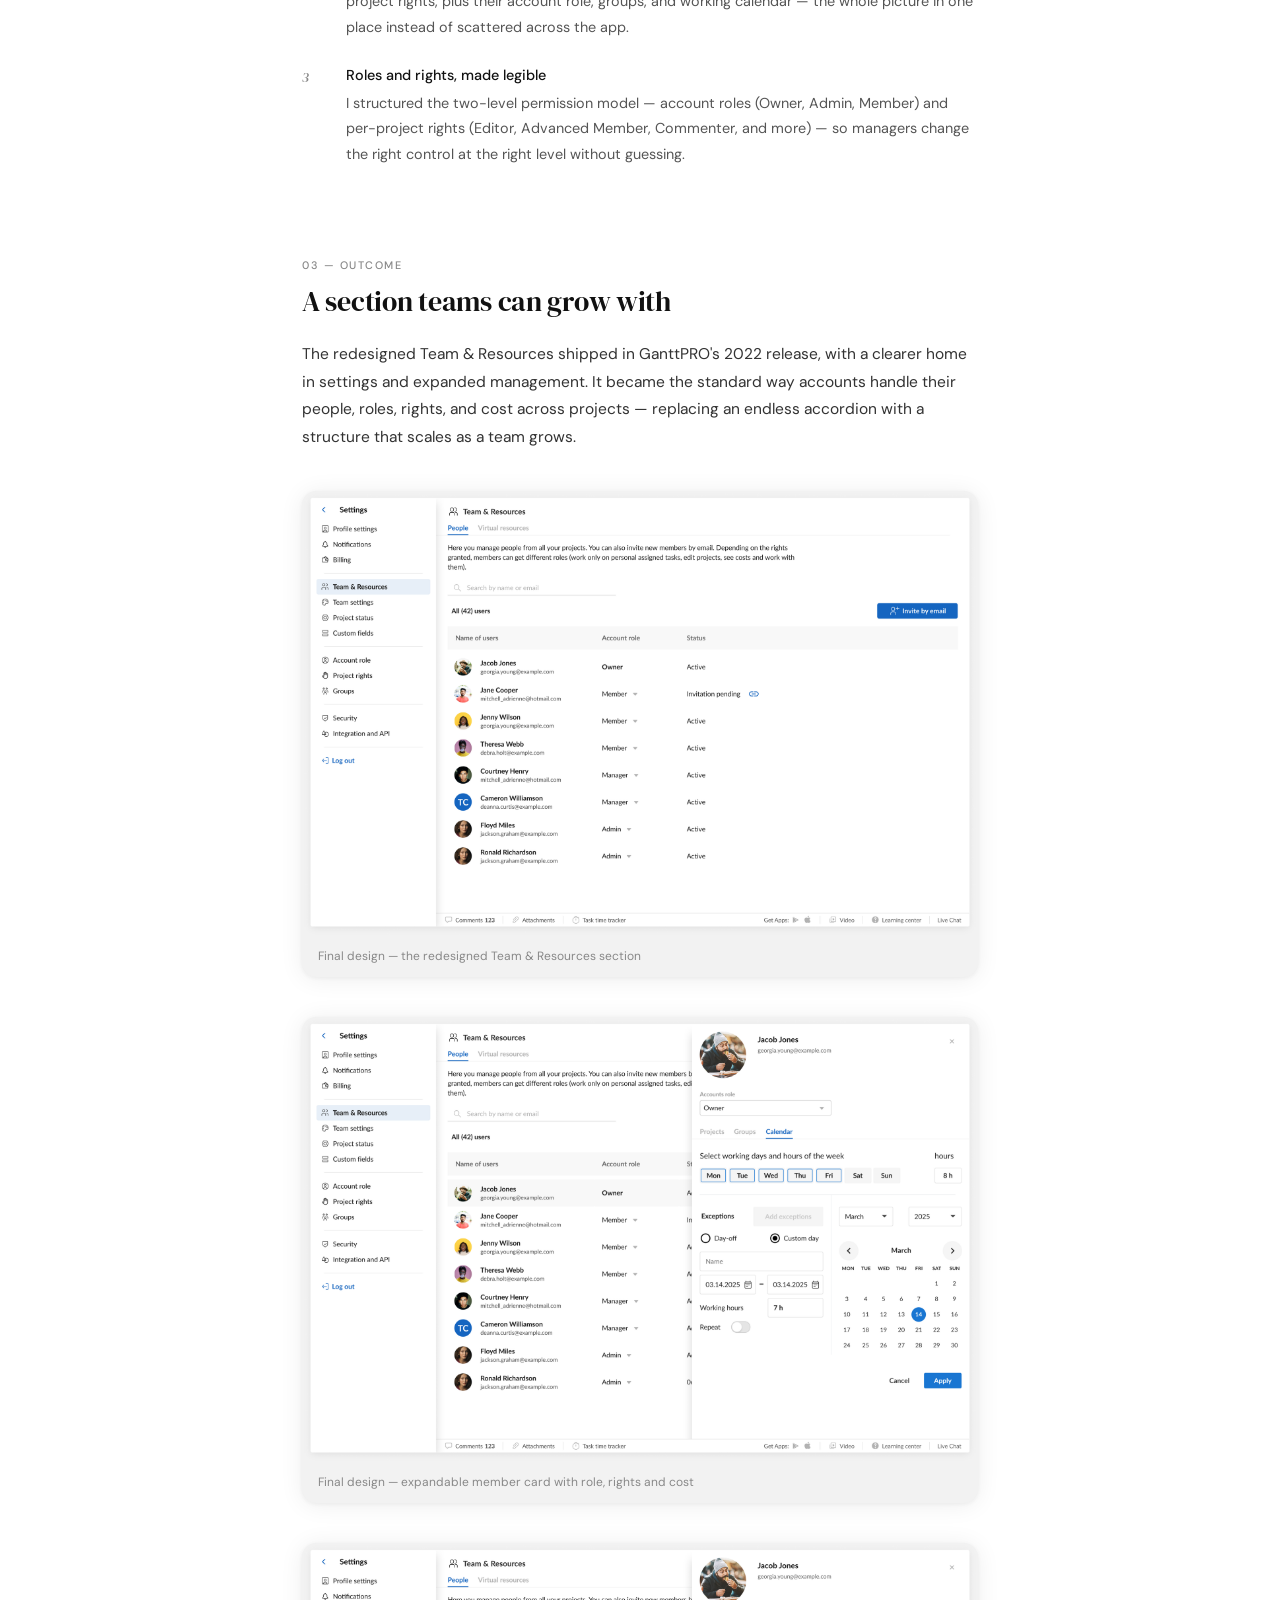
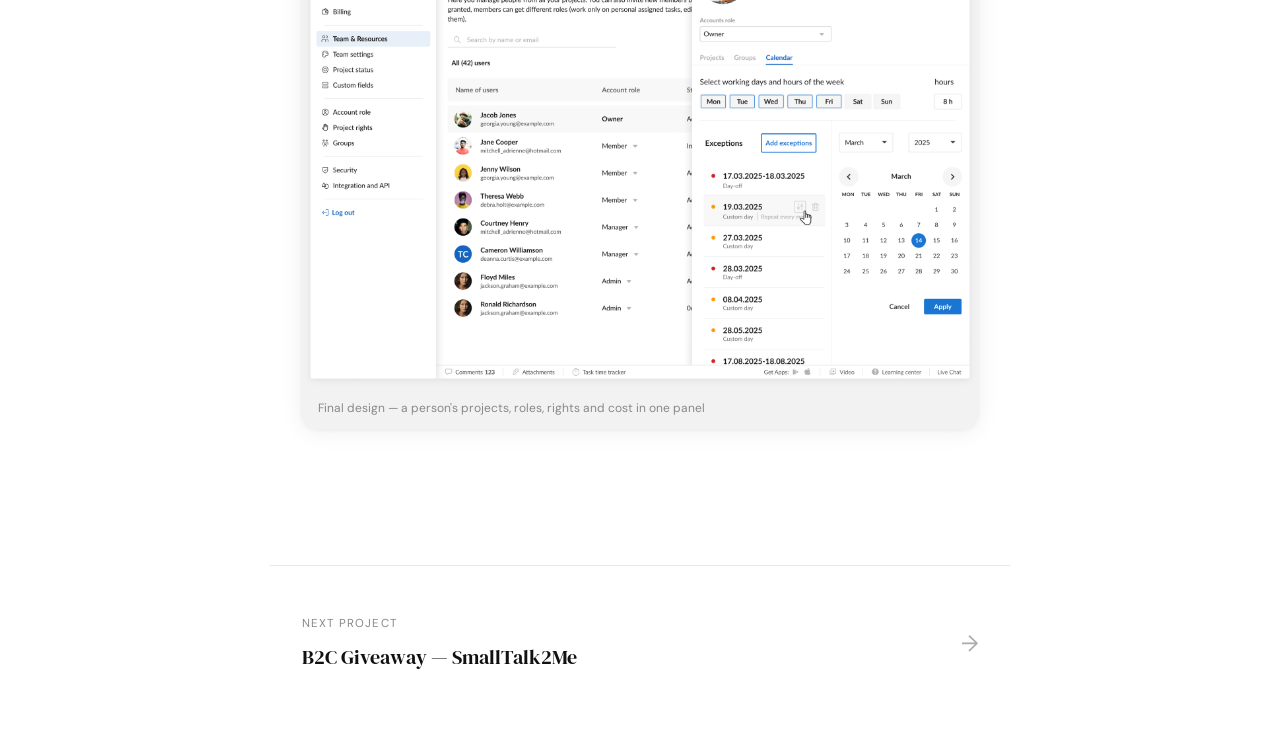
<file: projects/team-management.html>
<!DOCTYPE html>
<html lang="en">
<head>
<meta charset="UTF-8">
<link rel="icon" type="image/x-icon" href="../favicon.ico">
<link rel="icon" type="image/png" href="../favicon.png">
<link rel="apple-touch-icon" href="../apple-touch-icon.png">
<meta name="viewport" content="width=device-width, initial-scale=1.0">
<title>Project Team Management — Viktoryia Kartynnik</title>
<meta name="description" content="Rebuilding GanttPRO's Team & Resources section — managing people, roles, rights, and cost across every project.">
<link rel="stylesheet" href="../css/project.css?v=5">
<!-- Google tag (gtag.js) -->
<script async src="https://www.googletagmanager.com/gtag/js?id=G-SY1KEPDGD8"></script>
<script>
  window.dataLayer = window.dataLayer || [];
  function gtag(){dataLayer.push(arguments);}
  gtag('js', new Date());
  gtag('config', 'G-SY1KEPDGD8');
</script>
</head>
<body>
<div class="project-page">
<nav class="site-nav">
  <a class="nav-back" href="../index.html">
    <svg width="16" height="16" viewBox="0 0 16 16" fill="none"><path d="M10 3L5 8l5 5" stroke="currentColor" stroke-width="1.5" stroke-linecap="round" stroke-linejoin="round"/></svg>
    Back
  </a>
  <span class="nav-name">Viktoryia Kartynnik</span>
</nav>

<header class="hero">
  <span class="hero-tag">GanttPRO</span>
  <h1>Project Team Management</h1>
  <p class="hero-sub">Rebuilding the section where managers run their whole team across every project — roles, rights, cost, and groups — after the old flat list had outgrown itself.</p>
</header>
<div class="meta-strip">
  <div class="meta-item"><span class="meta-label">Role</span><span class="meta-value">UX/UI Designer</span></div>
  <div class="meta-item"><span class="meta-label">Timeline</span><span class="meta-value">5 months</span></div>
  <div class="meta-item"><span class="meta-label">Platform</span><span class="meta-value">Web</span></div>
  <div class="meta-item"><span class="meta-label">Tools</span><span class="meta-value">Figma, Miro</span></div>
</div>
<div class="content">
  <div class="section">
    <div class="section-num">01 — Overview</div>
    <h2>When a team list becomes an operating system</h2>
    <p>GanttPRO's Team &amp; Resources section is where an account owner runs their whole team across every project: each person's account role, their rights on each project, what they cost, and the groups they belong to. It also manages "virtual resources" — non-user placeholders like a contractor slot, a server, or equipment that carry tasks and budget.</p>
    <p>It had quietly outgrown its own design. Everything opened inline: click a person and their projects unfolded beneath them; click the next and the page kept growing into one endless accordion. Answering a basic question — which projects is this person on, what's their role, what do they cost — meant scrolling and hunting. As accounts grew to dozens of projects and people, it stopped being manageable.</p>
  </div>
<div class="img-frame">
  <img src="../images/projects/ghghg.png" alt="Member card — every project a person is on, with its cost and project rights" style="width:100%;height:auto;display:block;border-radius:8px;">
  <div class="img-caption">Member card — every project a person is on, with its cost and project rights</div>
</div>
<div class="img-frame">
  <img loading="lazy" src="../images/projects/Screenshot_2024-12-30_at_4.41.35_PM.png" alt="Research and exploration — mapping every page of the section" style="width:100%;height:auto;display:block;border-radius:8px;">
  <div class="img-caption">Research &amp; exploration — mapping every page of the section</div>
</div>
<div class="img-frame">
  <img loading="lazy" src="../images/projects/Screenshot_2024-12-30_at_4.44.25_PM.png" alt="Requirements mapping — what a manager needs to do on each page" style="width:100%;height:auto;display:block;border-radius:8px;">
  <div class="img-caption">Requirements mapping — what a manager needs to do on each page of the section</div>
</div>

  <div class="section">
    <div class="section-num">02 — Process &amp; Solution</div>
    <h2>From one flat list to a system you can manage</h2>
    <p>I treated it as a system, not a screen — mapping every surface it touched (the account-wide team, the team inside a project, account roles, project rights, and groups) and defining what each has to let a manager actually do. I ran several rounds of interviews with users and project managers, walking them through concepts and iterating on their feedback.</p>
    <div class="steps">
      <div class="step"><span class="step-num">1</span><div class="step-body"><strong>Kill the infinite scroll</strong><p>The old page unfolded everything inline, so it never stopped growing. I replaced the accordion with a compact, scannable list of people, and moved each person's detail into a focused panel you open on demand.</p></div></div>
      <div class="step"><span class="step-num">2</span><div class="step-body"><strong>A card per person</strong><p>Each person became an expandable card: every project they're on, each with its cost and project rights, plus their account role, groups, and working calendar — the whole picture in one place instead of scattered across the app.</p></div></div>
      <div class="step"><span class="step-num">3</span><div class="step-body"><strong>Roles and rights, made legible</strong><p>I structured the two-level permission model — account roles (Owner, Admin, Member) and per-project rights (Editor, Advanced Member, Commenter, and more) — so managers change the right control at the right level without guessing.</p></div></div>
    </div>
  </div>
  <div class="section">
    <div class="section-num">03 — Outcome</div>
    <h2>A section teams can grow with</h2>
    <p>The redesigned Team &amp; Resources shipped in GanttPRO's 2022 release, with a clearer home in settings and expanded management. It became the standard way accounts handle their people, roles, rights, and cost across projects — replacing an endless accordion with a structure that scales as a team grows.</p>
  </div>

<div class="img-frame">
  <img loading="lazy" src="../images/projects/11.png" alt="Final design — the redesigned Team and Resources section" style="width:100%;height:auto;display:block;border-radius:8px;">
  <div class="img-caption">Final design — the redesigned Team &amp; Resources section</div>
</div>

<div class="img-frame">
  <img loading="lazy" src="../images/projects/11111.png" alt="Final design — expandable member card with role, rights and cost" style="width:100%;height:auto;display:block;border-radius:8px;">
  <div class="img-caption">Final design — expandable member card with role, rights and cost</div>
</div>

<div class="img-frame">
  <img loading="lazy" src="../images/projects/1111.png" alt="Final design — a person's projects, roles, rights and cost in one panel" style="width:100%;height:auto;display:block;border-radius:8px;">
  <div class="img-caption">Final design — a person's projects, roles, rights and cost in one panel</div>
</div>

</div>

<section class="next-project">
  <div>
    <div class="next-label">Next project</div>
    <a class="next-title" href="b2c-giveaway.html">B2C Giveaway — SmallTalk2Me</a>
  </div>
  <a class="next-arrow" href="b2c-giveaway.html">→</a>
</section>
</div></body></html>
</file>
<file: css/project.css>
@import url('https://fonts.googleapis.com/css2?family=DM+Serif+Display:ital@0;1&family=DM+Sans:ital,wght@0,300;0,400;0,500;1,300;1,400&display=swap');

*, *::before, *::after { box-sizing: border-box; margin: 0; padding: 0; }

:root {
  --bg:        #ffffff;
  --text:      #111111;
  --muted:     #888888;
  --rule:      #e8e8e8;
  --accent:    #cce4f8;
  --accent-dk: #3a9fda;
  --tag-bg:    #f2f2f2;
  --max:       740px;
  --serif:     'DM Serif Display', Georgia, serif;
  --sans:      'DM Sans', system-ui, sans-serif;
}

html, body {
  background: var(--bg);
  color: var(--text);
  font-family: var(--sans);
  font-size: 16px;
  line-height: 1.7;
  -webkit-font-smoothing: antialiased;
}

/* ─── TOP NAV ─── */
.site-nav {
  position: fixed;
  top: 0; left: 0; right: 0;
  z-index: 100;
  background: rgba(255,255,255,0.88);
  backdrop-filter: blur(12px);
  -webkit-backdrop-filter: blur(12px);
  border-bottom: 1px solid var(--rule);
  padding: 0 2rem;
  height: 52px;
  display: flex;
  align-items: center;
  justify-content: space-between;
}
.nav-back {
  display: inline-flex;
  align-items: center;
  gap: 8px;
  text-decoration: none;
  color: var(--text);
  font-size: 0.82rem;
  font-weight: 500;
  letter-spacing: 0.01em;
  transition: opacity 0.15s;
}
.nav-back:hover { opacity: 0.55; }
.nav-back svg { flex-shrink: 0; }
.nav-name {
  font-size: 0.78rem;
  color: var(--muted);
  letter-spacing: 0.02em;
}

/* ─── PAGE WRAPPER ─── */
.project-page {
  padding-top: 52px;
}

/* ─── HERO ─── */
.hero {
  max-width: var(--max);
  margin: 0 auto;
  padding: 5rem 2rem 3.5rem;
}
.hero-tag {
  display: inline-flex;
  align-items: center;
  gap: 10px;
  font-size: 0.68rem;
  font-weight: 500;
  letter-spacing: 0.13em;
  text-transform: uppercase;
  color: #999;
  margin-bottom: 1.6rem;
}
.hero-tag::before {
  content: '';
  display: inline-block;
  width: 22px;
  height: 1px;
  background: currentColor;
  flex-shrink: 0;
}
.hero h1 {
  font-family: var(--serif);
  font-size: clamp(2rem, 5vw, 3.2rem);
  font-weight: 400;
  line-height: 1.18;
  letter-spacing: -0.01em;
  margin-bottom: 1.2rem;
}
.hero-sub {
  font-size: 1.05rem;
  color: #444;
  line-height: 1.65;
  max-width: 580px;
}

/* ─── META STRIP ─── */
.meta-strip {
  max-width: var(--max);
  margin: 0 auto 0;
  padding: 0 2rem 3rem;
  display: flex;
  flex-wrap: wrap;
  gap: 2rem;
  border-bottom: 1px solid var(--rule);
}
.meta-item {
  display: flex;
  flex-direction: column;
  gap: 3px;
}
.meta-label {
  font-size: 0.68rem;
  font-weight: 500;
  letter-spacing: 0.1em;
  text-transform: uppercase;
  color: var(--muted);
}
.meta-value {
  font-size: 0.88rem;
  color: var(--text);
  font-weight: 400;
}

/* ─── CONTENT SECTIONS ─── */
.content {
  max-width: var(--max);
  margin: 0 auto;
  padding: 0 2rem 6rem;
}

.section {
  padding-top: 4rem;
}

.section-num {
  font-size: 0.68rem;
  font-weight: 500;
  letter-spacing: 0.14em;
  text-transform: uppercase;
  color: var(--muted);
  margin-bottom: 0.6rem;
}

.section h2 {
  font-family: var(--serif);
  font-size: clamp(1.35rem, 3vw, 1.75rem);
  font-weight: 400;
  line-height: 1.25;
  margin-bottom: 1.4rem;
  letter-spacing: -0.01em;
}

.section p {
  font-size: 0.97rem;
  line-height: 1.78;
  color: #333;
  margin-bottom: 1.1rem;
}

.section p:last-child { margin-bottom: 0; }

/* Callout / highlight box */
.callout {
  border-left: 2px solid #d0d0d0;
  padding: 0.6rem 1.4rem;
  margin: 2rem 0;
  font-size: 0.95rem;
  line-height: 1.7;
  color: #555;
  font-style: italic;
}
.callout strong { font-weight: 500; font-style: normal; color: #222; }

/* Bulleted list */
.section ul {
  padding-left: 0;
  list-style: none;
  margin: 1rem 0 1.1rem;
}
.section ul li {
  font-size: 0.97rem;
  line-height: 1.7;
  color: #333;
  padding: 0.3rem 0 0.3rem 1.4rem;
  position: relative;
}
.section ul li::before {
  content: '—';
  position: absolute;
  left: 0;
  color: var(--muted);
  font-weight: 300;
}

/* Outcome stats row */
.stats-row {
  display: flex;
  flex-wrap: wrap;
  gap: 1.5rem;
  margin: 2rem 0;
}
.stat-card {
  flex: 1 1 160px;
  background: var(--tag-bg);
  border-radius: 12px;
  padding: 1.2rem 1.4rem;
  min-width: 140px;
}
.stat-num {
  font-family: var(--serif);
  font-size: 2rem;
  font-weight: 400;
  color: var(--text);
  line-height: 1;
  margin-bottom: 0.3rem;
}
.stat-label {
  font-size: 0.78rem;
  color: var(--muted);
  line-height: 1.4;
}

/* ─── IMAGE FRAMES ─── */
.img-frame {
  margin: 2.5rem 0;
  border-radius: 14px;
  overflow: hidden;
  background: var(--tag-bg);
  box-shadow: 0 2px 24px rgba(0,0,0,0.07), 0 1px 4px rgba(0,0,0,0.05);
}
.img-frame img {
  width: 100%;
  height: auto;
  display: block;
}

/* Placeholder frame — swap src to real image when ready */
.img-placeholder {
  width: 100%;
  aspect-ratio: 16 / 9;
  background: linear-gradient(135deg, #d8ecf8 0%, #e8f4fd 40%, #cce4f8 100%);
  display: flex;
  flex-direction: column;
  align-items: center;
  justify-content: center;
  gap: 10px;
  color: #6aadce;
  user-select: none;
}
.img-placeholder svg { opacity: 0.6; }
.img-placeholder-label {
  font-size: 0.75rem;
  letter-spacing: 0.06em;
  text-transform: uppercase;
  opacity: 0.7;
}

.img-caption {
  padding: 0.6rem 1rem 0.8rem;
  font-size: 0.75rem;
  color: var(--muted);
  line-height: 1.5;
}

/* Full-bleed wide frame (extends slightly past column) */
.img-frame.wide {
  margin-left: -3rem;
  margin-right: -3rem;
  border-radius: 8px;
}

/* ─── PROCESS STEPS ─── */
.steps {
  display: flex;
  flex-direction: column;
  gap: 1.4rem;
  margin: 1.5rem 0;
}
.step {
  display: grid;
  grid-template-columns: 28px 1fr;
  gap: 1rem;
  align-items: start;
}
.step-num {
  font-family: var(--serif);
  font-size: 0.9rem;
  color: var(--muted);
  padding-top: 2px;
  font-style: italic;
}
.step-body strong {
  display: block;
  font-size: 0.9rem;
  font-weight: 500;
  margin-bottom: 0.2rem;
  color: var(--text);
}
.step-body p {
  font-size: 0.9rem;
  color: #555;
  margin-bottom: 0 !important;
}

/* ─── SECTION RULE ─── */
.section-rule {
  border: none;
  border-top: 1px solid var(--rule);
  margin: 0;
}

/* ─── NEXT PROJECT ─── */
.next-project {
  max-width: var(--max);
  margin: 0 auto;
  padding: 3rem 2rem 5rem;
  border-top: 1px solid var(--rule);
  display: flex;
  justify-content: space-between;
  align-items: center;
  flex-wrap: wrap;
  gap: 1rem;
}
.next-label {
  font-size: 0.72rem;
  letter-spacing: 0.1em;
  text-transform: uppercase;
  color: var(--muted);
  margin-bottom: 0.4rem;
}
.next-title {
  font-family: var(--serif);
  font-size: 1.25rem;
  font-weight: 400;
  color: var(--text);
  text-decoration: none;
  display: block;
  transition: opacity 0.15s;
}
.next-title:hover { opacity: 0.55; }
.next-arrow {
  text-decoration: none;
  color: var(--text);
  font-size: 1.4rem;
  opacity: 0.35;
  transition: opacity 0.15s, transform 0.15s;
}
.next-arrow:hover { opacity: 0.7; transform: translateX(4px); }

/* ─── COMPONENT COMPARE ─── */
.component-compare {
  display: grid;
  grid-template-columns: 1fr 1fr;
  gap: 1.2rem;
  margin: 2rem 0;
  align-items: start;
}
@media (max-width: 560px) {
  .component-compare { grid-template-columns: 1fr; }
}
.compare-item {
  display: flex;
  flex-direction: column;
  gap: 0.6rem;
}
.compare-label {
  font-size: 0.68rem;
  font-weight: 500;
  letter-spacing: 0.1em;
  text-transform: uppercase;
  color: var(--muted);
}

/* Before — original flat style */
.alert-v1 {
  background: #fce8e8;
  border-radius: 8px;
  padding: 0.85rem 1.1rem;
  font-size: 0.875rem;
  color: #333;
  line-height: 1.55;
}

/* After — improved */
.alert-v2 {
  display: flex;
  align-items: flex-start;
  gap: 0.75rem;
  background: #fffbeb;
  border-left: 3px solid #f59e0b;
  border-radius: 0 8px 8px 0;
  padding: 0.9rem 1.1rem;
}
.alert-v2-icon {
  flex-shrink: 0;
  margin-top: 1px;
}
.alert-v2-title {
  font-size: 0.875rem;
  font-weight: 500;
  color: #111;
  line-height: 1.4;
  margin-bottom: 0.18rem !important;
}
.alert-v2-desc {
  font-size: 0.82rem;
  color: #666;
  line-height: 1.55;
  margin-bottom: 0 !important;
}

/* ─── RESPONSIVE ─── */
@media (max-width: 640px) {
  .hero { padding: 3.5rem 1.2rem 2.5rem; }
  .meta-strip { padding: 0 1.2rem 2rem; gap: 1.2rem; }
  .content { padding: 0 1.2rem 4rem; }
  .img-frame.wide { margin-left: -1.2rem; margin-right: -1.2rem; }
  .stats-row { gap: 0.8rem; }
  .site-nav { padding: 0 1.2rem; }
  .next-project { padding: 2.5rem 1.2rem 4rem; }
}
</file>
